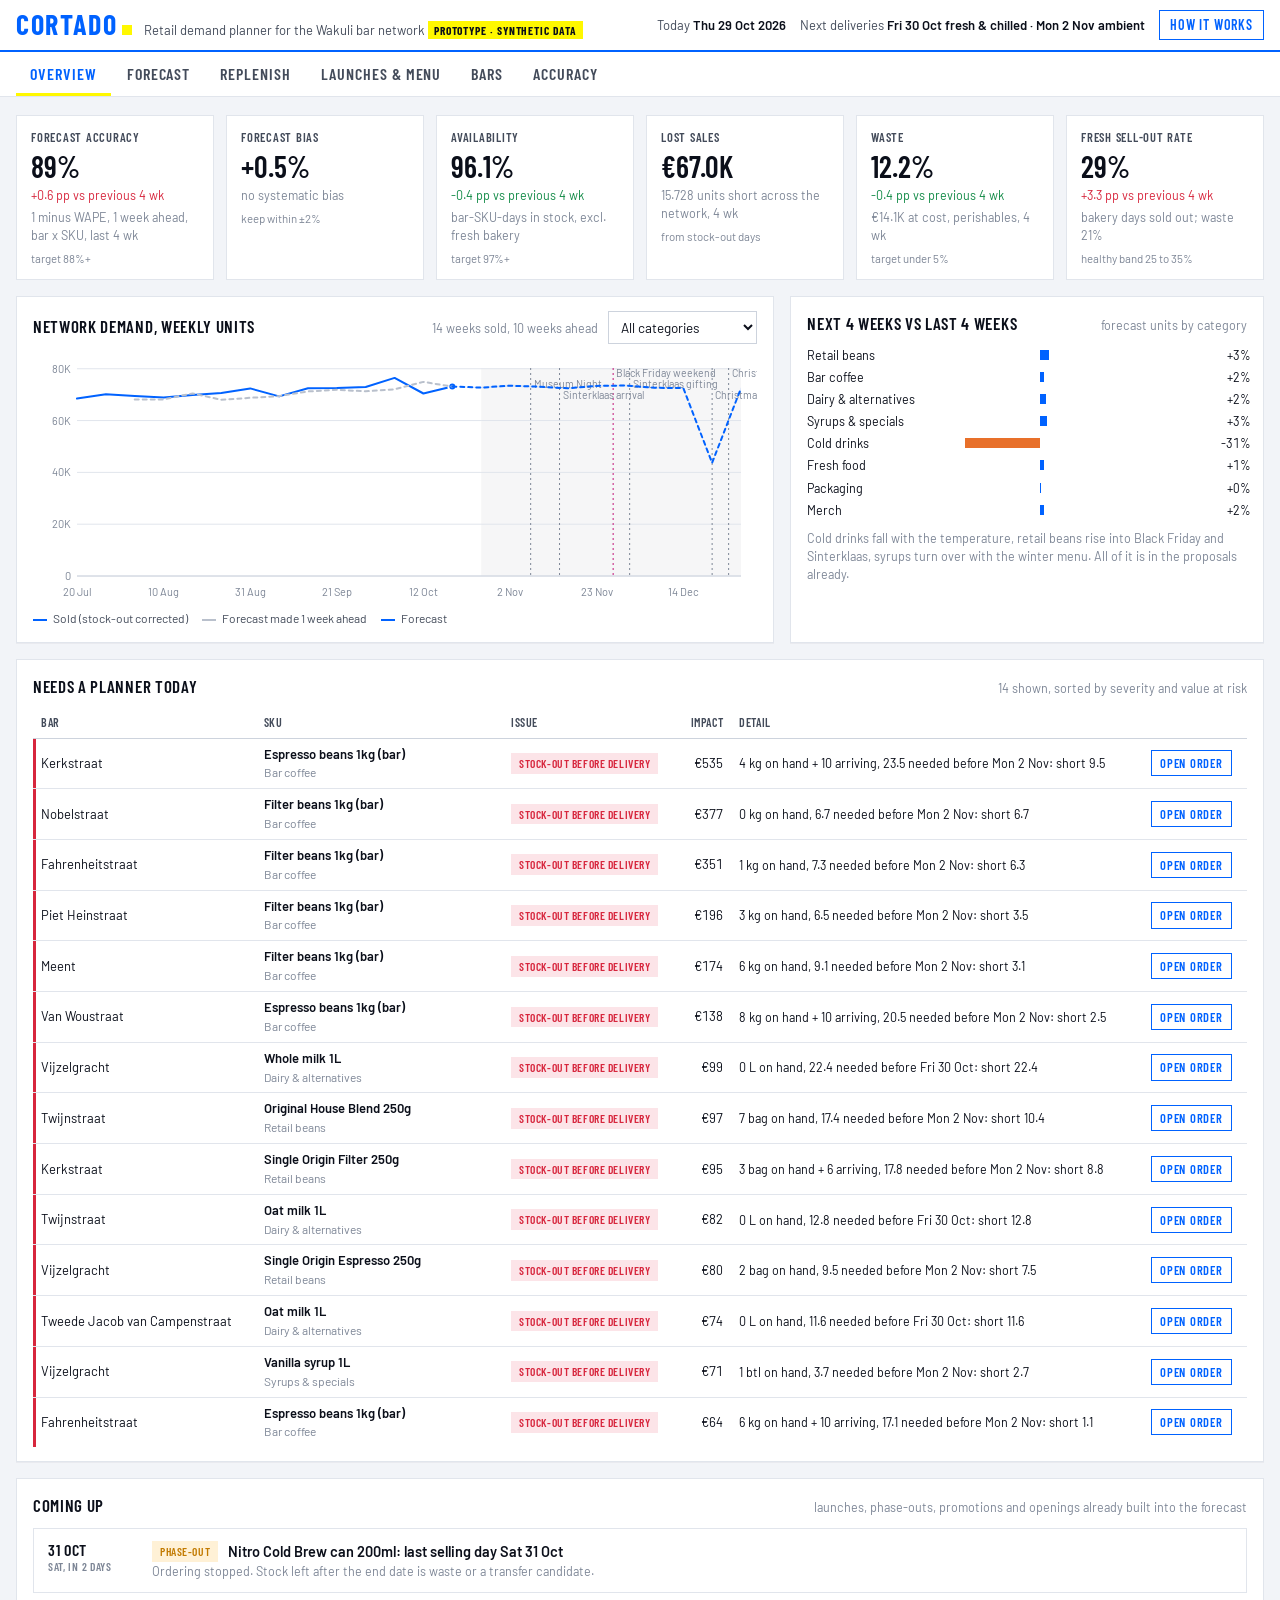
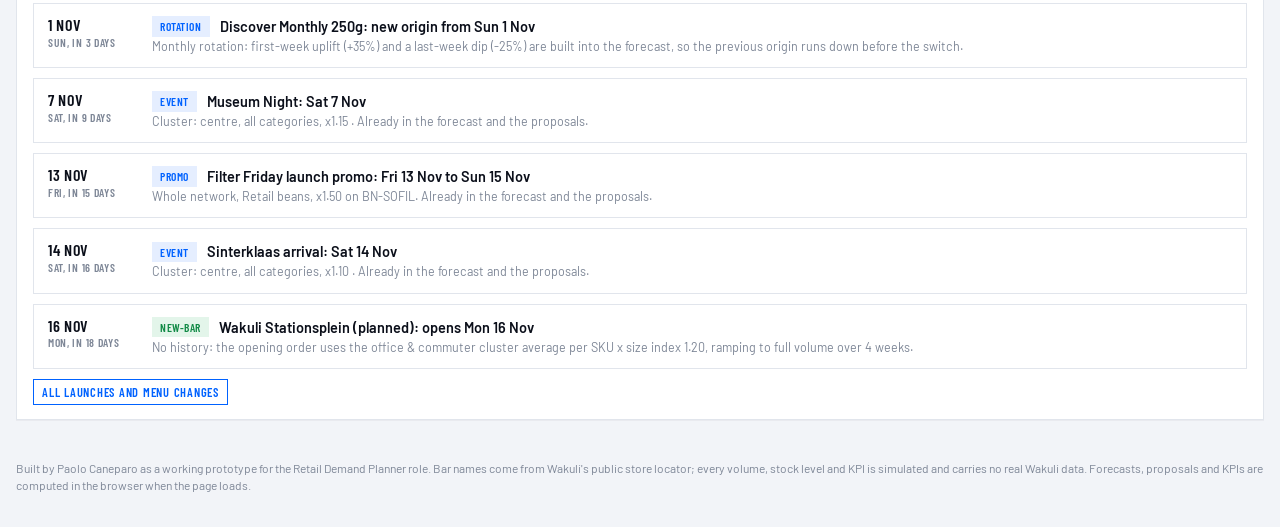
<file: index.html>
<!doctype html>
<html lang="en">
<head>
<meta charset="utf-8">
<meta name="viewport" content="width=device-width, initial-scale=1, viewport-fit=cover">
<meta name="color-scheme" content="light dark">
<style>:root{padding-top:env(safe-area-inset-top,0px);padding-bottom:env(safe-area-inset-bottom,0px)}img{max-width:100%}[hidden]{display:none!important}</style>
<title>Cortado Planner</title>
<meta name="claude:viewport-fit-sides" content="cover">
<link rel="preconnect" href="https://fonts.googleapis.com"><link rel="preconnect" href="https://fonts.gstatic.com" crossorigin>
<link rel="stylesheet" href="https://fonts.googleapis.com/css2?family=Barlow+Condensed:wght@600;700&family=Barlow:wght@400;500;600&display=swap">
<style>
/* Layout: a white working surface on a cool grey plane, square corners, condensed caps for labels (Wakuli's own visual grammar), blue as the single accent, yellow only where the planner acts. */
:root{
  --bg:#F2F4F8; --surface:#FFFFFF; --surface-2:#F7F8FB; --ink:#0B0F1A; --ink-2:#434B5A; --muted:#7D8696; --line:#E1E5EC; --line-2:#CDD3DD;
  --accent:#0062FF; --accent-ink:#FFFFFF; --accent-soft:#E5EEFF; --highlight:#FFF800; --highlight-ink:#0B0F1A; --sky:#83DDF6;
  --good:#118A46; --good-soft:#E3F5EA; --warn:#C27A00; --warn-soft:#FFF1D6; --crit:#D7263D; --crit-soft:#FCE4E8;
  --s1:#0062FF; --s2:#E8702A; --s3:#0E9F6E; --s4:#D98E04; --s5:#C2187A; --grey-series:#B9C0CC;
  --font-display:"Barlow Condensed","Arial Narrow","Helvetica Neue",Arial,sans-serif;
  --font-body:"Barlow","Helvetica Neue",Arial,sans-serif;
  --shadow:0 1px 0 rgba(11,15,26,.04);
}
@media (prefers-color-scheme: dark){:root:not([data-theme="light"]){
  --bg:#0E121B; --surface:#161B26; --surface-2:#1C2230; --ink:#EEF1F6; --ink-2:#C0C7D3; --muted:#8792A3; --line:#273040; --line-2:#36405A;
  --accent:#4D8DFF; --accent-ink:#0B0F1A; --accent-soft:#1A2B4D; --highlight:#FFF800; --highlight-ink:#0B0F1A; --sky:#4FB7D8;
  --good:#2FBF71; --good-soft:#14301F; --warn:#F2A71B; --warn-soft:#3A2B0E; --crit:#FF5A6E; --crit-soft:#3D161C;
  --s1:#4D8DFF; --s2:#D9641F; --s3:#0F9A66; --s4:#C98500; --s5:#C0267A; --grey-series:#4A5468; color-scheme:dark;}}
:root[data-theme="dark"]{
  --bg:#0E121B; --surface:#161B26; --surface-2:#1C2230; --ink:#EEF1F6; --ink-2:#C0C7D3; --muted:#8792A3; --line:#273040; --line-2:#36405A;
  --accent:#4D8DFF; --accent-ink:#0B0F1A; --accent-soft:#1A2B4D; --highlight:#FFF800; --highlight-ink:#0B0F1A; --sky:#4FB7D8;
  --good:#2FBF71; --good-soft:#14301F; --warn:#F2A71B; --warn-soft:#3A2B0E; --crit:#FF5A6E; --crit-soft:#3D161C;
  --s1:#4D8DFF; --s2:#D9641F; --s3:#0F9A66; --s4:#C98500; --s5:#C0267A; --grey-series:#4A5468; color-scheme:dark;}
*{box-sizing:border-box}
html,body{height:100%}
body{margin:0;background:var(--bg);color:var(--ink);font-family:var(--font-body);font-size:14px;line-height:1.45;-webkit-font-smoothing:antialiased}
body::before{content:"";position:fixed;inset:0 0 auto;height:env(safe-area-inset-top,0px);z-index:10;background:var(--surface)}
h1,h2,h3,h4{margin:0;font-family:var(--font-display);font-weight:600;letter-spacing:.01em;text-wrap:balance}
h2{font-size:22px;text-transform:uppercase;letter-spacing:.03em}
h3{font-size:17px;text-transform:uppercase;letter-spacing:.04em}
p{margin:0}
a{color:var(--accent)}
button,input,select{font:inherit;color:inherit}
.wrap{max-width:1320px;margin:0 auto;padding-left:max(16px,env(safe-area-inset-left,0px));padding-right:max(16px,env(safe-area-inset-right,0px))}
/* header */
.top{background:var(--surface);border-bottom:2px solid var(--accent);position:sticky;top:env(safe-area-inset-top,0px);z-index:9}
.top .wrap{display:flex;flex-wrap:wrap;align-items:center;gap:8px 24px;padding-block:10px}
.brand{display:flex;align-items:baseline;gap:12px;flex-wrap:wrap}
.logo{font-family:var(--font-display);font-weight:700;font-size:28px;letter-spacing:.06em;color:var(--accent);text-transform:uppercase;line-height:1}
.logo i{display:inline-block;width:10px;height:10px;background:var(--highlight);margin-left:4px;vertical-align:baseline}
.sub{color:var(--ink-2);font-size:13px}
.ctx{margin-left:auto;color:var(--ink-2);font-size:13px;display:flex;gap:14px;flex-wrap:wrap;align-items:center}
.ctx b{color:var(--ink);font-weight:600}
.ctx .doc{font-family:var(--font-display);text-transform:uppercase;letter-spacing:.06em;font-size:14px;font-weight:600;border:1.5px solid var(--accent);padding:4px 10px;text-decoration:none}
.tabs{background:var(--surface);border-bottom:1px solid var(--line)}
.tabs .wrap{display:flex;gap:2px;overflow-x:auto;scrollbar-width:none}
.tabs button{background:none;border:0;border-bottom:3px solid transparent;padding:10px 14px 8px;font-family:var(--font-display);font-size:16px;font-weight:600;text-transform:uppercase;letter-spacing:.06em;color:var(--ink-2);cursor:pointer;white-space:nowrap}
.tabs button:hover{color:var(--ink)}
.tabs button[aria-current="page"]{color:var(--accent);border-bottom-color:var(--highlight)}
.tabs button:focus-visible,button:focus-visible,select:focus-visible,input:focus-visible{outline:2px solid var(--accent);outline-offset:2px}
main.wrap{padding-block:18px 40px;display:grid;gap:16px}
footer.wrap{padding-block:0 32px;color:var(--muted);font-size:12px}
/* cards & grid */
.card{background:var(--surface);border:1px solid var(--line);box-shadow:var(--shadow);padding:14px 16px;min-width:0}
.card.flat{box-shadow:none}
.card-h{display:flex;align-items:baseline;justify-content:space-between;gap:12px;flex-wrap:wrap;margin-bottom:10px}
.card-h .hint{color:var(--muted);font-size:12.5px}
.grid{display:grid;gap:16px}
.g2{grid-template-columns:minmax(0,1.6fr) minmax(0,1fr)}
.g2e{grid-template-columns:repeat(2,minmax(0,1fr))}
.g3{grid-template-columns:repeat(3,minmax(0,1fr))}
.g2b{grid-template-columns:minmax(0,1fr) minmax(0,1.05fr)}
.g2d{grid-template-columns:repeat(2,minmax(0,1fr))}
.kpis{display:grid;grid-template-columns:repeat(6,minmax(0,1fr));gap:12px}
.kpi{background:var(--surface);border:1px solid var(--line);padding:12px 14px;min-width:0;display:flex;flex-direction:column;gap:4px}
.kpi .l{font-family:var(--font-display);text-transform:uppercase;letter-spacing:.06em;font-size:12.5px;color:var(--ink-2);font-weight:600}
.kpi .v{font-size:30px;font-weight:600;line-height:1.05;font-family:var(--font-display)}
.kpi .d{font-size:12.5px;color:var(--muted)}
.kpi .d.good{color:var(--good)} .kpi .d.bad{color:var(--crit)}
.kpi .tgt{display:inline-block;margin-top:2px;font-size:11.5px;color:var(--muted)}
.eyebrow{font-family:var(--font-display);text-transform:uppercase;letter-spacing:.08em;font-size:12.5px;color:var(--muted);font-weight:600}
/* controls */
.filters{display:flex;flex-wrap:wrap;gap:8px 14px;align-items:center}
.filters label{display:flex;align-items:center;gap:6px;font-size:13px;color:var(--ink-2)}
select,input[type=text],input[type=number],input[type=date],textarea{background:var(--surface);border:1.5px solid var(--line-2);border-radius:0;padding:6px 8px;font-size:13.5px;color:var(--ink);min-width:0}
select{padding-right:6px}
textarea{width:100%;font-family:inherit;resize:vertical}
.btn{background:var(--surface);border:1.5px solid var(--accent);color:var(--accent);padding:6px 12px;cursor:pointer;font-family:var(--font-display);text-transform:uppercase;letter-spacing:.06em;font-size:14px;font-weight:600;border-radius:0}
.btn:hover{background:var(--accent-soft)}
.btn.primary{background:var(--highlight);color:var(--highlight-ink);border-color:var(--highlight-ink)}
.btn.primary:hover{filter:brightness(.96)}
.btn.sm{font-size:12.5px;padding:3px 8px}
.btn.ghost{border-color:var(--line-2);color:var(--ink-2)}
.seg{display:inline-flex;border:1.5px solid var(--line-2)}
.seg button{background:none;border:0;padding:5px 10px;cursor:pointer;font-size:13px;color:var(--ink-2)}
.seg button[aria-pressed="true"]{background:var(--accent);color:var(--accent-ink)}
.toggle{display:inline-flex;align-items:center;gap:6px;font-size:13px;color:var(--ink-2);cursor:pointer}
/* tables */
.scroll{overflow-x:auto;min-width:0}
table.data{border-collapse:collapse;width:100%;font-size:13px}
table.data th{font-family:var(--font-display);text-transform:uppercase;letter-spacing:.05em;font-size:12px;color:var(--ink-2);text-align:left;padding:6px 8px;border-bottom:1.5px solid var(--line-2);white-space:nowrap;font-weight:600}
table.data td{padding:6px 8px;border-bottom:1px solid var(--line);vertical-align:middle}
table.data tr:last-child td{border-bottom:0}
table.data .num,table.data td.num,table.data th.num{text-align:right;font-variant-numeric:tabular-nums}
table.data tr.click{cursor:pointer} table.data tr.click:hover td{background:var(--surface-2)}
table.data tr.sel td{background:var(--accent-soft)}
table.data.compact td,table.data.compact th{padding:4px 6px;font-size:12.5px}
table.data input.qty{width:68px;text-align:right;padding:3px 6px;font-variant-numeric:tabular-nums}
table.data input.qty.changed{border-color:var(--accent);background:var(--accent-soft)}
td.sku{min-width:230px} td.sku b{display:block;font-weight:600} td.sku span{color:var(--muted);font-size:12px}
td.nw{white-space:nowrap} .pills{min-width:150px}
tr.crit td:first-child{box-shadow:inset 3px 0 0 var(--crit)} tr.warn td:first-child{box-shadow:inset 3px 0 0 var(--warn)}
.pill{display:inline-block;padding:1px 7px;font-size:11.5px;font-family:var(--font-display);text-transform:uppercase;letter-spacing:.05em;font-weight:600;border:1px solid transparent;white-space:nowrap}
.pill.crit{background:var(--crit-soft);color:var(--crit)} .pill.warn{background:var(--warn-soft);color:var(--warn)} .pill.good{background:var(--good-soft);color:var(--good)} .pill.info{background:var(--accent-soft);color:var(--accent)} .pill.neutral{background:var(--surface-2);color:var(--ink-2);border-color:var(--line)}
.pills{display:flex;gap:4px;flex-wrap:wrap}
/* heatmap table */
table.heat{border-collapse:separate;border-spacing:2px;font-size:12.5px}
table.heat th{font-family:var(--font-display);text-transform:uppercase;letter-spacing:.04em;font-size:11.5px;color:var(--ink-2);text-align:left;padding:4px 6px;white-space:nowrap;font-weight:600}
table.heat thead th{text-align:center;vertical-align:bottom}
table.heat td{padding:5px 6px;text-align:right;font-variant-numeric:tabular-nums;background:color-mix(in oklab,var(--accent) calc(var(--p)*78%),var(--surface));color:var(--ink);min-width:54px}
table.heat td.deep{color:#fff}
table.heat td.na{background:var(--surface-2);color:var(--muted);text-align:center}
table.heat td.click{cursor:pointer}
/* charts */
.chart{position:relative;min-width:0}
.chart svg{display:block;max-width:100%;font-family:var(--font-body)}
.chart .grid{stroke:var(--line);stroke-width:1} .chart .axis{stroke:var(--line-2);stroke-width:1}
.chart .ax{fill:var(--muted);font-size:11px} .chart .lbl{fill:var(--ink-2);font-size:12px} .chart .val{fill:var(--ink-2);font-size:11px;font-variant-numeric:tabular-nums}
.chart .mk{fill:var(--muted);font-size:10.5px}
.chart .ln{fill:none;stroke-width:2;stroke-linejoin:round;stroke-linecap:round} .chart .ln.dashed{stroke-dasharray:4 4}
.chart .band{fill-opacity:.12;stroke:none}
.chart .dot{stroke:var(--surface);stroke-width:2} .chart .dot.dim{opacity:.45}
.chart .bar{shape-rendering:crispEdges} .chart .bar:hover{filter:brightness(1.12)}
.chart .future{fill:var(--ink);fill-opacity:.035}
.chart .marker{stroke:var(--muted);stroke-width:1;stroke-dasharray:2 3} .chart .marker.promo{stroke:var(--s5)} .chart .marker.launch{stroke:var(--s3)}
.chart .cross{stroke:var(--ink-2);stroke-width:1}
.tip{position:absolute;background:var(--ink);color:var(--surface);padding:7px 9px;font-size:12px;pointer-events:none;z-index:5;min-width:120px;box-shadow:0 4px 14px rgba(0,0,0,.25)}
.tip .tip-h{font-weight:600;margin-bottom:3px;opacity:.85}
.tip .tip-r{display:flex;align-items:center;gap:6px;white-space:nowrap} .tip .tip-r i{display:inline-block;width:12px;height:2px} .tip .tip-r b{font-weight:600;font-variant-numeric:tabular-nums} .tip .tip-r span{opacity:.8}
.tip .tip-s{opacity:.7;font-size:11px}
.legend{display:flex;flex-wrap:wrap;gap:4px 14px;margin-top:6px;font-size:12px;color:var(--ink-2)}
.legend i{display:inline-block;width:14px;height:2px;vertical-align:middle;margin-right:6px} .legend i.sq{height:10px;width:10px} .legend i.dashed{background:repeating-linear-gradient(90deg,currentColor 0 3px,transparent 3px 6px)}
.spark .spark-fill{fill-opacity:.12} .spark .spark-ln{fill:none;stroke-width:1.5}
/* misc */
.stack{display:grid;gap:10px}
.row{display:flex;gap:10px;flex-wrap:wrap;align-items:center}
.muted{color:var(--muted)} .small{font-size:12.5px} .num{font-variant-numeric:tabular-nums}
.kv{display:grid;grid-template-columns:auto 1fr;gap:4px 12px;font-size:13px} .kv dt{color:var(--muted)} .kv dd{margin:0;font-variant-numeric:tabular-nums}
.note{background:var(--surface-2);border-left:3px solid var(--accent);padding:8px 10px;font-size:13px;color:var(--ink-2)}
.timeline{display:grid;gap:10px}
.tl{display:grid;grid-template-columns:92px 1fr;gap:12px;border:1px solid var(--line);background:var(--surface);padding:12px 14px}
.tl .when{font-family:var(--font-display);font-size:16px;font-weight:600;text-transform:uppercase;letter-spacing:.04em;line-height:1.1}
.tl .when small{display:block;font-size:11.5px;color:var(--muted);letter-spacing:.06em;margin-top:2px}
.tl .ttl{font-weight:600;font-size:14.5px}
.tl details{margin-top:8px} .tl summary{cursor:pointer;color:var(--accent);font-size:13px}
.ovr-list{display:grid;gap:6px;font-size:13px} .ovr-list div{border:1px solid var(--line);padding:6px 8px;display:flex;gap:10px;flex-wrap:wrap;align-items:center}
.loading{padding:40px;text-align:center;color:var(--muted)}
.badge-proto{font-family:var(--font-display);text-transform:uppercase;letter-spacing:.08em;font-size:11.5px;background:var(--highlight);color:var(--highlight-ink);padding:2px 6px;font-weight:700}
.dowbar{display:grid;grid-template-columns:repeat(7,1fr);gap:4px;align-items:end;height:56px}
.dowbar div{background:var(--accent);position:relative} .dowbar div span{position:absolute;top:100%;left:0;right:0;text-align:center;font-size:10.5px;color:var(--muted);margin-top:2px}
.dowbar{margin-bottom:18px}
.mini-bars{display:grid;gap:4px;font-size:12.5px} .mini-bars div{display:grid;grid-template-columns:150px 1fr 56px;gap:8px;align-items:center} .mini-bars i{display:block;height:10px;background:var(--grey-series)} .mini-bars .best i{background:var(--accent)} .mini-bars span{text-align:right;font-variant-numeric:tabular-nums}
@media (max-width:980px){.kpis{grid-template-columns:repeat(3,minmax(0,1fr))}.g2,.g2e,.g3,.g2b{grid-template-columns:1fr}}
@media (max-width:640px){.g2d{grid-template-columns:1fr}}
@media (max-width:560px){.kpis{grid-template-columns:repeat(2,minmax(0,1fr))}.kpi .v{font-size:24px}.tl{grid-template-columns:1fr}.mini-bars div{grid-template-columns:110px 1fr 50px}}
@media (prefers-reduced-motion:reduce){*{transition:none!important;animation:none!important}}
</style>
</head>
<body>
<header class="top"><div class="wrap">
  <div class="brand"><span class="logo">Cortado<i></i></span><span class="sub">Retail demand planner for the Wakuli bar network <span class="badge-proto">prototype · synthetic data</span></span></div>
  <div class="ctx"><span>Today <b id="ctx-today">…</b></span><span>Next deliveries <b id="ctx-deliv">…</b></span><a class="doc" href="how-it-works.html">How it works</a></div>
</div></header>
<nav class="tabs" aria-label="Sections"><div class="wrap"></div></nav>
<main class="wrap" id="view"></main>
<footer class="wrap">Built by Paolo Caneparo as a working prototype for the Retail Demand Planner role. Bar names come from Wakuli's public store locator; every volume, stock level and KPI is simulated and carries no real Wakuli data. Forecasts, proposals and KPIs are computed in the browser when the page loads.</footer>
<script>
/* ============================================================
   Cortado - synthetic network data for the prototype
   Deterministic (seeded). Nothing here is real Wakuli data:
   bar names come from the public store locator, everything
   else (volumes, SKUs, stock, waste) is simulated.
   ============================================================ */
const DAY = 86400000;
function mulberry32(a){return function(){a|=0;a=a+0x6D2B79F5|0;let t=Math.imul(a^a>>>15,1|a);t=t+Math.imul(t^t>>>7,61|t)^t;return((t^t>>>14)>>>0)/4294967296;};}
const rnd = mulberry32(20261029);
function gauss(){let u=0,v=0;while(u===0)u=rnd();while(v===0)v=rnd();return Math.sqrt(-2*Math.log(u))*Math.cos(2*Math.PI*v);}
function clamp(x,a,b){return x<a?a:x>b?b:x;}

/* ---- calendar ---- */
const TODAY = Date.UTC(2026,9,29);               // Thu 29 Oct 2026, order day
const WEEKS_HIST = 78;                           // complete weeks of history
const H = WEEKS_HIST*7 + 3;                      // + Mon-Wed of the current week
const START = TODAY - H*DAY;                     // Mon 28 Apr 2025
const HORIZON = 70;                              // forecast days
function dateOf(d){return new Date(START + d*DAY);}
function dow(d){return d % 7;}                   // 0 = Mon ... 6 = Sun (START is a Monday)
function doy(d){const t=dateOf(d);const y=Date.UTC(t.getUTCFullYear(),0,1);return Math.floor((t.getTime()-y)/DAY);}
function ymd(d){return dateOf(d).toISOString().slice(0,10);}
function dayIndex(iso){return Math.round((Date.parse(iso+'T00:00:00Z')-START)/DAY);}
const DOW_NAMES=['Mon','Tue','Wed','Thu','Fri','Sat','Sun'];
const MONTHS=['Jan','Feb','Mar','Apr','May','Jun','Jul','Aug','Sep','Oct','Nov','Dec'];
function fmtDate(d){const t=dateOf(d);return `${DOW_NAMES[dow(d)]} ${t.getUTCDate()} ${MONTHS[t.getUTCMonth()]}`;}
function fmtShort(d){const t=dateOf(d);return `${t.getUTCDate()} ${MONTHS[t.getUTCMonth()]}`;}

/* Menu seasons (four menu changes a year) */
const MENU_SEASONS=[
  {key:'spring',name:'Spring menu',from:[2,2],to:[4,31]},
  {key:'summer',name:'Summer menu',from:[5,1],to:[8,27]},
  {key:'autumn',name:'Autumn menu',from:[8,28],to:[10,29]},
  {key:'winter',name:'Winter menu',from:[11,30],to:[2,1]},
];
function menuSeason(d){
  const t=dateOf(d), m=t.getUTCMonth(), day=t.getUTCDate();
  const v=m*100+day;
  if(v>=302&&v<=431)return 'spring';
  if(v>=501&&v<=827)return 'summer';
  if(v>=828&&v<=1029)return 'autumn';
  return 'winter';
}
function seasonStartDay(d){ // day index where the current menu season started
  let x=d; while(x>0 && menuSeason(x-1)===menuSeason(d)) x--; return x;
}
function seasonEndDay(d){ let x=d; while(menuSeason(x+1)===menuSeason(d)) x++; return x; }

/* ---- stores (bar names from the public locator; attributes simulated) ---- */
const CLUSTERS={
  centre:{name:'City centre',profile:[0.88,0.88,0.94,1.0,1.1,1.36,1.3]},
  neighbourhood:{name:'Neighbourhood',profile:[0.84,0.84,0.9,0.95,1.05,1.42,1.36]},
  office:{name:'Office & commuter',profile:[1.22,1.26,1.26,1.2,1.1,0.54,0.42]},
  student:{name:'Student',profile:[1.1,1.15,1.15,1.1,1.0,0.8,0.7]},
};
const STORE_DEFS=[
  ['Amstelveenseweg','neighbourhood',1.05,-1],
  ['Dijkmeerlaan','neighbourhood',0.7,H-63],
  ['Fahrenheitstraat','neighbourhood',0.9,-1],
  ['Haarlemmerplein','centre',1.35,-1,{satMarket:true}],
  ['Haarlemmerstraat','centre',1.2,-1],
  ['Jan Pieter Heijestraat','neighbourhood',1.1,-1],
  ['Kerkstraat','centre',1.3,-1],
  ['Koningstraat','centre',0.95,-1],
  ['Linnaeusstraat','neighbourhood',1.0,-1,{satMarket:true}],
  ['Lusthofstraat','neighbourhood',0.85,-1],
  ['Meent','centre',1.25,-1],
  ['Nobelstraat','student',1.15,-1],
  ['Piet Heinstraat','neighbourhood',0.9,-1],
  ['Stoeldraaierstraat','student',1.0,-1],
  ['Theresiastraat','office',0.95,-1],
  ['Tweede Jacob van Campenstraat','neighbourhood',1.15,-1],
  ['Twijnstraat','student',1.05,-1],
  ['Van Woustraat','neighbourhood',1.2,-1],
  ['Varkensmarkt','centre',0.9,-1],
  ['Vijzelgracht','office',1.4,-1],
  ['Visstraat','centre',0.8,H-140],
  ['Vos in Tuinstraat','centre',1.0,-1],
  ['Wagenaarstraat','neighbourhood',0.75,H-27],
  ['Ziekerstraat','centre',1.1,H-210],
  ['Stationsplein (planned)','office',1.2,H+18,{planned:true}],
];
const STORES=STORE_DEFS.map((s,i)=>({id:i,name:'Wakuli '+s[0],short:s[0],cluster:s[1],index:s[2],opened:s[3],flags:s[4]||{},
  profile:CLUSTERS[s[1]].profile}));

/* ---- SKUs ---- */
/* [id, name, category, unit, pack, shelfDays, baseDaily@index1, price, cost, opts] */
const SKU_DEFS=[
  ['BN-HOUSE','Original House Blend 250g','Retail beans','bag',6,42,4.5,9.3,3.9,{season:[0.18,355],trend:0.10,cv:0.35}],
  ['BN-POWER','Power House Blend 250g','Retail beans','bag',6,42,2.8,9.9,4.0,{season:[0.18,355],trend:0.05,cv:0.4}],
  ['BN-SOESP','Single Origin Espresso 250g','Retail beans','bag',6,42,2.2,10.7,4.4,{season:[0.15,355],cv:0.45}],
  ['BN-SOFIL','Single Origin Filter 250g','Retail beans','bag',6,42,2.0,10.7,4.4,{season:[0.15,355],trend:0.25,cv:0.45}],
  ['BN-DECAF','Single Origin Decaf 250g','Retail beans','bag',6,42,0.9,10.7,4.6,{cv:0.6}],
  ['BN-DISCO','Discover Monthly 250g','Retail beans','bag',6,42,1.8,10.9,4.6,{season:[0.15,355],cv:0.5,rotate:true}],
  ['BN-MICRO','Seasonal Microlot 250g','Retail beans','bag',6,42,0.5,16.7,7.5,{cv:0.8,season:[0.2,355]}],
  ['BN-DRIP','Microlot Drip Bag 5-pack','Retail beans','pack',10,120,0.6,7.5,3.1,{cv:0.7}],
  ['BC-ESP','Espresso beans 1kg (bar)','Bar coffee','kg',5,42,3.6,0,14,{weather:-0.004,trend:0.08,cv:0.15}],
  ['BC-FIL','Filter beans 1kg (bar)','Bar coffee','kg',5,42,1.4,0,14,{weather:-0.006,trend:0.15,cv:0.2}],
  ['BC-DEC','Decaf beans 1kg (bar)','Bar coffee','kg',5,42,0.5,0,15,{cv:0.3}],
  ['DA-MILK','Whole milk 1L','Dairy & alternatives','L',12,7,14,0,1.1,{weather:-0.004,cv:0.18}],
  ['DA-OAT','Oat milk 1L','Dairy & alternatives','L',6,180,11,0,1.6,{trend:0.22,cv:0.18}],
  ['DA-LFREE','Lactose-free milk 1L','Dairy & alternatives','L',6,7,1.5,0,1.4,{cv:0.4}],
  ['SY-VAN','Vanilla syrup 1L','Syrups & specials','btl',6,365,0.55,0,6.5,{cv:0.4}],
  ['SY-CAR','Caramel syrup 1L','Syrups & specials','btl',6,365,0.45,0,6.5,{cv:0.4}],
  ['SY-PUMP','Pumpkin spice syrup 1L','Syrups & specials','btl',6,365,0.7,0,7.0,{cv:0.4,window:['autumn']}],
  ['SY-MAPLE','Maple syrup 1L','Syrups & specials','btl',6,365,0.4,0,8.0,{cv:0.45,window:['autumn','winter']}],
  ['SY-SPEC','Speculaas syrup 1L','Syrups & specials','btl',6,365,0.6,0,7.0,{cv:0.4,window:['winter'],launch:'2026-11-30',analog:'SY-PUMP',analogRatio:0.85}],
  ['SP-CHAI','Chai concentrate 1L','Syrups & specials','btl',6,120,0.8,0,5.5,{weather:-0.01,cv:0.35}],
  ['SP-MATCHA','Matcha 100g','Syrups & specials','tin',6,365,0.3,0,9.0,{trend:0.4,cv:0.5}],
  ['CD-NITRO','Nitro Cold Brew can 200ml','Cold drinks','can',24,180,5,3.6,1.3,{weather:0.05,season:[0.5,200],cv:0.4,end:'2026-10-31'}],
  ['CD-SPRITZ','Grapefruit Cold Brew Spritz can','Cold drinks','can',24,180,3,3.9,1.4,{weather:0.06,season:[0.6,200],cv:0.45}],
  ['CD-KEG','Cold brew keg 5L','Cold drinks','keg',1,21,0.5,0,22,{weather:0.07,season:[0.7,200],cv:0.5}],
  ['CD-WATER','Sparkling water 330ml','Cold drinks','btl',24,365,6,2.5,0.5,{weather:0.03,season:[0.3,200],cv:0.3}],
  ['CD-OJ','Orange juice 250ml','Cold drinks','btl',12,10,4,3.5,1.2,{weather:0.02,cv:0.35}],
  ['FF-CROIS','Butter croissant','Fresh food','pc',12,1,22,3.2,0.9,{weekend:1.3,cv:0.22}],
  ['FF-PAC','Pain au chocolat','Fresh food','pc',12,1,16,3.5,1.0,{weekend:1.3,cv:0.22}],
  ['FF-CINN','Cinnamon bun','Fresh food','pc',8,1,12,3.9,1.1,{weekend:1.4,cv:0.25}],
  ['FF-BANANA','Banana bread slice','Fresh food','pc',10,3,10,3.5,0.9,{cv:0.24}],
  ['FF-COOKIE','Chocolate chip cookie','Fresh food','pc',12,5,9,2.8,0.7,{cv:0.35}],
  ['FF-GRAN','Granola yoghurt pot','Fresh food','pc',6,3,6,4.5,1.6,{weekend:0.7,cv:0.4}],
  ['PK-CUP8','Takeaway cup 8oz','Packaging','pc',500,9999,60,0,0.09,{cv:0.1}],
  ['PK-CUP12','Takeaway cup 12oz','Packaging','pc',500,9999,45,0,0.11,{weather:0.01,cv:0.1}],
  ['PK-LID','Lid 80mm','Packaging','pc',1000,9999,105,0,0.03,{cv:0.1}],
  ['PK-NAP','Napkins (pack of 250)','Packaging','pack',8,9999,0.9,0,2.1,{cv:0.3}],
  ['PK-FILT','Filter papers (box of 100)','Packaging','box',6,9999,0.35,0,5.5,{cv:0.4}],
  ['PK-BAG','Takeaway paper bag','Packaging','pc',250,9999,30,0,0.06,{cv:0.15}],
  ['MR-TIN','Wakuli coffee tin','Merch','pc',6,9999,0.15,10,3.5,{season:[0.5,355],cv:1.2,intermittent:true}],
  ['MR-CUP','Acme x Wakuli cup','Merch','pc',6,9999,0.2,11,4.0,{season:[0.4,355],cv:1.2,intermittent:true}],
  ['MR-GIFT','Giftcard (physical)','Merch','pc',10,9999,0.25,10,0.5,{season:[0.9,355],cv:1.2,intermittent:true}],
];
const CATEGORIES=['Retail beans','Bar coffee','Dairy & alternatives','Syrups & specials','Cold drinks','Fresh food','Packaging','Merch'];
const CAT_META={
  'Retail beans':{type:'CPG',group:'ambient',service:0.97},
  'Bar coffee':{type:'ingredient',group:'ambient',service:0.98},
  'Dairy & alternatives':{type:'ingredient',group:'chilled',service:0.96},
  'Syrups & specials':{type:'ingredient',group:'ambient',service:0.95},
  'Cold drinks':{type:'CPG',group:'chilled',service:0.93},
  'Fresh food':{type:'fresh',group:'daily',service:0.90},
  'Packaging':{type:'non-CPG',group:'ambient',service:0.99},
  'Merch':{type:'non-CPG',group:'ambient',service:0.90},
};
const SKUS=SKU_DEFS.map((s,i)=>{const o=s[9]||{};return {idx:i,id:s[0],name:s[1],cat:s[2],unit:s[3],pack:s[4],shelf:s[5],base:s[6],price:s[7],cost:s[8],
  rev: s[7]>0 ? s[7] : s[8]*4,   // revenue proxy: ingredients drive drink revenue (4x cost)
  season:o.season||null,trend:o.trend||0,cv:o.cv||0.3,weather:o.weather||0,weekend:o.weekend||1,window:o.window||null,
  launch:o.launch?dayIndex(o.launch):null,end:o.end?dayIndex(o.end):null,analog:o.analog||null,analogRatio:o.analogRatio||1,
  rotate:!!o.rotate,intermittent:!!o.intermittent,
  group: s[5]<=1 ? 'daily' : CAT_META[s[2]].group,
  type: CAT_META[s[2]].type, service: CAT_META[s[2]].service};});
const SKU_BY_ID=Object.fromEntries(SKUS.map(s=>[s.id,s]));

/* Delivery schedule from the Amsterdam hub (day-of-week lists, 0 = Mon). Orders close the day before delivery. */
const DELIVERY={ambient:[0,3],chilled:[0,2,4],daily:[0,1,2,3,4,5,6]};
function isDeliveryDay(group,d){return DELIVERY[group].includes(dow(d));}
function nextDelivery(group,fromDay){let d=fromDay;while(!isDeliveryDay(group,d))d++;return d;}

/* ---- weather: daily mean temperature, NL-like climatology with AR(1) noise ---- */
const TEMP=new Float32Array(H+HORIZON);
{let e=0;for(let d=0;d<H+HORIZON;d++){e=0.72*e+2.4*gauss();TEMP[d]=10.6+8.4*Math.cos(2*Math.PI*(doy(d)-200)/365)+e;}}
function climTemp(d){return 10.6+8.4*Math.cos(2*Math.PI*(doy(d)-200)/365);}
/* Weather forecast feed (mock): the next 10 days are "known", beyond that climatology */
function tempForecast(d){return d<H+10?TEMP[d]:climTemp(d);}

/* ---- events & promotions (known in advance, so the forecast can use them) ---- */
/* scope: 'network' | 'cluster:<key>' | 'store:<id>' ; cats: array or null (all) ; mult */
function yearly(name,m,d1,d2,scope,cats,mult,kind){const out=[];for(const y of [2025,2026]){out.push({name,from:Date.UTC(y,m,d1),to:Date.UTC(y,m,d2),scope,cats,mult,kind:kind||'event'});}return out;}
const EVENT_DEFS=[
  ...yearly("King's Day",3,27,27,'cluster:centre',['Bar coffee','Dairy & alternatives','Cold drinks','Fresh food','Packaging','Syrups & specials'],1.5),
  ...yearly("King's Day",3,27,27,'cluster:office',null,0.3),
  ...yearly("King's Day",3,27,27,'network',['Retail beans','Merch'],0.6),
  ...yearly('Summer holidays',6,18,8,'cluster:office',null,0.8),
  ...yearly('Summer holidays',6,18,8,'cluster:student',null,0.72),
  ...yearly('Summer holidays',6,18,8,'cluster:centre',null,1.08),
  {name:'Pride weekend',from:Date.UTC(2025,7,2),to:Date.UTC(2025,7,3),scope:'cluster:centre',cats:null,mult:1.3},
  {name:'Pride weekend',from:Date.UTC(2026,7,1),to:Date.UTC(2026,7,2),scope:'cluster:centre',cats:null,mult:1.3},
  {name:'Marathon Sunday',from:Date.UTC(2025,9,19),to:Date.UTC(2025,9,19),scope:'cluster:centre',cats:null,mult:1.25},
  {name:'Marathon Sunday',from:Date.UTC(2026,9,18),to:Date.UTC(2026,9,18),scope:'cluster:centre',cats:null,mult:1.25},
  {name:'Black Friday weekend',from:Date.UTC(2025,10,28),to:Date.UTC(2025,11,1),scope:'network',cats:['Retail beans'],mult:1.6,kind:'promo'},
  {name:'Black Friday weekend',from:Date.UTC(2025,10,28),to:Date.UTC(2025,11,1),scope:'network',cats:['Merch'],mult:1.5,kind:'promo'},
  {name:'Black Friday weekend',from:Date.UTC(2026,10,27),to:Date.UTC(2026,10,30),scope:'network',cats:['Retail beans'],mult:1.6,kind:'promo'},
  {name:'Black Friday weekend',from:Date.UTC(2026,10,27),to:Date.UTC(2026,10,30),scope:'network',cats:['Merch'],mult:1.5,kind:'promo'},
  ...yearly('Sinterklaas gifting',11,1,5,'network',['Retail beans','Merch'],1.25),
  ...yearly('Christmas week',11,21,27,'network',['Bar coffee','Dairy & alternatives','Fresh food','Packaging','Syrups & specials','Cold drinks'],0.75),
  ...yearly('Christmas week',11,21,24,'network',['Retail beans','Merch'],1.35),
  ...yearly('Christmas days (reduced hours)',11,25,26,'network',null,0.3),
  ...yearly('New Year',0,1,1,'network',null,0.4),
  ...yearly('Exam weeks',0,12,23,'cluster:student',null,1.15),
  ...yearly('Exam weeks',5,8,19,'cluster:student',null,1.15),
  {name:'Introduction week',from:Date.UTC(2025,7,18),to:Date.UTC(2025,7,22),scope:'cluster:student',cats:null,mult:1.3},
  {name:'Introduction week',from:Date.UTC(2026,7,17),to:Date.UTC(2026,7,21),scope:'cluster:student',cats:null,mult:1.3},
  {name:'Rotterdam Marathon',from:Date.UTC(2026,3,12),to:Date.UTC(2026,3,12),scope:'store:10',cats:null,mult:1.3},
  {name:'Oat milk at no extra charge',from:Date.UTC(2026,2,9),to:Date.UTC(2026,2,15),scope:'network',cats:['Dairy & alternatives'],mult:1.25,kind:'promo',skus:['DA-OAT'],skuMult:1.45},
  {name:'2 bags for 17 promo',from:Date.UTC(2026,8,14),to:Date.UTC(2026,8,27),scope:'network',cats:['Retail beans'],mult:1.35,kind:'promo'},
  {name:'Museum Night',from:Date.UTC(2026,10,7),to:Date.UTC(2026,10,7),scope:'cluster:centre',cats:null,mult:1.15},
  {name:'Sinterklaas arrival',from:Date.UTC(2026,10,14),to:Date.UTC(2026,10,14),scope:'cluster:centre',cats:null,mult:1.1},
  {name:'Filter Friday launch promo',from:Date.UTC(2026,10,13),to:Date.UTC(2026,10,15),scope:'network',cats:['Retail beans'],mult:1.0,kind:'promo',skus:['BN-SOFIL'],skuMult:1.5},
];
const EVENTS=EVENT_DEFS.map((e,i)=>({...e,id:i,fromDay:Math.round((e.from-START)/DAY),toDay:Math.round((e.to-START)/DAY)}));
function eventApplies(e,store,sku){
  if(e.scope!=='network'){const [k,v]=e.scope.split(':');if(k==='cluster'&&store.cluster!==v)return false;if(k==='store'&&String(store.id)!==v)return false;}
  if(e.skus){return e.skus.includes(sku.id)?true:(e.cats?e.cats.includes(sku.cat)&&e.mult!==1:false);}
  if(e.cats&&!e.cats.includes(sku.cat))return false;
  return true;
}
function eventMult(e,sku){return (e.skus&&e.skus.includes(sku.id))?e.skuMult:e.mult;}
/* multiplier of all known events on day d for (store, sku), plus list of names */
function knownFactors(store,sku,d){
  let m=1;const names=[];
  for(const e of EVENTS){if(d>=e.fromDay&&d<=e.toDay&&eventApplies(e,store,sku)){m*=eventMult(e,sku);names.push(e.name);}}
  if(store.flags.satMarket&&dow(d)===5){m*=1.15;names.push('Saturday market');}
  return {m,names};
}

/* ---- lifecycle: is the SKU on the menu on day d, and any launch / phase-out ramp ---- */
function lifecycleMult(sku,d){
  if(sku.launch!=null&&d<sku.launch)return 0;
  if(sku.end!=null&&d>sku.end)return 0;
  let m=1;
  if(sku.window){
    const s=menuSeason(d);
    if(!sku.window.includes(s))return 0;
    const ss=seasonStartDay(d), se=seasonEndDay(d);
    if(d-ss<7)m*=0.55+0.45*((d-ss)/7);           // ramp-up in the first week of the menu
    if(se-d<7&&!sku.window.includes(menuSeason(se+1)))m*=0.8; // tail in the last week before phase-out
  }
  if(sku.launch!=null){const k=d-sku.launch;if(k<21)m*=0.6+0.4*(k/21);}
  if(sku.rotate){const t=dateOf(d).getUTCDate();if(t<=7)m*=1.35;else if(t>=26)m*=0.75;}
  return m;
}
function seasonMult(sku,d){return sku.season?1+sku.season[0]*Math.cos(2*Math.PI*(doy(d)-sku.season[1])/365):1;}
function trendMult(sku,d){return Math.pow(1+sku.trend,(d-H)/365);}
function weatherMult(sku,temp){return sku.weather?clamp(1+sku.weather*(temp-15),0.5,2.2):1;}
function storeRamp(store,d){if(store.opened<0)return 1;const k=d-store.opened;if(k<0)return 0;return k<28?0.65+0.35*(k/28):1;}

/* unexplained week-to-week variation (what makes forecasting hard): a store-level and a SKU-level weekly shock */
const SHOCK_S=[],SHOCK_K=[];const NWK=Math.ceil((H+HORIZON)/7)+1;
for(let s=0;s<STORE_DEFS.length;s++){const a=new Float32Array(NWK);let e=0;for(let w=0;w<NWK;w++){e=0.5*e+0.07*gauss();a[w]=Math.exp(e);}SHOCK_S.push(a);}
for(let k=0;k<SKU_DEFS.length;k++){const a=new Float32Array(NWK);let e=0;for(let w=0;w<NWK;w++){e=0.4*e+0.06*gauss();a[w]=Math.exp(e);}SHOCK_K.push(a);}
/* ordering habits differ per bar: some lead baristas over-order, some under-order */
const STORE_BIAS=STORE_DEFS.map(()=>clamp(1+0.14*gauss(),0.8,1.3));

/* expected demand (no noise) for a day: the generating process. The forecast engine never sees this. */
function trueDemand(store,sku,d,temp){
  const lc=lifecycleMult(sku,d); if(lc===0)return 0;
  let mu=sku.base*store.index*store.profile[dow(d)]*lc*seasonMult(sku,d)*trendMult(sku,d)*weatherMult(sku,temp)*storeRamp(store,d);
  if(sku.weekend!==1&&dow(d)>=5)mu*=sku.weekend;
  mu*=knownFactors(store,sku,d).m;
  return mu;
}

/* ---- simulate the current (manual) ordering process to get sales, stock, waste, OOS ---- */
const NS=STORES.length, NK=SKUS.length;
const SER=[]; // SER[s][k] = {sales, demand, stock, waste, oos, received, lots, onOrder}
function sampleDemand(mu,sku){
  if(mu<=0)return 0;
  if(sku.intermittent){ // lumpy: Bernoulli x size
    const p=Math.min(0.9,mu/1.2); return rnd()<p?Math.max(1,Math.round(1.2*(1+0.8*Math.abs(gauss())))):0;
  }
  const x=mu*Math.max(0,1+sku.cv*gauss());
  return Math.round(x+ (rnd()<(x-Math.floor(x))?0.5:0)); // stochastic rounding-ish
}
function simulate(){
  for(let s=0;s<NS;s++){
    SER[s]=[];const store=STORES[s];
    for(let k=0;k<NK;k++){
      const sku=SKUS[k];
      const sales=new Float32Array(H).fill(NaN), demand=new Float32Array(H).fill(NaN), stock=new Float32Array(H).fill(NaN),
            waste=new Float32Array(H).fill(0), oos=new Uint8Array(H), received=new Float32Array(H).fill(0);
      let lots=[]; let onOrder=[]; // lots: {qty, exp}, onOrder: {qty, arrive}
      const onHand=()=>lots.reduce((a,l)=>a+l.qty,0);
      const open=store.opened<0?0:store.opened;
      for(let d=open;d<H;d++){
        // receive (a lot expires at the close of its last selling day)
        for(let i=onOrder.length-1;i>=0;i--){if(onOrder[i].arrive<=d){lots.push({qty:onOrder[i].qty,exp:d+sku.shelf-1});received[d]+=onOrder[i].qty;onOrder.splice(i,1);}}
        // manual ordering (the as-is process), the day before a delivery day
        if(isDeliveryDay(sku.group,d+1)&&(sku.launch==null||d+1>=sku.launch)&&(sku.end==null||d+1<=sku.end)&&(!sku.window||sku.window.includes(menuSeason(d+1)))){
          let nxt=nextDelivery(sku.group,d+2); const R=nxt-(d+1); // days the delivery must cover
          // the lead barista's estimate: last week's sales, anchored on a gut feel of what the bar normally sells
          const gut=sku.base*store.index*0.9*storeRamp(store,d+1);
          let est;
          let sum=0,n=0,mx=0,anyOos=false,activeDays=0;
          for(let j=1;j<=7;j++){const v=sales[d-j];if(v===v&&lifecycleMult(sku,d-j)>0){activeDays++;sum+=oos[d-j]?Math.max(v,mx)*1.15:v;n++;mx=Math.max(mx,v);if(oos[d-j])anyOos=true;}}
          if(activeDays<4||d-open<7){est=gut;}
          else{est=0.75*(sum/n)+0.25*gut;if(anyOos)est*=1.15;
            if(sku.shelf<=1){const ld=sales[d+1-7];const gutNext=sku.base*store.index*store.profile[dow(d+1)]*(sku.weekend!==1&&dow(d+1)>=5?sku.weekend:1)*0.95*storeRamp(store,d+1);
              est=ld===ld?0.6*ld*(oos[d+1-7]?1.3:1)+0.4*gutNext:gutNext;}}
          const fresh=sku.shelf<=3;
          let target=est*(fresh?R:R+1)*(fresh?1.15:1.2)*(fresh?Math.sqrt(STORE_BIAS[s]):STORE_BIAS[s])*clamp(1+(fresh?0.1:0.2)*gauss(),0.5,1.8);
          if(rnd()<0.04)target=0;                                            // forgot to order
          const validNext=lots.filter(l=>l.exp>=d+1).reduce((a,l)=>a+l.qty,0);   // stock that will still be sellable tomorrow
          let q=Math.max(0,target-validNext-onOrder.reduce((a,o)=>a+o.qty,0));
          q=Math.ceil(q/sku.pack)*sku.pack;
          if(q>0)onOrder.push({qty:q,arrive:d+1});
        }
        // demand & sales
        const w7=Math.floor(d/7);
        const mu=trueDemand(store,sku,d,TEMP[d])*SHOCK_S[s][w7]*SHOCK_K[k][w7]; const dem=sampleDemand(mu,sku);
        let rem=dem; lots.sort((a,b)=>a.exp-b.exp);
        for(const l of lots){const t=Math.min(l.qty,rem);l.qty-=t;rem-=t;if(rem===0)break;}
        lots=lots.filter(l=>l.qty>0);
        const sold=dem-rem;
        // expire at close
        let w=0; lots=lots.filter(l=>{if(l.exp<=d){w+=l.qty;return false;}return true;});
        sales[d]=sold;demand[d]=dem;stock[d]=onHand();waste[d]=w;oos[d]=rem>0?1:0;
      }
      SER[s][k]={sales,demand,stock,waste,oos,received,lots,onOrder};
    }
  }
}
simulate();

/* ---- helpers ---- */
function weekOf(d){return Math.floor(d/7);}
function weekStart(w){return w*7;}
function weeklySum(arr,w){let s=0,n=0;for(let d=w*7;d<Math.min(w*7+7,arr.length);d++){if(!isNaN(arr[d])){s+=arr[d];n++;}}return n?s:NaN;}
function sumRange(arr,a,b){let s=0;for(let d=a;d<b;d++){const v=arr[d];if(v===v)s+=v;}return s;}
function isoWeek(d){const t=dateOf(d);const x=new Date(Date.UTC(t.getUTCFullYear(),t.getUTCMonth(),t.getUTCDate()));const dayNum=x.getUTCDay()||7;x.setUTCDate(x.getUTCDate()+4-dayNum);const y0=new Date(Date.UTC(x.getUTCFullYear(),0,1));return Math.ceil((((x-y0)/DAY)+1)/7);}
/* ============================================================
   Cortado - forecasting engine
   Per store x SKU: clean history (stock-out correction), strip the
   known factors (events, promos, lifecycle), fit candidate models,
   backtest them, pick the best, then re-apply the known factors
   and the weather anomaly for the horizon.
   ============================================================ */

/* ---- normal distribution helpers ---- */
function erf(x){const s=x<0?-1:1;x=Math.abs(x);const t=1/(1+0.3275911*x);const y=1-(((((1.061405429*t-1.453152027)*t)+1.421413741)*t-0.284496736)*t+0.254829592)*t*Math.exp(-x*x);return s*y;}
function Phi(z){return 0.5*(1+erf(z/Math.SQRT2));}
function phi(z){return Math.exp(-0.5*z*z)/Math.sqrt(2*Math.PI);}
function normLoss(z){return phi(z)-z*(1-Phi(z));}          // E[max(0, X - z)] for standard normal
function zOf(p){ // inverse normal CDF (Acklam)
  p=Math.min(0.9999,Math.max(0.0001,p));
  const a=[-3.969683028665376e+01,2.209460984245205e+02,-2.759285104469687e+02,1.383577518672690e+02,-3.066479806614716e+01,2.506628277459239e+00];
  const b=[-5.447609879822406e+01,1.615858368580409e+02,-1.556989798598866e+02,6.680131188771972e+01,-1.328068155288572e+01];
  const c=[-7.784894002430293e-03,-3.223964580411365e-01,-2.400758277161838e+00,-2.549732539343734e+00,4.374664141464968e+00,2.938163982698783e+00];
  const d=[7.784695709041462e-03,3.224671290700398e-01,2.445134137142996e+00,3.754408661907416e+00];
  const pl=0.02425,ph=1-pl;let q,r;
  if(p<pl){q=Math.sqrt(-2*Math.log(p));return (((((c[0]*q+c[1])*q+c[2])*q+c[3])*q+c[4])*q+c[5])/((((d[0]*q+d[1])*q+d[2])*q+d[3])*q+1);}
  if(p<=ph){q=p-0.5;r=q*q;return (((((a[0]*r+a[1])*r+a[2])*r+a[3])*r+a[4])*r+a[5])*q/(((((b[0]*r+b[1])*r+b[2])*r+b[3])*r+b[4])*r+1);}
  q=Math.sqrt(-2*Math.log(1-p));return -(((((c[0]*q+c[1])*q+c[2])*q+c[3])*q+c[4])*q+c[5])/((((d[0]*q+d[1])*q+d[2])*q+d[3])*q+1);
}
function median(a){const b=a.slice().sort((x,y)=>x-y);const n=b.length;return n?(n%2?b[(n-1)/2]:(b[n/2-1]+b[n/2])/2):NaN;}
function mean(a){let s=0,n=0;for(const v of a){if(v===v){s+=v;n++;}}return n?s/n:NaN;}

const METHOD_NAMES={MA4:'Moving average (4 wk)',HW:'Exp. smoothing (Holt-Winters, weekly)',SEAS:'Holt-Winters x annual index',LY:'Last year x growth',CROSTON:'Croston (intermittent)',BLEND:'Blend of top 2',ANALOG:'Analog (cluster / sister SKU)'};
const HW_GRID=[];for(const a of [0.1,0.25,0.4])for(const b of [0,0.02])for(const g of [0.05,0.2])HW_GRID.push([a,b,g]);
const WEEK0=H-3;            // Monday of the current week (first incomplete week)
const FOLDS=[WEEK0-56,WEEK0-28];

/* known factors for every day (events, promos, lifecycle). The model fits the series with these divided out. */
function knownSeries(store,sku){
  const f=new Float32Array(H+HORIZON);
  for(let d=0;d<H+HORIZON;d++){const lc=lifecycleMult(sku,d);f[d]=lc===0?0:lc*knownFactors(store,sku,d).m;}
  return f;
}
/* stock-out corrected history: on days the bar was out of stock, lift the observation to the recent same-weekday level */
function correctedHistory(ser,f,open){
  const y=new Float32Array(H).fill(NaN);
  for(let d=open;d<H;d++){
    if(f[d]===0){continue;}
    let v=ser.sales[d];
    if(ser.oos[d]){ // sold out: the day's true demand was at least what sold; lift it to the upper range of recent same-weekday demand
      const clean=[],all=[];for(let j=1;j<=4;j++){const p=d-7*j;if(p>=open&&y[p]===y[p]&&f[p]>0){const u=y[p]/f[p]*f[d];all.push(u);if(!ser.oos[p])clean.push(u);}}
      if(clean.length>=2)v=Math.max(v,median(clean));
      else if(all.length){all.sort((a,b)=>b-a);v=Math.max(v,all.length>=2?all[1]*1.05:all[0]);}
    }
    y[d]=v;
  }
  return y;
}

/* ---- candidate models on the baseline (factor-free) daily series ---- */
function fitMA4(b,to){ // level from last 28 days, weekday shape from last 8 weeks
  let s=0,n=0;for(let d=to-28;d<to;d++){if(d>=0&&b[d]===b[d])({s,n}={s:s+b[d],n:n+1});}
  const level=n?s/n:0;
  const dowS=[0,0,0,0,0,0,0],dowN=[0,0,0,0,0,0,0];
  for(let d=to-56;d<to;d++){if(d>=0&&b[d]===b[d]){dowS[dow(d)]+=b[d];dowN[dow(d)]++;}}
  const avg=mean(dowS.map((v,i)=>dowN[i]?v/dowN[i]:NaN))||1;
  const prof=dowS.map((v,i)=>dowN[i]&&avg>0?(v/dowN[i])/avg:1);
  return {level,prof,fc:(d)=>level*prof[dow(d)]};
}
function fitHW(b,to,alpha,beta,gamma,phi=0.95){
  // initialise on the first 4 available weeks
  let first=-1;for(let d=0;d<to;d++){if(b[d]===b[d]){first=d;break;}}
  if(first<0)return null;
  const init=[],ds=[0,0,0,0,0,0,0],dn=[0,0,0,0,0,0,0];
  for(let d=first;d<Math.min(to,first+28);d++){if(b[d]===b[d]){init.push(b[d]);ds[dow(d)]+=b[d];dn[dow(d)]++;}}
  if(init.length<7)return null;
  let L=mean(init),T=0;const S=ds.map((v,i)=>dn[i]?v/dn[i]-L:0);
  let sse=0,n=0;const start=Math.min(to,first+28);
  for(let d=start;d<to;d++){
    const v=b[d];if(v!==v)continue;
    const i=dow(d);const fcst=L+phi*T+S[i];const e=v-fcst;
    if(d>=to-56){sse+=e*e;n++;}
    const Ln=alpha*(v-S[i])+(1-alpha)*(L+phi*T);
    T=beta*(Ln-L)+(1-beta)*phi*T;
    S[i]=gamma*(v-Ln)+(1-gamma)*S[i];
    L=Ln;
  }
  const sd=n>3?Math.sqrt(sse/n):NaN;
  return {L,T,S,sd,sse,n,params:[alpha,beta,gamma],fc:(d,k)=>{let tp=0,p=phi;for(let j=1;j<=k;j++){tp+=p;p*=phi;}return Math.max(0,L+tp*T+S[dow(d)]);}};
}
function bestHW(b,to){
  let best=null;for(const [a,be,g] of HW_GRID){const m=fitHW(b,to,a,be,g);if(m&&(best===null||m.sse<best.sse))best=m;}
  return best;
}
function fitCroston(b,to,alpha=0.1){
  let z=NaN,p=NaN,q=0;
  for(let d=Math.max(0,to-364);d<to;d++){const v=b[d];if(v!==v)continue;q++;if(v>0){if(z!==z){z=v;p=q;}else{z=alpha*v+(1-alpha)*z;p=alpha*q+(1-alpha)*p;}q=0;}}
  const rate=(z===z&&p>0)?z/p:0;
  return {rate,fc:()=>rate};
}
function fitLY(b,to){
  let s=0,sl=0,n=0;for(let d=to-28;d<to;d++){if(d-364>=0&&b[d]===b[d]&&b[d-364]===b[d-364]){s+=b[d];sl+=b[d-364];n++;}}
  if(n<14||sl<=0)return null;
  const g=Math.min(2,Math.max(0.5,s/sl));
  const prof=fitMA4(b,to).prof;
  return {growth:g,fc:(d)=>{ // same week last year, as a weekly average spread over the current weekday shape
    const p=d-364,w0=p-dow(p);let sum=0,m=0;for(let x=w0;x<w0+7;x++){if(x>=0&&x<b.length&&b[x]===b[x]){sum+=b[x];m++;}}
    return m>=4?(sum/m)*prof[dow(d)]*g:NaN;}};
}

/* ---- annual index per category (network level, evergreen SKUs, weekly, smoothed) ---- */
const CAT_WEEKLY={};
function buildCategoryIndex(bases){
  for(const cat of CATEGORIES){
    const W=new Float32Array(WEEKS_HIST).fill(0);
    for(let s=0;s<NS;s++){const st=STORES[s];if(st.opened>=0)continue;
      for(let k=0;k<NK;k++){const sku=SKUS[k];if(sku.cat!==cat||sku.window||sku.launch!=null||sku.end!=null)continue;
        const b=bases[s][k];for(let w=0;w<WEEKS_HIST;w++){for(let d=w*7;d<w*7+7;d++){if(b[d]===b[d])W[w]+=b[d];}}}}
    const Sm=new Float32Array(WEEKS_HIST);for(let w=0;w<WEEKS_HIST;w++){let s=0,n=0;for(let j=-1;j<=1;j++){const x=w+j;if(x>=0&&x<WEEKS_HIST){s+=W[x];n++;}}Sm[w]=n?s/n:0;}
    CAT_WEEKLY[cat]=Sm;
  }
}
/* ratio of the same week last year to last year's equivalent of the origin week */
function annualRatio(cat,originDay,d){
  const Sm=CAT_WEEKLY[cat];if(!Sm)return 1;
  const wo=weekOf(originDay)-52,wd=weekOf(d)-52;
  if(wo<0||wd<0||wd>=WEEKS_HIST||!Sm[wo])return 1;
  return Math.min(2.5,Math.max(0.4,Sm[wd]/Sm[wo]));
}

/* ---- evaluation ---- */
function wapeWeekly(fcArr,yArr,from,len){ // weekly sums over len days starting at from (len multiple of 7)
  let num=0,den=0;for(let w=0;w<len/7;w++){let f=0,y=0,ok=false;for(let d=from+w*7;d<from+w*7+7;d++){if(yArr[d]===yArr[d]){y+=yArr[d];f+=fcArr[d-from];ok=true;}}if(ok){num+=Math.abs(f-y);den+=y;}}
  return den>0?num/den:NaN;
}

/* ---- main ---- */
const FC={series:[],analog:{},catIndexReady:false};
function methodForecast(name,models,b,sku,origin,d,k){
  switch(name){
    case 'MA4':return models.ma.fc(d);
    case 'HW':return models.hw?models.hw.fc(d,k):models.ma.fc(d);
    case 'SEAS':return (models.hw?models.hw.fc(d,k):models.ma.fc(d))*annualRatio(sku.cat,origin,d);
    case 'LY':{const v=models.ly?models.ly.fc(d):NaN;return v===v?v:models.ma.fc(d);}
    case 'CROSTON':return models.cr.fc();
  }
  return models.ma.fc(d);
}
function fitAll(b,to){return {ma:fitMA4(b,to),hw:bestHW(b,to),ly:fitLY(b,to),cr:fitCroston(b,to)};}

function runForecasts(){
  const bases=[],ys=[],fs=[];
  for(let s=0;s<NS;s++){bases[s]=[];ys[s]=[];fs[s]=[];const store=STORES[s];
    for(let k=0;k<NK;k++){const sku=SKUS[k];const f=knownSeries(store,sku);fs[s][k]=f;
      if(store.opened>=H){bases[s][k]=new Float32Array(H).fill(NaN);ys[s][k]=bases[s][k];continue;}
      const open=store.opened<0?0:store.opened;const y=correctedHistory(SER[s][k],f,open);ys[s][k]=y;
      const b=new Float32Array(H);for(let d=0;d<H;d++)b[d]=(y[d]===y[d]&&f[d]>0)?y[d]/f[d]:NaN;bases[s][k]=b;}}
  buildCategoryIndex(bases);
  /* analog levels: per cluster and SKU, baseline daily units per index point, mature stores only */
  for(const c of Object.keys(CLUSTERS)){FC.analog[c]=new Float32Array(NK);}
  FC.analog.network=new Float32Array(NK);
  for(let k=0;k<NK;k++){const per={};let allS=0,allN=0;
    for(let s=0;s<NS;s++){const st=STORES[s];if(st.opened>=0&&H-st.opened<182)continue;let sum=0,n=0;for(let d=H-28;d<H;d++){const v=bases[s][k][d];if(v===v){sum+=v;n++;}}
      if(n>=10){const lvl=sum/n/st.index;(per[st.cluster]=per[st.cluster]||[]).push(lvl);allS+=lvl;allN++;}}
    FC.analog.network[k]=allN?allS/allN:0;
    for(const c of Object.keys(CLUSTERS)){FC.analog[c][k]=per[c]&&per[c].length?mean(per[c]):FC.analog.network[k];}}
  /* per series */
  for(let s=0;s<NS;s++){FC.series[s]=[];const store=STORES[s];
    for(let k=0;k<NK;k++){FC.series[s][k]=forecastSeries(s,k,bases[s][k],ys[s][k],fs[s][k]);}}
  FC.bases=bases;FC.ys=ys;FC.fs=fs;
}

function analogDaily(store,sku,k,d){ // baseline daily units for a new bar (or sister SKU for a launch)
  let lvl;
  if(sku.launch!=null&&sku.analog){const a=SKU_BY_ID[sku.analog];lvl=FC.analog[store.cluster][a.idx]*sku.analogRatio;}
  else lvl=FC.analog[store.cluster][k];
  return lvl*store.index*store.profile[dow(d)]*(sku.weekend!==1&&dow(d)>=5?sku.weekend:1)*storeRamp(store,d);
}

function forecastSeries(s,k,b,y,f){
  const store=STORES[s],sku=SKUS[k];
  const nObs=(()=>{let n=0;for(let d=0;d<H;d++)if(b[d]===b[d])n++;return n;})();
  const weeksHist=store.opened<0?WEEKS_HIST:(H-store.opened)/7;
  const res={s,k,method:'ANALOG',wape:{},daily:new Float32Array(HORIZON),lo:new Float32Array(HORIZON),hi:new Float32Array(HORIZON),base:new Float32Array(HORIZON),
             sdDaily:0,level:0,trendWk:0,prof:[1,1,1,1,1,1,1],weatherSlope:0,weeksHist,nObs,lag1:[],analogShare:0,params:null,isNew:store.opened>=H,isLaunch:sku.launch!=null&&sku.launch>=H};
  const analogOnly=nObs<21||res.isNew||res.isLaunch;
  let models=null,chosen='ANALOG',top2=['MA4','MA4'];
  if(!analogOnly){
    /* backtest */
    const cand=['MA4','HW','SEAS','LY','CROSTON'];const score={};
    const intermittent=sku.intermittent||(()=>{let z=0,n=0;for(let d=H-91;d<H;d++){if(b[d]===b[d]){n++;if(b[d]===0)z++;}}return n>30&&z/n>0.55;})();
    for(const o of FOLDS){if(o<=0)continue;let nb=0;for(let d=0;d<o;d++)if(b[d]===b[d])nb++;if(nb<28)continue;
      const m=fitAll(b,o);
      for(const c of cand){if(c==='CROSTON'&&!intermittent)continue;if(c==='LY'&&!m.ly)continue;
        const fcArr=new Float32Array(28);for(let j=0;j<28;j++){const d=o+j;fcArr[j]=Math.max(0,methodForecast(c,m,b,sku,o,d,j+1))*f[d];}
        const w=wapeWeekly(fcArr,y,o,28);if(w===w){(score[c]=score[c]||[]).push(w);}}}
    const avg={};for(const c of Object.keys(score))avg[c]=mean(score[c]);
    res.wape=avg;
    const ranked=Object.keys(avg).filter(c=>avg[c]===avg[c]).sort((a,c)=>avg[a]-avg[c]);
    if(ranked.length){chosen=ranked[0];top2=[ranked[0],ranked[1]||ranked[0]];
      if(ranked.length>1){ // evaluate the blend of the top two as well
        let bl=[];for(const o of FOLDS){if(o<=0)continue;const m=fitAll(b,o);const fcArr=new Float32Array(28);let ok=true;
          for(let j=0;j<28;j++){const d=o+j;fcArr[j]=0.5*(Math.max(0,methodForecast(top2[0],m,b,sku,o,d,j+1))+Math.max(0,methodForecast(top2[1],m,b,sku,o,d,j+1)))*f[d];}
          const w=wapeWeekly(fcArr,y,o,28);if(w===w)bl.push(w);}
        if(bl.length){avg.BLEND=mean(bl);if(avg.BLEND<avg[chosen]-0.005)chosen='BLEND';}}
    }else chosen='MA4';
    models=fitAll(b,H);
    res.params=models.hw?models.hw.params:null;
    res.level=models.ma.level;res.prof=models.ma.prof;
    res.trendWk=models.hw&&models.ma.level>0?models.hw.T*7/models.ma.level:0;
    /* weather sensitivity: regress relative residual on the temperature anomaly (last 26 weeks) */
    {let sxy=0,sxx=0,n=0;for(let d=H-182;d<H;d++){if(d<28||b[d]!==b[d])continue;let s28=0,n28=0;for(let j=1;j<=28;j++){if(b[d-j]===b[d-j]){s28+=b[d-j];n28++;}}
        if(n28<14||s28<=0)continue;const r=b[d]/(s28/n28)-1;const a=TEMP[d]-climTemp(d);sxy+=a*r;sxx+=a*a;n++;}
      let slope=n>=60&&sxx>0?sxy/sxx:0;if(Math.abs(slope)*Math.sqrt(sxx/Math.max(1,n))<0.012)slope=0;res.weatherSlope=Math.min(0.1,Math.max(-0.05,slope));}
    /* one-week-ahead rolling accuracy, last 12 weeks, chosen method with final-fit structure */
    for(let w=12;w>=1;w--){const o=WEEK0-7*w;if(o<28)continue;let nb=0;for(let d=0;d<o;d++)if(b[d]===b[d])nb++;if(nb<14)continue;const m=fitAll(b,o);
      const ownW=store.opened<0?1:Math.min(1,Math.max(0,((o-store.opened)/7-3)/8));
      let fcw=0,yw=0,ok=false;for(let j=0;j<7;j++){const d=o+j;if(y[d]===y[d]){ok=true;yw+=y[d];let base=Math.max(0,blendForecast(chosen,top2,m,b,sku,o,d,j+1));if(ownW<1)base=ownW*base+(1-ownW)*analogDaily(store,sku,k,d);fcw+=base*f[d];}}
      if(ok)res.lag1.push({week:weekOf(o),fc:fcw,act:yw});}
    res.sdDaily=models.hw&&models.hw.sd===models.hw.sd?models.hw.sd:Math.max(0.3,0.5*models.ma.level);
    res.method=chosen;
    const own=Math.min(1,Math.max(0,(weeksHist-3)/8));res.analogShare=1-own;
    for(let j=0;j<HORIZON;j++){const d=H+j;
      let base=Math.max(0,blendForecast(chosen,top2,models,b,sku,H,d,j+1));
      if(own<1)base=own*base+(1-own)*analogDaily(store,sku,k,d);
      const wx=1+res.weatherSlope*(tempForecast(d)-climTemp(d));
      res.base[j]=base;res.daily[j]=base*f[d]*Math.max(0.5,wx);}
  }else{
    res.method='ANALOG';res.analogShare=1;
    for(let j=0;j<HORIZON;j++){const d=H+j;const base=analogDaily(store,sku,k,d);res.base[j]=base;res.daily[j]=base*f[d];}
    const a=FC.analog[store.cluster][k];res.level=a*store.index;res.prof=store.profile.slice();res.sdDaily=Math.max(0.5,0.6*res.level);
  }
  for(let j=0;j<HORIZON;j++){const v=res.daily[j];const sd=res.sdDaily*(res.daily[j]>0?Math.max(0.6,Math.sqrt(v/Math.max(res.level,0.1))):0);res.lo[j]=Math.max(0,v-1.28*sd);res.hi[j]=v+1.28*sd;}
  return res;
}
function blendForecast(chosen,top2,m,b,sku,o,d,k){
  if(chosen==='BLEND')return 0.5*(methodForecast(top2[0],m,b,sku,o,d,k)+methodForecast(top2[1],m,b,sku,o,d,k));
  return methodForecast(chosen,m,b,sku,o,d,k);
}

/* ---- overrides (planner adjustments), kept in this browser only ---- */
const OVR={key:'cortado.overrides.v1',data:{}};
try{OVR.data=JSON.parse(localStorage.getItem(OVR.key)||'{}')||{};}catch(e){OVR.data={};}
function saveOverrides(){try{localStorage.setItem(OVR.key,JSON.stringify(OVR.data));}catch(e){}}
function getOverride(s,k){return OVR.data[s+'|'+k]||null;}
function setOverride(s,k,o){if(o)OVR.data[s+'|'+k]=o;else delete OVR.data[s+'|'+k];saveOverrides();}
/* final daily forecast for day index d (>= H) with override applied */
function fcDay(s,k,d){const r=FC.series[s][k];const j=d-H;if(j<0||j>=HORIZON)return 0;let v=r.daily[j];const o=getOverride(s,k);if(o){if(o.untilDay==null||d<=o.untilDay)v*=o.mult;}return v;}
function fcSum(s,k,a,b){let t=0;for(let d=a;d<b;d++)t+=fcDay(s,k,d);return t;}
function fcWeek(s,k,w){return fcSum(s,k,Math.max(H,w*7),w*7+7);}
/* expected sales for a complete or partial week: actuals to date plus forecast for the rest */
function weekActualPlusFc(s,k,w){let t=0;const y=FC.ys[s][k];for(let d=w*7;d<w*7+7;d++){if(d<H){if(y[d]===y[d])t+=y[d];}else t+=fcDay(s,k,d);}return t;}
/* ============================================================
   Cortado - replenishment proposals, KPIs, exceptions, launches
   ============================================================ */
const SERVICE_Z=(p)=>zOf(p);
const LEAD=1; // hub lead time (order today, delivered on the next delivery day from tomorrow)

/* stock position now = close of yesterday (day H-1) */
function onHandNow(s,k){const v=SER[s][k].stock[H-1];return v===v?v:0;}
function onOrderNow(s,k){return SER[s][k].onOrder.reduce((a,o)=>a+o.qty,0);}

/* newsvendor critical ratio for short shelf life: margin / (margin + cost of an unsold unit) */
function criticalRatio(sku){const price=sku.rev,cost=sku.cost;const under=Math.max(0.2,price-cost),over=cost;return under/(under+over);}

function proposal(s,k,opts={}){
  const store=STORES[s],sku=SKUS[k];const r=FC.series[s][k];
  const T=H;const D1=nextDelivery(sku.group,T+1);const D2=nextDelivery(sku.group,D1+1);
  const onHand=onHandNow(s,k),onOrder=onOrderNow(s,k);
  const active=(sku.launch==null||D1>=sku.launch)&&(sku.end==null||D1<=sku.end)&&(!sku.window||sku.window.includes(menuSeason(D1)));
  const bridge=fcSum(s,k,T,D1);                     // demand before the delivery lands
  const cycle=fcSum(s,k,D1,D2);                      // demand the delivery must cover
  // position when the delivery arrives: units still within shelf life at D1, after demand until then eats the expiring units first (FEFO)
  let usable=0,expiring=0;
  for(const l of SER[s][k].lots){if(l.exp>=D1)usable+=l.qty;else expiring+=l.qty;}
  for(const o of SER[s][k].onOrder){if(o.arrive<D1){if(o.arrive+sku.shelf-1>=D1)usable+=o.qty;else expiring+=o.qty;}}
  const stockAtD1=Math.max(0,usable-Math.max(0,bridge-expiring));
  const fresh=sku.shelf<=3;
  const service=fresh?criticalRatio(sku):sku.service;
  const z=SERVICE_Z(service);
  const protect=D2-T;
  const sdCycle=r.sdDaily*Math.sqrt(Math.max(1,D2-D1));
  const ss=fresh?z*sdCycle:z*r.sdDaily*Math.sqrt(protect);
  const need=cycle+ss;
  const flags=[];
  if(!active){
    if(sku.end!=null&&D1>sku.end)flags.push('phased out');else if(sku.launch!=null&&D1<sku.launch)flags.push('not launched yet');else flags.push('off menu');
    const left=Math.max(0,onHand+onOrder-fcSum(s,k,T,T+HORIZON));
    if(left>0&&sku.shelf<9999)flags.push('run-down stock');
    return {s,k,sku,store,D1,D2,onHand,onOrder,bridge:0,cycle:0,stockAtD1:onHand+onOrder,ss:0,service,z,q:0,raw:0,flags,capped:false,runOut:null,oosProb:0,expLost:0,expWaste:left,minLevel:0,value:0,status:left>0?'warning':'ok',active,sellable:0};
  }
  let raw=Math.max(0,need-Math.max(0,stockAtD1));
  // perishables round to the nearest pack (a pack too many is waste); ambient rounds up
  let q;
  if(sku.shelf<=10&&raw>0){ // short shelf life: pack-aware newsvendor, the pack multiple with the lowest expected cost of lost sales plus waste
    const lo=Math.floor(raw/sku.pack)*sku.pack,hi=lo+sku.pack;const under=Math.max(0.2,sku.rev-sku.cost),over=sku.cost;
    const cost=(Q)=>{const zq=sdCycle>0?(Math.max(0,stockAtD1)+Q-cycle)/sdCycle:(Q>=cycle?4:-4);return under*sdCycle*normLoss(zq)+over*sdCycle*normLoss(-zq);};
    q=cost(hi)<cost(lo)?hi:lo;
  }else q=Math.ceil(raw/sku.pack)*sku.pack;
  // shelf-life cap: never deliver more than sells before it expires (demand within the shelf life, plus the same safety margin)
  const sellable=fcSum(s,k,D1,Math.min(D1+sku.shelf,D1+HORIZON))-Math.max(0,stockAtD1)+ss;
  let capped=false;
  if(sku.shelf<9999&&q>0&&opts.respectShelf!==false&&q>sellable+0.5*sku.pack){
    q=Math.max(0,Math.floor((sellable+0.5*sku.pack)/sku.pack)*sku.pack);capped=true;flags.push('shelf-life cap');
  }
  // projected stock-out before the delivery lands
  let runOut=null,shortBefore=0;let pos=onHand;for(let d=T;d<D1;d++){for(const o of SER[s][k].onOrder){if(o.arrive===d)pos+=o.qty;}pos-=fcDay(s,k,d);if(pos<-0.5&&runOut==null)runOut=d;}
  shortBefore=Math.max(0,-pos);
  if(runOut!=null&&sku.group!=='daily')flags.push('stock-out before delivery');  // daily bakery items are expected to sell out some days
  const expiringUnsold=Math.max(0,expiring-bridge);
  if(expiringUnsold>=Math.max(1,0.25*sku.pack)&&sku.shelf<9999)flags.push('expiring stock');
  // position after the delivery vs the cycle: risk measures
  const posAfter=Math.max(0,stockAtD1)+q;
  const zz=sdCycle>0?(posAfter-cycle)/sdCycle:(posAfter>=cycle?4:-4);
  const oosProb=1-Phi(zz);
  const expLost=sdCycle*normLoss(zz);
  // expected waste: perishable units still on hand when they expire
  let expWaste=0;
  if(sku.shelf<9999){
    if(sku.shelf<=D2-D1)expWaste=sdCycle*normLoss(-zz);                             // sells within one cycle or not at all
    else expWaste=Math.max(0,posAfter-fcSum(s,k,D1,Math.min(D1+sku.shelf,D1+HORIZON)));  // what will not sell within the shelf life
  }
  const target=need; // the service-level (or newsvendor) target position
  if(sku.shelf<9999&&posAfter>target+0.5*sku.pack&&expWaste>0.1*Math.max(1,cycle))flags.push('waste risk');
  if(q===0&&stockAtD1>cycle*3&&sku.shelf<9999&&sku.shelf<60)flags.push('overstock');
  const minLevel=cycle+ss;   // level the bar should hold at each delivery (the "minimum level" per bar)
  const value=q*sku.cost;
  const status=flags.includes('stock-out before delivery')?'critical':(flags.includes('waste risk')||flags.includes('overstock')||capped)?'warning':'ok';
  return {s,k,sku,store,D1,D2,onHand,onOrder,bridge,cycle,stockAtD1,ss,service,z,q,raw,flags,capped,runOut,shortBefore,expiringUnsold,oosProb,expLost,expWaste,minLevel,value,status,active,sellable};
}
function storeProposals(s,opts){const out=[];for(let k=0;k<NK;k++)out.push(proposal(s,k,opts));return out;}

/* ---- KPIs over the last 4 complete weeks ---- */
function kpis(filter={},a=WEEK0-28,b=WEEK0){
  let wasteU=0,wasteV=0,soldPerish=0,oosDays=0,days=0,lost=0,lostV=0,rev=0,freshDays=0,freshOut=0,freshWasteU=0,freshSold=0;
  let lag1Num=0,lag1Den=0,lag1Bias=0;
  for(let s=0;s<NS;s++){const st=STORES[s];if(st.opened>=H)continue;if(filter.store!=null&&filter.store!==s)continue;
    for(let k=0;k<NK;k++){const sku=SKUS[k];if(filter.cat&&sku.cat!==filter.cat)continue;const ser=SER[s][k];const r=FC.series[s][k];const fresh=sku.group==='daily';
      for(let d=a;d<b;d++){const v=ser.sales[d];if(v!==v)continue;rev+=v*sku.rev;
        if(sku.shelf<9999){wasteU+=ser.waste[d];wasteV+=ser.waste[d]*sku.cost;soldPerish+=v;}
        if(fresh){freshDays++;freshWasteU+=ser.waste[d];freshSold+=v;if(ser.oos[d])freshOut++;}else{days++;if(ser.oos[d])oosDays++;}
        if(ser.oos[d]){const l=Math.max(0,ser.demand[d]-v);lost+=l;lostV+=l*sku.rev;}}
      for(const p of r.lag1){if(p.week*7>=a&&p.week*7<b){lag1Num+=Math.abs(p.fc-p.act);lag1Den+=p.act;lag1Bias+=p.fc-p.act;}}}}
  return {wape:lag1Den?lag1Num/lag1Den:NaN,bias:lag1Den?lag1Bias/lag1Den:NaN,wastePct:soldPerish+wasteU?wasteU/(soldPerish+wasteU):NaN,wasteV,
    oosPct:days?oosDays/days:NaN,lostV,lost,rev,availability:days?1-oosDays/days:NaN,
    freshSellout:freshDays?freshOut/freshDays:NaN,freshWaste:freshSold+freshWasteU?freshWasteU/(freshSold+freshWasteU):NaN};
}
function kpiTrend(weeks=12){ // weekly network series for the trend charts
  const out=[];for(let w=weekOf(WEEK0)-weeks;w<weekOf(WEEK0);w++){const a=w*7,b=a+7;let num=0,den=0,bias=0,wasteU=0,sold=0,oos=0,days=0;
    for(let s=0;s<NS;s++){if(STORES[s].opened>=H)continue;for(let k=0;k<NK;k++){const sku=SKUS[k];const ser=SER[s][k];const r=FC.series[s][k];
      for(let d=a;d<b;d++){const v=ser.sales[d];if(v!==v)continue;days++;if(sku.shelf<9999){wasteU+=ser.waste[d];sold+=v;}if(ser.oos[d])oos++;}
      const p=r.lag1.find(x=>x.week===w);if(p){num+=Math.abs(p.fc-p.act);den+=p.act;bias+=p.fc-p.act;}}}
    out.push({week:w,wape:den?num/den:NaN,bias:den?bias/den:NaN,wastePct:sold+wasteU?wasteU/(sold+wasteU):NaN,oosPct:days?oos/days:NaN});}
  return out;
}
function storeKpis(s){return kpis({store:s});}
function catKpis(cat){return kpis({cat});}
function storeCatWape(s,cat){const a=WEEK0-28,b=WEEK0;let num=0,den=0;for(let k=0;k<NK;k++){if(SKUS[k].cat!==cat)continue;for(const p of FC.series[s][k].lag1){if(p.week*7>=a&&p.week*7<b){num+=Math.abs(p.fc-p.act);den+=p.act;}}}return den?num/den:NaN;}

/* ---- exceptions: what needs a planner's eye this week ---- */
function exceptions(limit=40){
  const out=[];
  for(let s=0;s<NS;s++){const st=STORES[s];if(st.opened>=H)continue;
    for(let k=0;k<NK;k++){const sku=SKUS[k];const p=proposal(s,k);const r=FC.series[s][k];
      if(p.flags.includes('stock-out before delivery')){out.push({s,k,type:'Stock-out before delivery',sev:3,impact:p.shortBefore*sku.rev,detail:`${fmtNum(p.onHand)} ${sku.unit} on hand${p.onOrder?' + '+fmtNum(p.onOrder)+' arriving':''}, ${fmtNum(p.bridge)} needed before ${fmtDate(p.D1)}: short ${fmtNum(p.shortBefore)}`,action:'replenish'});}
      else if(p.flags.includes('expiring stock')){out.push({s,k,type:'Expiring stock',sev:2,impact:p.expiringUnsold*sku.cost,detail:`${fmtNum(p.expiringUnsold)} ${sku.unit} expire before ${fmtDate(p.D1)} with no demand to absorb them`,action:'replenish'});}
      else if(p.flags.includes('waste risk')&&p.active){out.push({s,k,type:'Waste risk',sev:2,impact:p.expWaste*sku.cost,detail:`${fmtNum(p.expWaste)} ${sku.unit} expected to expire before they sell`,action:'replenish'});}
      else if(p.flags.includes('overstock')){out.push({s,k,type:'Overstock',sev:1,impact:(p.stockAtD1-p.cycle)*sku.cost,detail:`${fmtNum(p.onHand)} ${sku.unit} on hand, ${(p.onHand/Math.max(0.1,p.cycle/(p.D2-p.D1))).toFixed(0)} days of cover`,action:'replenish'});}
      // forecast deviation last week
      const lw=r.lag1[r.lag1.length-1];if(lw&&lw.act>=10&&Math.abs(lw.fc-lw.act)/lw.act>0.45){out.push({s,k,type:lw.fc>lw.act?'Sales below forecast':'Sales above forecast',sev:1,impact:Math.abs(lw.fc-lw.act)*sku.rev,detail:`last week ${fmtNum(lw.act)} sold vs ${fmtNum(lw.fc)} forecast`,action:'forecast'});}
    }}
  out.sort((a,b)=>b.sev-a.sev||b.impact-a.impact);
  return out.slice(0,limit);
}

/* ---- launches, phase-outs, menu changes, new bars ---- */
function lifecycleItems(){
  const items=[];
  const addAlloc=(k,fromDay,toDay,label)=>{const rows=[];for(let s=0;s<NS;s++){const st=STORES[s];if(st.opened>=toDay)continue;const q=fcSum(s,k,fromDay,toDay);rows.push({s,q,pack:Math.ceil(q/SKUS[k].pack)*SKUS[k].pack});}return rows;};
  // phase-outs: SKUs with an end date in the horizon, or a window closing with the next menu change
  const seasonEnd=seasonEndDay(H);const nextSeason=menuSeason(seasonEnd+1);
  for(const sku of SKUS){
    if(sku.end!=null&&sku.end>=H-7&&sku.end<H+HORIZON){
      const rows=[];let leftover=0,leftV=0;for(let s=0;s<NS;s++){const st=STORES[s];if(st.opened>=H)continue;const oh=onHandNow(s,sku.idx)+onOrderNow(s,sku.idx);const dem=fcSum(s,sku.idx,H,sku.end+1);const left=Math.max(0,oh-dem);leftover+=left;leftV+=left*sku.cost;rows.push({s,onHand:oh,dem,left});}
      items.push({kind:'phase-out',sku,day:sku.end,title:`${sku.name}: last selling day ${fmtDate(sku.end)}`,rows,leftover,leftV,note:'Ordering stopped. Stock left after the end date is waste or a transfer candidate.'});}
    if(sku.window&&sku.window.includes(menuSeason(H))&&!sku.window.includes(nextSeason)){
      const rows=[];let leftover=0,leftV=0;for(let s=0;s<NS;s++){const st=STORES[s];if(st.opened>=H)continue;const oh=onHandNow(s,sku.idx)+onOrderNow(s,sku.idx);const dem=fcSum(s,sku.idx,H,seasonEnd+1);const rate=dem/Math.max(1,seasonEnd+1-H);const stopDay=rate>0?Math.max(H,Math.round(seasonEnd+1-oh/rate)):H;rows.push({s,onHand:oh,dem,left:Math.max(0,oh-dem),stopDay});leftover+=Math.max(0,oh-dem);leftV+=Math.max(0,oh-dem)*sku.cost;}
      items.push({kind:'phase-out',sku,day:seasonEnd,title:`${sku.name}: leaves the menu after ${fmtDate(seasonEnd)} (${MENU_SEASONS.find(x=>x.key===nextSeason).name})`,rows,leftover,leftV,note:'Run-down plan: the proposal only orders what sells before the menu change; per bar, the last order date is shown.'});}
    if(sku.launch!=null&&sku.launch>=H&&sku.launch<H+HORIZON){
      const rows=addAlloc(sku.idx,sku.launch,nextDelivery(sku.group,sku.launch+1)+ (sku.group==='ambient'?3:2));let total=0;rows.forEach(r=>total+=r.pack);
      items.push({kind:'launch',sku,day:sku.launch,title:`${sku.name}: launches ${fmtDate(sku.launch)} (${MENU_SEASONS.find(x=>x.key===nextSeason).name})`,rows,total,
        note:`No history: forecast from sister SKU ${SKU_BY_ID[sku.analog].name} x ${Math.round(sku.analogRatio*100)}%, ramping over 3 weeks. Initial allocation covers the first delivery cycle per bar.`});}
    if(sku.window&&!sku.window.includes(menuSeason(H))&&sku.window.includes(nextSeason)&&sku.launch==null){
      const start=seasonEnd+1;const rows=addAlloc(sku.idx,start,nextDelivery(sku.group,start+1)+3);let total=0;rows.forEach(r=>total+=r.pack);
      items.push({kind:'launch',sku,day:start,title:`${sku.name}: back on the menu from ${fmtDate(start)}`,rows,total,note:'Returning seasonal item: forecast from last year\'s run, scaled by this year\'s growth.'});}
    if(sku.rotate){const t=dateOf(H);const nextFirst=Date.UTC(t.getUTCFullYear(),t.getUTCMonth()+1,1);const d=Math.round((nextFirst-START)/DAY);
      const rows=addAlloc(sku.idx,d,d+7);let total=0;rows.forEach(r=>total+=r.pack);
      items.push({kind:'rotation',sku,day:d,title:`${sku.name}: new origin from ${fmtDate(d)}`,rows,total,note:'Monthly rotation: first-week uplift (+35%) and a last-week dip (-25%) are built into the forecast, so the previous origin runs down before the switch.'});}
  }
  // menu change
  items.push({kind:'menu',day:seasonEnd+1,title:`${MENU_SEASONS.find(x=>x.key===nextSeason).name} starts ${fmtDate(seasonEnd+1)}`,note:'Four menu changes a year. Items leaving and entering are listed as phase-outs and launches here; the forecast and the proposals already use the dates.'});
  // new bars
  for(const st of STORES){if(st.opened>=H&&st.opened<H+HORIZON){const rows=[];let total=0;for(let k=0;k<NK;k++){const sku=SKUS[k];const q=fcSum(st.id,k,st.opened,nextDelivery(sku.group,st.opened+1)+3);if(q>0){const pk=Math.ceil(q/sku.pack)*sku.pack;rows.push({k,q,pack:pk,value:pk*sku.cost});total+=pk*sku.cost;}}
    items.push({kind:'new-bar',store:st,day:st.opened,title:`${st.name}: opens ${fmtDate(st.opened)}`,rows,total,note:`No history: the opening order uses the ${CLUSTERS[st.cluster].name.toLowerCase()} cluster average per SKU x size index ${st.index.toFixed(2)}, ramping to full volume over 4 weeks.`});}}
  // promotions ahead
  const seen=new Set();
  for(const e of EVENTS){if(e.fromDay>=H&&e.fromDay<H+HORIZON&&!seen.has(e.name+e.fromDay)){seen.add(e.name+e.fromDay);
    items.push({kind:e.kind==='promo'?'promo':'event',day:e.fromDay,title:`${e.name}: ${fmtDate(e.fromDay)}${e.toDay!==e.fromDay?' to '+fmtDate(e.toDay):''}`,event:e,note:`${e.scope==='network'?'Whole network':e.scope.replace('cluster:','Cluster: ').replace('store:','Bar ')}, ${e.cats?e.cats.join(', '):'all categories'}, x${(e.skus?e.skuMult:e.mult).toFixed(2)} ${e.skus?'on '+e.skus.join(', '):''}. Already in the forecast and the proposals.`});}}
  items.sort((a,b)=>a.day-b.day);
  return items;
}

/* formatting */
function fmtNum(v,dp){if(v==null||v!==v)return '–';if(dp!=null)return v.toFixed(dp);const a=Math.abs(v);if(a>=1000)return Math.round(v).toLocaleString('en-NL');if(a>=100)return v.toFixed(0);if(a>=10)return v.toFixed(1).replace(/\.0$/,'');return v.toFixed(1).replace(/\.0$/,'');}
function fmtEur(v){if(v==null||v!==v)return '–';const a=Math.abs(v);if(a>=1e6)return '€'+(v/1e6).toFixed(2)+'M';if(a>=1e4)return '€'+(v/1e3).toFixed(1)+'K';return '€'+Math.round(v).toLocaleString('en-NL');}
function fmtPct(v,dp=1){if(v==null||v!==v)return '–';return (v*100).toFixed(dp)+'%';}
function fmtSigned(v,dp=1){if(v==null||v!==v)return '–';return (v>0?'+':'')+(v*100).toFixed(dp)+'%';}
/* ============================================================
   Cortado - small SVG chart kit (no dependencies)
   Line with band + crosshair tooltip, bars, heatmap table,
   sparkline, scatter. Colors come from CSS tokens.
   ============================================================ */
const SVG_NS='http://www.w3.org/2000/svg';
function svgEl(tag,attrs){const e=document.createElementNS(SVG_NS,tag);for(const k in attrs){if(attrs[k]!=null)e.setAttribute(k,attrs[k]);}return e;}
function niceTicks(min,max,n=5){if(max<=min)max=min+1;const span=max-min;const raw=span/n;const mag=Math.pow(10,Math.floor(Math.log10(raw)));const norm=raw/mag;const step=(norm<1.5?1:norm<3?2:norm<7?5:10)*mag;const t=[];const start=Math.ceil(min/step)*step;for(let v=start;v<=max+1e-9;v+=step)t.push(+v.toFixed(10));return {ticks:t,step};}
function compact(v){const a=Math.abs(v);if(a>=1e6)return (v/1e6).toFixed(1)+'M';if(a>=1e4)return Math.round(v/1e3)+'K';if(a>=1e3)return (v/1e3).toFixed(1)+'K';if(a>=100)return Math.round(v).toString();if(a>=10)return (Math.round(v*10)/10).toString();return (Math.round(v*100)/100).toString();}
function tipEl(container){let t=container.querySelector('.tip');if(!t){t=document.createElement('div');t.className='tip';t.hidden=true;container.appendChild(t);}return t;}
function clearEl(el){while(el.firstChild)el.removeChild(el.firstChild);}

/* line chart. series: [{name,color,pts:[{x,y}],band:[{x,lo,hi}]?,dashed?}] ; x numeric */
function lineChart(container,o){
  clearEl(container);container.classList.add('chart');
  const W=Math.max(280,container.clientWidth||600),Hh=o.height||240,m={t:14,r:16,b:28,l:44};
  const svg=svgEl('svg',{width:W,height:Hh,viewBox:`0 0 ${W} ${Hh}`,role:'img','aria-label':o.label||'chart'});
  let xs=[],ys=[];
  for(const s of o.series){for(const p of s.pts){if(p.y!=null&&p.y===p.y){xs.push(p.x);ys.push(p.y);}}if(s.band)for(const b of s.band){xs.push(b.x);ys.push(b.hi);ys.push(b.lo);}}
  if(!xs.length){container.appendChild(svg);return;}
  const xmin=o.xmin!=null?o.xmin:Math.min(...xs),xmax=o.xmax!=null?o.xmax:Math.max(...xs);
  const ymax0=Math.max(...ys,0);const {ticks,step}=niceTicks(0,ymax0*1.08,4);const ymax=Math.max(ticks[ticks.length-1],ymax0*1.05)||1;
  const X=x=>m.l+(x-xmin)/((xmax-xmin)||1)*(W-m.l-m.r),Y=y=>m.t+(1-y/ymax)*(Hh-m.t-m.b);
  // future shading
  if(o.shadeFrom!=null&&o.shadeFrom<=xmax){svg.appendChild(svgEl('rect',{x:X(Math.max(xmin,o.shadeFrom)),y:m.t,width:Math.max(0,X(xmax)-X(Math.max(xmin,o.shadeFrom))),height:Hh-m.t-m.b,class:'future'}));}
  // grid + y labels
  for(const t of ticks){const y=Y(t);svg.appendChild(svgEl('line',{x1:m.l,x2:W-m.r,y1:y,y2:y,class:'grid'}));const tx=svgEl('text',{x:m.l-6,y:y+4,class:'ax','text-anchor':'end'});tx.textContent=(o.yFmt||compact)(t);svg.appendChild(tx);}
  svg.appendChild(svgEl('line',{x1:m.l,x2:W-m.r,y1:Y(0),y2:Y(0),class:'axis'}));
  // x ticks
  const xt=o.xTicks||[];for(const t of xt){if(t.x<xmin||t.x>xmax)continue;const tx=svgEl('text',{x:X(t.x),y:Hh-8,class:'ax','text-anchor':'middle'});tx.textContent=t.label;svg.appendChild(tx);}
  // markers (events)
  let mi=0;for(const mk of (o.markers||[])){if(mk.x<xmin||mk.x>xmax)continue;svg.appendChild(svgEl('line',{x1:X(mk.x),x2:X(mk.x),y1:m.t,y2:Hh-m.b,class:'marker '+(mk.kind||'')}));if(mk.label&&W>=560){const tx=svgEl('text',{x:X(mk.x)+3,y:m.t+9+(mi%3)*11,class:'mk'});tx.textContent=mk.label.length>22?mk.label.slice(0,21)+'…':mk.label;svg.appendChild(tx);mi++;}}
  // series
  for(const s of o.series){
    if(s.band&&s.band.length){let d='';const b=s.band.filter(p=>p.lo===p.lo);for(let i=0;i<b.length;i++)d+=(i?'L':'M')+X(b[i].x).toFixed(1)+' '+Y(b[i].hi).toFixed(1);for(let i=b.length-1;i>=0;i--)d+='L'+X(b[i].x).toFixed(1)+' '+Y(b[i].lo).toFixed(1);svg.appendChild(svgEl('path',{d:d+'Z',class:'band',style:`fill:${s.color}`}));}
    let d='',pen=false;for(const p of s.pts){if(p.y==null||p.y!==p.y){pen=false;continue;}d+=(pen?'L':'M')+X(p.x).toFixed(1)+' '+Y(p.y).toFixed(1);pen=true;}
    svg.appendChild(svgEl('path',{d,class:'ln'+(s.dashed?' dashed':''),style:`stroke:${s.color}`}));
    if(s.endDot){const last=[...s.pts].reverse().find(p=>p.y!=null&&p.y===p.y);if(last)svg.appendChild(svgEl('circle',{cx:X(last.x),cy:Y(last.y),r:4,class:'dot',style:`fill:${s.color}`}));}
    if(s.dots){for(const p of s.pts){if(p.y==null||p.y!==p.y)continue;svg.appendChild(svgEl('circle',{cx:X(p.x),cy:Y(p.y),r:3.5,class:'dot',style:`fill:${s.color}`}));}}
  }
  // hover
  const cross=svgEl('line',{x1:0,x2:0,y1:m.t,y2:Hh-m.b,class:'cross'});cross.style.display='none';svg.appendChild(cross);
  const hit=svgEl('rect',{x:m.l,y:m.t,width:W-m.l-m.r,height:Hh-m.t-m.b,fill:'transparent'});svg.appendChild(hit);
  const tip=tipEl(container);
  const allX=[...new Set(xs)].sort((a,b)=>a-b);
  const show=(ev)=>{const r=svg.getBoundingClientRect();const px=ev.clientX-r.left;const xv=xmin+(px-m.l)/(W-m.l-m.r)*(xmax-xmin);let best=allX[0];for(const x of allX){if(Math.abs(x-xv)<Math.abs(best-xv))best=x;}
    cross.setAttribute('x1',X(best));cross.setAttribute('x2',X(best));cross.style.display='';
    clearEl(tip);const h=document.createElement('div');h.className='tip-h';h.textContent=(o.xFmt||String)(best);tip.appendChild(h);
    for(const s of o.series){const p=s.pts.find(q=>q.x===best);if(!p||p.y==null||p.y!==p.y)continue;const row=document.createElement('div');row.className='tip-r';const key=document.createElement('i');key.style.background=s.color;row.appendChild(key);const v=document.createElement('b');v.textContent=(o.yFmt||compact)(p.y);row.appendChild(v);const n=document.createElement('span');n.textContent=s.name;row.appendChild(n);tip.appendChild(row);
      if(s.band){const b=s.band.find(q=>q.x===best);if(b){const r2=document.createElement('div');r2.className='tip-s';r2.textContent=`range ${(o.yFmt||compact)(b.lo)} to ${(o.yFmt||compact)(b.hi)}`;tip.appendChild(r2);}}}
    tip.hidden=false;const tw=tip.offsetWidth;let left=X(best)+12;if(left+tw>W-4)left=X(best)-tw-12;tip.style.left=left+'px';tip.style.top=(m.t+4)+'px';};
  hit.addEventListener('pointermove',show);hit.addEventListener('pointerleave',()=>{tip.hidden=true;cross.style.display='none';});
  container.appendChild(svg);
  if(o.legend!==false&&o.series.length>1){const lg=document.createElement('div');lg.className='legend';for(const s of o.series){const it=document.createElement('span');const k=document.createElement('i');k.style.background=s.color;if(s.dashed)k.classList.add('dashed');it.appendChild(k);it.appendChild(document.createTextNode(s.name));lg.appendChild(it);}container.appendChild(lg);}
}

/* bar chart: labels[], series:[{name,color,values[]}], stacked, horizontal */
function barChart(container,o){
  clearEl(container);container.classList.add('chart');
  const horiz=!!o.horizontal;const n=o.labels.length;
  const W=Math.max(280,container.clientWidth||600);const rowH=o.rowH||26;const Hh=horiz?Math.max(80,n*rowH+30):(o.height||220);
  const m=horiz?{t:8,r:40,b:22,l:o.labelW||150}:{t:12,r:12,b:28,l:44};
  const svg=svgEl('svg',{width:W,height:Hh,viewBox:`0 0 ${W} ${Hh}`,role:'img','aria-label':o.label||'bar chart'});
  const totals=o.labels.map((_,i)=>o.stacked?o.series.reduce((a,s)=>a+(s.values[i]||0),0):Math.max(...o.series.map(s=>s.values[i]||0)));
  const vmax0=Math.max(...totals,0);const {ticks}=niceTicks(0,vmax0*1.08,4);const vmax=Math.max(ticks[ticks.length-1],vmax0*1.05)||1;
  const tip=tipEl(container);
  const fmt=o.fmt||compact;
  if(horiz){
    const L=x=>m.l+x/vmax*(W-m.l-m.r);
    for(const t of ticks){svg.appendChild(svgEl('line',{x1:L(t),x2:L(t),y1:m.t,y2:Hh-m.b,class:'grid'}));const tx=svgEl('text',{x:L(t),y:Hh-8,class:'ax','text-anchor':'middle'});tx.textContent=fmt(t);svg.appendChild(tx);}
    o.labels.forEach((lab,i)=>{const y=m.t+i*rowH;const tx=svgEl('text',{x:m.l-8,y:y+rowH/2+4,class:'lbl','text-anchor':'end'});tx.textContent=lab.length>24?lab.slice(0,23)+'…':lab;svg.appendChild(tx);
      let acc=0;const bh=Math.min(18,rowH-8);
      o.series.forEach((s,si)=>{const v=s.values[i]||0;if(v<=0)return;const x0=o.stacked?L(acc):m.l,x1=L(o.stacked?acc+v:v);const yy=o.stacked?y+(rowH-bh)/2:y+4+si*(bh/o.series.length);const hh=o.stacked?bh:bh/o.series.length-1;
        const r=svgEl('rect',{x:x0+(o.stacked&&acc>0?2:0),y:yy,width:Math.max(0,x1-x0-(o.stacked&&acc>0?2:0)),height:hh,class:'bar',style:`fill:${s.color}`});
        r.addEventListener('pointerenter',(ev)=>{clearEl(tip);const h=document.createElement('div');h.className='tip-h';h.textContent=lab;tip.appendChild(h);const row=document.createElement('div');row.className='tip-r';const b=document.createElement('b');b.textContent=fmt(v);row.appendChild(b);const sp=document.createElement('span');sp.textContent=s.name;row.appendChild(sp);tip.appendChild(row);tip.hidden=false;tip.style.left=Math.min(x1+8,W-140)+'px';tip.style.top=(y-4)+'px';});
        r.addEventListener('pointerleave',()=>{tip.hidden=true;});svg.appendChild(r);acc+=v;});
      if(o.valueLabels){const tv=svgEl('text',{x:L(totals[i])+5,y:y+rowH/2+4,class:'val'});tv.textContent=fmt(totals[i]);svg.appendChild(tv);}});
  }else{
    const slot=(W-m.l-m.r)/n;const bw=Math.min(24,slot*0.6);const Y=v=>m.t+(1-v/vmax)*(Hh-m.t-m.b);
    for(const t of ticks){svg.appendChild(svgEl('line',{x1:m.l,x2:W-m.r,y1:Y(t),y2:Y(t),class:'grid'}));const tx=svgEl('text',{x:m.l-6,y:Y(t)+4,class:'ax','text-anchor':'end'});tx.textContent=fmt(t);svg.appendChild(tx);}
    svg.appendChild(svgEl('line',{x1:m.l,x2:W-m.r,y1:Y(0),y2:Y(0),class:'axis'}));
    o.labels.forEach((lab,i)=>{const cx=m.l+slot*(i+0.5);const tx=svgEl('text',{x:cx,y:Hh-8,class:'ax','text-anchor':'middle'});tx.textContent=lab;svg.appendChild(tx);
      let acc=0;const k=o.series.length;const gw=o.stacked?bw:bw/k;
      o.series.forEach((s,si)=>{const v=s.values[i]||0;if(v<=0)return;const x=o.stacked?cx-bw/2:cx-bw/2+si*gw;const y0=o.stacked?Y(acc):Y(0),y1=Y(o.stacked?acc+v:v);
        const r=svgEl('rect',{x,y:y1,width:o.stacked?bw:gw-1,height:Math.max(0,y0-y1-(o.stacked&&acc>0?2:0)),class:'bar',style:`fill:${s.color}`});
        r.addEventListener('pointerenter',()=>{clearEl(tip);const h=document.createElement('div');h.className='tip-h';h.textContent=lab;tip.appendChild(h);const row=document.createElement('div');row.className='tip-r';const b=document.createElement('b');b.textContent=fmt(v);row.appendChild(b);const sp=document.createElement('span');sp.textContent=s.name;row.appendChild(sp);tip.appendChild(row);tip.hidden=false;tip.style.left=Math.min(cx+10,W-150)+'px';tip.style.top=(y1-6)+'px';});
        r.addEventListener('pointerleave',()=>{tip.hidden=true;});svg.appendChild(r);acc+=v;});
      if(o.valueLabels){const tv=svgEl('text',{x:cx,y:Y(totals[i])-5,class:'val','text-anchor':'middle'});tv.textContent=fmt(totals[i]);svg.appendChild(tv);}});
  }
  container.appendChild(svg);
  if(o.series.length>1&&o.legend!==false){const lg=document.createElement('div');lg.className='legend';for(const s of o.series){const it=document.createElement('span');const k=document.createElement('i');k.style.background=s.color;k.classList.add('sq');it.appendChild(k);it.appendChild(document.createTextNode(s.name));lg.appendChild(it);}container.appendChild(lg);}
}

/* heatmap as an HTML table: rows[], cols[], values[r][c] (NaN allowed), fmt, lo/hi for the ramp, invert (higher is worse) */
function heatmap(container,o){
  clearEl(container);
  const wrap=document.createElement('div');wrap.className='scroll';const t=document.createElement('table');t.className='heat';
  const thead=document.createElement('thead');const hr=document.createElement('tr');hr.appendChild(document.createElement('th'));for(const c of o.cols){const th=document.createElement('th');th.textContent=c;hr.appendChild(th);}thead.appendChild(hr);t.appendChild(thead);
  const tb=document.createElement('tbody');
  const vals=o.values.flat().filter(v=>v===v);const lo=o.lo!=null?o.lo:Math.min(...vals),hi=o.hi!=null?o.hi:Math.max(...vals);
  o.rows.forEach((r,i)=>{const tr=document.createElement('tr');const th=document.createElement('th');th.textContent=r;tr.appendChild(th);
    o.cols.forEach((c,j)=>{const v=o.values[i][j];const td=document.createElement('td');if(v!==v){td.textContent='–';td.className='na';}else{const p=Math.max(0,Math.min(1,(v-lo)/((hi-lo)||1)));td.style.setProperty('--p',p.toFixed(3));td.textContent=(o.fmt||compact)(v);td.className='cell'+(p>0.6?' deep':'');}
      if(o.onClick){td.classList.add('click');td.addEventListener('click',()=>o.onClick(i,j));}tr.appendChild(td);});tb.appendChild(tr);});
  t.appendChild(tb);wrap.appendChild(t);container.appendChild(wrap);
}

/* sparkline */
function sparkline(values,w=96,h=26,color='var(--accent)'){
  const v=values.filter(x=>x===x);if(!v.length)return document.createElement('span');
  const svg=svgEl('svg',{width:w,height:h,viewBox:`0 0 ${w} ${h}`,class:'spark'});const mx=Math.max(...v),mn=Math.min(...v);
  const X=i=>2+i/(v.length-1||1)*(w-4),Y=x=>h-3-(x-mn)/((mx-mn)||1)*(h-6);
  let d='';v.forEach((x,i)=>{d+=(i?'L':'M')+X(i).toFixed(1)+' '+Y(x).toFixed(1);});
  svg.appendChild(svgEl('path',{d:d+`L${X(v.length-1).toFixed(1)} ${h}L${X(0)} ${h}Z`,class:'spark-fill',style:`fill:${color}`}));
  svg.appendChild(svgEl('path',{d,class:'spark-ln',style:`stroke:${color}`}));
  svg.appendChild(svgEl('circle',{cx:X(v.length-1),cy:Y(v[v.length-1]),r:2.5,style:`fill:${color}`}));
  return svg;
}

/* scatter: points [{x,y,label,color?}], xFmt,yFmt, refX, refY, xLabel, yLabel */
function scatter(container,o){
  clearEl(container);container.classList.add('chart');
  const W=Math.max(280,container.clientWidth||600),Hh=o.height||260,m={t:14,r:16,b:36,l:48};
  const svg=svgEl('svg',{width:W,height:Hh,viewBox:`0 0 ${W} ${Hh}`,role:'img','aria-label':o.label||'scatter'});
  const pts=o.points.filter(p=>p.x===p.x&&p.y===p.y);if(!pts.length){container.appendChild(svg);return;}
  const xmax=Math.max(...pts.map(p=>p.x),o.refX||0)*1.15||1,ymax=Math.max(...pts.map(p=>p.y),o.refY||0)*1.15||1;
  const X=x=>m.l+x/xmax*(W-m.l-m.r),Y=y=>m.t+(1-y/ymax)*(Hh-m.t-m.b);
  const xt=niceTicks(0,xmax,4).ticks,yt=niceTicks(0,ymax,4).ticks;
  for(const t of yt){svg.appendChild(svgEl('line',{x1:m.l,x2:W-m.r,y1:Y(t),y2:Y(t),class:'grid'}));const tx=svgEl('text',{x:m.l-6,y:Y(t)+4,class:'ax','text-anchor':'end'});tx.textContent=(o.yFmt||compact)(t);svg.appendChild(tx);}
  for(const t of xt){const tx=svgEl('text',{x:X(t),y:Hh-m.b+14,class:'ax','text-anchor':'middle'});tx.textContent=(o.xFmt||compact)(t);svg.appendChild(tx);}
  if(o.refX!=null)svg.appendChild(svgEl('line',{x1:X(o.refX),x2:X(o.refX),y1:m.t,y2:Hh-m.b,class:'marker'}));
  if(o.refY!=null)svg.appendChild(svgEl('line',{x1:m.l,x2:W-m.r,y1:Y(o.refY),y2:Y(o.refY),class:'marker'}));
  const xl=svgEl('text',{x:(m.l+W-m.r)/2,y:Hh-4,class:'ax','text-anchor':'middle'});xl.textContent=o.xLabel||'';svg.appendChild(xl);
  const yl=svgEl('text',{x:12,y:(m.t+Hh-m.b)/2,class:'ax','text-anchor':'middle',transform:`rotate(-90 12 ${(m.t+Hh-m.b)/2})`});yl.textContent=o.yLabel||'';svg.appendChild(yl);
  const tip=tipEl(container);
  for(const p of pts){const c=svgEl('circle',{cx:X(p.x),cy:Y(p.y),r:p.r||5,class:'dot'+(p.dim?' dim':''),style:`fill:${p.color||'var(--accent)'}`});
    const hitc=svgEl('circle',{cx:X(p.x),cy:Y(p.y),r:12,fill:'transparent'});
    hitc.addEventListener('pointerenter',()=>{clearEl(tip);const h=document.createElement('div');h.className='tip-h';h.textContent=p.label;tip.appendChild(h);const r=document.createElement('div');r.className='tip-s';r.textContent=`${o.xLabel||'x'} ${(o.xFmt||compact)(p.x)} · ${o.yLabel||'y'} ${(o.yFmt||compact)(p.y)}`;tip.appendChild(r);tip.hidden=false;tip.style.left=Math.min(X(p.x)+12,W-170)+'px';tip.style.top=(Y(p.y)-10)+'px';});
    hitc.addEventListener('pointerleave',()=>{tip.hidden=true;});if(o.onClick)hitc.addEventListener('click',()=>o.onClick(p));
    svg.appendChild(c);svg.appendChild(hitc);
    if(p.labelAlways){const t=svgEl('text',{x:X(p.x)+8,y:Y(p.y)+4,class:'lbl'});t.textContent=p.label;svg.appendChild(t);}}
  container.appendChild(svg);
}

/* data table twin for a chart: headers[], rows[][] */
function dataTable(container,headers,rows,opts={}){
  clearEl(container);const wrap=document.createElement('div');wrap.className='scroll';const t=document.createElement('table');t.className='data'+(opts.compact?' compact':'');
  const thead=document.createElement('thead');const tr=document.createElement('tr');headers.forEach((h,i)=>{const th=document.createElement('th');th.textContent=h;if(i>0)th.className='num';tr.appendChild(th);});thead.appendChild(tr);t.appendChild(thead);
  const tb=document.createElement('tbody');rows.forEach(r=>{const tr=document.createElement('tr');r.forEach((c,i)=>{const td=document.createElement('td');td.textContent=c;if(i>0)td.className='num';tr.appendChild(td);});tb.appendChild(tr);});t.appendChild(tb);wrap.appendChild(t);container.appendChild(wrap);
}
/* ============================================================
   Cortado - views
   ============================================================ */
function h(tag,attrs,...kids){const e=document.createElement(tag);if(attrs)for(const k in attrs){const v=attrs[k];if(v==null)continue;if(k==='class')e.className=v;else if(k.startsWith('on'))e.addEventListener(k.slice(2),v);else if(k==='value')e.value=v;else if(k==='checked')e.checked=!!v;else e.setAttribute(k,v);}for(const c of kids.flat(2)){if(c==null||c===false)continue;e.appendChild(typeof c==='string'||typeof c==='number'?document.createTextNode(c):c);}return e;}
const VIEWS=[['overview','Overview'],['forecast','Forecast'],['replenish','Replenish'],['launches','Launches & menu'],['bars','Bars'],['accuracy','Accuracy']];
const state={view:'overview',store:3,cat:'',sku:0,daily:false,group:'all',respectShelf:true,edits:{},barSel:null,ovCat:''};
const NOTES={key:'cortado.notes.v1',data:{}};try{NOTES.data=JSON.parse(localStorage.getItem(NOTES.key)||'{}')||{};}catch(e){}
function saveNotes(){try{localStorage.setItem(NOTES.key,JSON.stringify(NOTES.data));}catch(e){}}
const openStores=()=>STORES.filter(s=>s.opened<H);
const catColor=(i)=>['var(--s1)','var(--s2)','var(--s3)','var(--s4)','var(--s5)','var(--sky)','var(--grey-series)','var(--ink-2)'][i%8];
function weekLabel(w){return fmtShort(w*7);}
function pill(text,kind){return h('span',{class:'pill '+(kind||'neutral')},text);}
function kpiTile(label,value,delta,sub,target){const d=delta?h('div',{class:'d '+(delta.good?'good':delta.bad?'bad':'')},delta.text):null;return h('div',{class:'kpi'},h('div',{class:'l'},label),h('div',{class:'v'},value),d,sub?h('div',{class:'d'},sub):null,target?h('span',{class:'tgt'},target):null);}
function deltaPP(cur,prev,lowerIsBetter){if(cur!==cur||prev!==prev)return null;const d=(cur-prev)*100;const txt=(d>0?'+':'')+d.toFixed(1)+' pp vs previous 4 wk';return {text:txt,good:lowerIsBetter?d<-0.2:d>0.2,bad:lowerIsBetter?d>0.2:d<-0.2};}
function select(opts,value,onchange,attrs){const s=h('select',Object.assign({onchange:(e)=>onchange(e.target.value)},attrs||{}));for(const [v,l] of opts){const o=h('option',{value:v},l);if(String(v)===String(value))o.selected=true;s.appendChild(o);}return s;}
function sectionCard(title,hint,...body){return h('div',{class:'card'},h('div',{class:'card-h'},h('h3',null,title),hint?h('span',{class:'hint'},hint):null),...body);}

/* aggregate helpers */
function sumStores(fn){let t=0;for(const st of openStores())t+=fn(st.id);return t;}
function networkWeekly(cat,storeId){ // returns {weeks:[{w,act,lag1,fc,lo,hi}]}
  const stores=storeId!=null&&storeId!=='all'?[STORES[+storeId]]:openStores();const ks=SKUS.filter(k=>!cat||k.cat===cat).map(k=>k.idx);
  const out=[];
  for(let w=weekOf(WEEK0)-14;w<=weekOf(WEEK0)+9;w++){let act=NaN,lag=NaN,fc=NaN,v=0;
    if(w<weekOf(WEEK0)){act=0;let anyLag=false;lag=0;for(const st of stores)for(const k of ks){const y=FC.ys[st.id][k];for(let d=w*7;d<w*7+7;d++){if(y[d]===y[d])act+=y[d];}const p=FC.series[st.id][k].lag1.find(x=>x.week===w);if(p){lag+=p.fc;anyLag=true;}}if(!anyLag)lag=NaN;}
    else{fc=0;for(const st of stores)for(const k of ks){fc+=weekActualPlusFc(st.id,k,w);const r=FC.series[st.id][k];for(let d=Math.max(H,w*7);d<w*7+7;d++){const j=d-H;if(j<HORIZON){const sd=(r.hi[j]-r.daily[j])/1.28;v+=sd*sd;}}}}
    out.push({w,act,lag,fc,lo:fc===fc?Math.max(0,fc-1.28*Math.sqrt(v)):NaN,hi:fc===fc?fc+1.28*Math.sqrt(v):NaN});}
  return out;
}
function eventMarkers(fromDay,toDay){const seen=new Set();const m=[];for(const e of EVENTS){if(e.fromDay>=fromDay&&e.fromDay<=toDay&&!seen.has(e.name)){seen.add(e.name);m.push({x:e.fromDay/7,label:e.name,kind:e.kind==='promo'?'promo':''});}}
  for(const sku of SKUS){if(sku.launch!=null&&sku.launch>=fromDay&&sku.launch<=toDay)m.push({x:sku.launch/7,label:'Launch: '+sku.name.split(' ')[0],kind:'launch'});if(sku.end!=null&&sku.end>=fromDay&&sku.end<=toDay)m.push({x:sku.end/7,label:'Phase-out: '+sku.name.split(' ')[0],kind:'launch'});}
  const se=seasonEndDay(H)+1;if(se>=fromDay&&se<=toDay)m.push({x:se/7,label:MENU_SEASONS.find(x=>x.key===menuSeason(se)).name,kind:'launch'});
  for(const st of STORES){if(st.opened>=fromDay&&st.opened<=toDay)m.push({x:st.opened/7,label:'Opens: '+st.short,kind:'launch'});}
  return m;}

/* ---------------- Overview ---------------- */
function viewOverview(root){
  const k=kpis(),p=kpis({},WEEK0-56,WEEK0-28);
  root.appendChild(h('div',{class:'kpis'},
    kpiTile('Forecast accuracy',fmtPct(1-k.wape,0),deltaPP(k.wape,p.wape,true),'1 minus WAPE, 1 week ahead, bar x SKU, last 4 wk','target 88%+'),
    kpiTile('Forecast bias',fmtSigned(k.bias),null,k.bias>0.01?'forecasting above sales':k.bias<-0.01?'forecasting below sales':'no systematic bias','keep within ±2%'),
    kpiTile('Availability',fmtPct(k.availability,1),deltaPP(k.oosPct,p.oosPct,true),'bar-SKU-days in stock, excl. fresh bakery','target 97%+'),
    kpiTile('Lost sales',fmtEur(k.lostV),null,`${fmtNum(k.lost)} units short across the network, 4 wk`,'from stock-out days'),
    kpiTile('Waste',fmtPct(k.wastePct),deltaPP(k.wastePct,p.wastePct,true),`${fmtEur(k.wasteV)} at cost, perishables, 4 wk`,'target under 5%'),
    kpiTile('Fresh sell-out rate',fmtPct(k.freshSellout,0),deltaPP(k.freshSellout,p.freshSellout,true),`bakery days sold out; waste ${fmtPct(k.freshWaste,0)}`,'healthy band 25 to 35%'),
  ));
  // weekly chart
  const chartCard=h('div',{class:'card'});const ctrl=select([['','All categories'],...CATEGORIES.map(c=>[c,c])],state.ovCat,(v)=>{state.ovCat=v;render();});
  chartCard.appendChild(h('div',{class:'card-h'},h('h3',null,'Network demand, weekly units'),h('div',{class:'row'},h('span',{class:'hint'},'14 weeks sold, 10 weeks ahead'),ctrl)));
  const chartEl=h('div');chartCard.appendChild(chartEl);
  const wk=networkWeekly(state.ovCat,'all');
  const act=wk.filter(x=>x.act===x.act).map(x=>({x:x.w,y:x.act})),lag=wk.filter(x=>x.lag===x.lag).map(x=>({x:x.w,y:x.lag}));
  const fc=wk.filter(x=>x.fc===x.fc).map(x=>({x:x.w,y:x.fc}));const last=act[act.length-1];if(last)fc.unshift({x:last.x,y:last.y});
  const band=wk.filter(x=>x.fc===x.fc).map(x=>({x:x.w,lo:x.lo,hi:x.hi}));if(last)band.unshift({x:last.x,lo:last.y,hi:last.y});
  const markers=eventMarkers(H,H+HORIZON).slice(0,6);
  const draw=()=>lineChart(chartEl,{height:250,shadeFrom:weekOf(WEEK0),xFmt:(x)=>'Week of '+weekLabel(x),xTicks:wk.filter((x,i)=>i%3===0).map(x=>({x:x.w,label:weekLabel(x.w)})),markers,
    series:[{name:'Sold (stock-out corrected)',color:'var(--s1)',pts:act,endDot:true},{name:'Forecast made 1 week ahead',color:'var(--grey-series)',pts:lag,dashed:true},{name:'Forecast',color:'var(--s1)',pts:fc,dashed:true,band}]});
  requestAnimationFrame(draw);
  // category movement
  const mv=h('div',{class:'card'});mv.appendChild(h('div',{class:'card-h'},h('h3',null,'Next 4 weeks vs last 4 weeks'),h('span',{class:'hint'},'forecast units by category')));
  const list=h('div',{class:'mini-bars'});
  const rowsMv=CATEGORIES.map(c=>{let past=0,next=0;for(const st of openStores())for(const sku of SKUS){if(sku.cat!==c)continue;past+=sumRange(FC.ys[st.id][sku.idx],WEEK0-28,WEEK0);next+=fcSum(st.id,sku.idx,H,H+28);}return {c,chg:past>0?next/past-1:NaN,past,next};});
  const mx=Math.max(...rowsMv.map(r=>Math.abs(r.chg)).filter(v=>v===v),0.1);
  for(const r of rowsMv){const bar=h('div',{class:'bar-dv'});const w=Math.min(100,Math.abs(r.chg)/mx*100);const i=h('i',{style:`width:${(w/2).toFixed(1)}%;margin-left:${r.chg<0?(50-w/2).toFixed(1):50}%;background:${r.chg<0?'var(--s2)':'var(--s1)'}`});bar.appendChild(i);list.appendChild(h('div',{class:r.chg>0?'best':''},h('span',{style:'text-align:left'},r.c),bar,h('span',null,fmtSigned(r.chg,0))));}
  mv.appendChild(list);mv.appendChild(h('p',{class:'small muted',style:'margin-top:10px'},'Cold drinks fall with the temperature, retail beans rise into Black Friday and Sinterklaas, syrups turn over with the winter menu. All of it is in the proposals already.'));
  root.appendChild(h('div',{class:'grid g2'},chartCard,mv));
  // exceptions
  const ex=exceptions(14);
  const tbl=h('table',{class:'data'},h('thead',null,h('tr',null,h('th',null,'Bar'),h('th',null,'SKU'),h('th',null,'Issue'),h('th',{class:'num'},'Impact'),h('th',null,'Detail'),h('th',null,''))),
    h('tbody',null,ex.map(e=>h('tr',{class:e.sev===3?'crit':e.sev===2?'warn':''},h('td',null,STORES[e.s].short),h('td',{class:'sku'},h('b',null,SKUS[e.k].name),h('span',null,SKUS[e.k].cat)),h('td',null,pill(e.type,e.sev===3?'crit':e.sev===2?'warn':'info')),h('td',{class:'num'},fmtEur(e.impact)),h('td',{class:'small'},e.detail),
      h('td',null,h('button',{class:'btn sm',onclick:()=>e.action==='replenish'?nav('replenish',{store:e.s}):nav('forecast',{store:e.s,sku:e.k,cat:SKUS[e.k].cat})},e.action==='replenish'?'Open order':'Open forecast'))))));
  root.appendChild(sectionCard('Needs a planner today',`${ex.length} shown, sorted by severity and value at risk`,h('div',{class:'scroll'},tbl)));
  // upcoming
  const items=lifecycleItems().filter(i=>i.day>=H).slice(0,6);
  root.appendChild(sectionCard('Coming up','launches, phase-outs, promotions and openings already built into the forecast',h('div',{class:'timeline'},items.map(i=>h('div',{class:'tl'},h('div',{class:'when'},fmtShort(i.day),h('small',null,DOW_NAMES[dow(i.day)]+', in '+(i.day-H)+' days')),h('div',null,h('div',{class:'row'},pill(i.kind,i.kind==='launch'||i.kind==='new-bar'?'good':i.kind==='phase-out'?'warn':'info'),h('span',{class:'ttl'},i.title)),h('p',{class:'small muted'},i.note))))),h('div',{style:'margin-top:10px'},h('button',{class:'btn sm',onclick:()=>nav('launches')},'All launches and menu changes'))));
}

/* ---------------- Forecast ---------------- */
function viewForecast(root){
  const skuOpts=SKUS.filter(k=>!state.cat||k.cat===state.cat);if(!skuOpts.find(k=>k.idx===state.sku))state.sku=skuOpts[0].idx;
  const sku=SKUS[state.sku];const all=state.store==='all';const stores=all?openStores():[STORES[+state.store]];
  const filters=h('div',{class:'card flat filters'},
    h('label',null,'Bar',select([['all','All bars'],...STORES.map(s=>[s.id,s.short+(s.opened>=H?' (planned)':'')])],state.store,(v)=>{state.store=v==='all'?'all':+v;render();})),
    h('label',null,'Category',select([['','All'],...CATEGORIES.map(c=>[c,c])],state.cat,(v)=>{state.cat=v;render();})),
    h('label',null,'SKU',select(skuOpts.map(k=>[k.idx,k.name]),state.sku,(v)=>{state.sku=+v;render();})),
    h('div',{class:'seg'},h('button',{'aria-pressed':String(!state.daily),onclick:()=>{state.daily=false;render();}},'Weekly'),h('button',{'aria-pressed':String(state.daily),onclick:()=>{state.daily=true;render();}},'Daily')));
  root.appendChild(filters);
  const chartCard=h('div',{class:'card'});const chartEl=h('div');const tableEl=h('div',{style:'margin-top:10px'});tableEl.hidden=true;
  const store0=stores[0];const r0=FC.series[store0.id][sku.idx];
  chartCard.appendChild(h('div',{class:'card-h'},h('h3',null,`${sku.name} · ${all?'all bars':store0.name}`),h('div',{class:'row'},h('span',{class:'hint'},state.daily?'last 28 days and 21 days ahead':'16 weeks sold and 10 weeks ahead'),h('button',{class:'btn sm ghost',onclick:(e)=>{tableEl.hidden=!tableEl.hidden;e.target.textContent=tableEl.hidden?'Show table':'Hide table';}},'Show table'))));
  chartCard.appendChild(chartEl);chartCard.appendChild(tableEl);
  if(!state.daily){
    const rows=[];for(let w=weekOf(WEEK0)-16;w<=weekOf(WEEK0)+9;w++){let act=NaN,lag=NaN,fc=NaN,v=0,raw=NaN;
      if(w<weekOf(WEEK0)){act=0;raw=0;let any=false;lag=0;for(const st of stores){const y=FC.ys[st.id][sku.idx],sl=SER[st.id][sku.idx].sales;for(let d=w*7;d<w*7+7;d++){if(y[d]===y[d]){act+=y[d];raw+=sl[d];}}const p=FC.series[st.id][sku.idx].lag1.find(x=>x.week===w);if(p){lag+=p.fc;any=true;}}if(!any)lag=NaN;}
      else{fc=0;for(const st of stores){fc+=weekActualPlusFc(st.id,sku.idx,w);const r=FC.series[st.id][sku.idx];for(let d=Math.max(H,w*7);d<w*7+7;d++){const j=d-H;if(j<HORIZON){const sd=(r.hi[j]-r.daily[j])/1.28;v+=sd*sd;}}}}
      rows.push({w,act,raw,lag,fc,lo:fc===fc?Math.max(0,fc-1.28*Math.sqrt(v)):NaN,hi:fc===fc?fc+1.28*Math.sqrt(v):NaN});}
    const act=rows.filter(x=>x.act===x.act).map(x=>({x:x.w,y:x.act})),rawp=rows.filter(x=>x.raw===x.raw).map(x=>({x:x.w,y:x.raw})),lag=rows.filter(x=>x.lag===x.lag).map(x=>({x:x.w,y:x.lag}));
    const fc=rows.filter(x=>x.fc===x.fc).map(x=>({x:x.w,y:x.fc}));const last=act[act.length-1];if(last)fc.unshift({x:last.x,y:last.y});
    const band=rows.filter(x=>x.fc===x.fc).map(x=>({x:x.w,lo:x.lo,hi:x.hi}));if(last)band.unshift({x:last.x,lo:last.y,hi:last.y});
    const markers=eventMarkers(WEEK0-16*7,H+HORIZON).filter(m=>{const d=Math.round(m.x*7);const st=stores[0];return all?true:(knownFactors(st,sku,d).m!==1||/Launch|Phase|menu|Opens/.test(m.label));}).slice(0,10);
    requestAnimationFrame(()=>lineChart(chartEl,{height:270,shadeFrom:weekOf(WEEK0),xFmt:(x)=>'Week of '+weekLabel(x),xTicks:rows.filter((x,i)=>i%3===0).map(x=>({x:x.w,label:weekLabel(x.w)})),markers,yFmt:(v)=>compact(v),
      series:[{name:'Sold (stock-out corrected)',color:'var(--s1)',pts:act,endDot:true},{name:'Sold (as recorded)',color:'var(--sky)',pts:rawp},{name:'Forecast made 1 week ahead',color:'var(--grey-series)',pts:lag,dashed:true},{name:'Forecast with 80% range',color:'var(--s1)',pts:fc,dashed:true,band}]}));
    dataTable(tableEl,['Week of','Sold (corrected)','Sold (recorded)','1-wk-ahead forecast','Forecast','Low','High'],rows.map(x=>[weekLabel(x.w),fmtNum(x.act),fmtNum(x.raw),fmtNum(x.lag),fmtNum(x.fc),fmtNum(x.lo),fmtNum(x.hi)]),{compact:true});
  }else{
    const pts=[],rawp=[],fc=[],band=[],oosM=[];for(let d=H-28;d<H+21;d++){let a=NaN,raw=NaN,f=NaN,v=0,anyOos=false;
      if(d<H){a=0;raw=0;for(const st of stores){const y=FC.ys[st.id][sku.idx];if(y[d]===y[d]){a+=y[d];raw+=SER[st.id][sku.idx].sales[d];if(SER[st.id][sku.idx].oos[d])anyOos=true;}}}
      else{f=0;for(const st of stores){f+=fcDay(st.id,sku.idx,d);const r=FC.series[st.id][sku.idx];const sd=(r.hi[d-H]-r.daily[d-H])/1.28;v+=sd*sd;}}
      if(a===a){pts.push({x:d,y:a});rawp.push({x:d,y:raw});if(anyOos&&!all)oosM.push({x:d,label:'',kind:''});}if(f===f){fc.push({x:d,y:f});band.push({x:d,lo:Math.max(0,f-1.28*Math.sqrt(v)),hi:f+1.28*Math.sqrt(v)});}}
    const last=pts[pts.length-1];if(last){fc.unshift({x:last.x,y:last.y});band.unshift({x:last.x,lo:last.y,hi:last.y});}
    requestAnimationFrame(()=>lineChart(chartEl,{height:270,shadeFrom:H,xFmt:(x)=>fmtDate(x),xTicks:pts.concat(fc).filter(p=>dow(p.x)===0).map(p=>({x:p.x,label:fmtShort(p.x)})),markers:oosM.slice(0,20),yFmt:(v)=>compact(v),
      series:[{name:'Sold (stock-out corrected)',color:'var(--s1)',pts,endDot:true},{name:'Sold (as recorded)',color:'var(--sky)',pts:rawp},{name:'Forecast with 80% range',color:'var(--s1)',pts:fc,dashed:true,band}]}));
    chartCard.appendChild(h('p',{class:'small muted',style:'margin-top:6px'},'Dotted vertical lines mark days the bar sold out: recorded sales understate demand there, so the model trains on the corrected line.'));
    dataTable(tableEl,['Day','Sold (corrected)','Sold (recorded)','Forecast','Low','High'],pts.map(p=>[fmtDate(p.x),fmtNum(p.y),fmtNum(rawp.find(q=>q.x===p.x).y),'','','']).concat(fc.slice(1).map(p=>{const b=band.find(q=>q.x===p.x);return [fmtDate(p.x),'','',fmtNum(p.y),fmtNum(b.lo),fmtNum(b.hi)];})),{compact:true});
  }
  // model panel
  const panel=h('div',{class:'stack'});
  if(all){const counts={};for(const st of stores){const m=FC.series[st.id][sku.idx].method;counts[m]=(counts[m]||0)+1;}
    const mb=h('div',{class:'mini-bars'});const mxc=Math.max(...Object.values(counts));for(const [m,c] of Object.entries(counts).sort((a,b)=>b[1]-a[1])){mb.appendChild(h('div',{class:c===mxc?'best':''},h('span',{style:'text-align:left'},METHOD_NAMES[m]),h('i',{style:`width:${(c/mxc*100).toFixed(0)}%`}),h('span',null,c+' bars')));}
    panel.appendChild(sectionCard('Model per bar','each bar x SKU picks the method that backtests best',mb,h('p',{class:'small muted',style:'margin-top:8px'},'Select one bar to see its backtest, drivers and to set an override.')));
  }else{
    const r=r0;const w=r.wape;const names=Object.keys(w).filter(m=>w[m]===w[m]).sort((a,b)=>w[a]-w[b]);
    const mb=h('div',{class:'mini-bars'});const mxw=Math.max(...names.map(m=>w[m]),0.01);
    for(const m of names){mb.appendChild(h('div',{class:m===r.method?'best':''},h('span',{style:'text-align:left'},METHOD_NAMES[m]),h('i',{style:`width:${(w[m]/mxw*100).toFixed(0)}%`}),h('span',null,fmtPct(w[m],0))));}
    const body=[h('p',{class:'small'},h('b',null,'In use: '+METHOD_NAMES[r.method]+'. '),r.method==='ANALOG'?(r.isNew?'The bar has not opened yet, so the forecast is the cluster average scaled by the bar\'s size index, ramping up over 4 weeks.':r.isLaunch?`No history yet: sister SKU ${SKU_BY_ID[sku.analog]?SKU_BY_ID[sku.analog].name:''} x ${Math.round(sku.analogRatio*100)}%, ramping over 3 weeks.`:'Not enough history for a statistical fit; cluster analog in use.'):`Backtest WAPE on two 4-week folds (origins ${fmtShort(FOLDS[0])} and ${fmtShort(FOLDS[1])}); lower is better.`)];
    if(names.length)body.push(mb);
    if(r.analogShare>0&&r.analogShare<1)body.push(h('p',{class:'small muted'},`${Math.round(r.analogShare*100)}% of the forecast still comes from the cluster analog (${r.weeksHist.toFixed(0)} weeks of history); the weight shifts to the bar's own data as it accumulates.`));
    panel.appendChild(sectionCard('Model','',...body));
    // drivers
    const prof=r.prof;const pmax=Math.max(...prof);const dowb=h('div',{class:'dowbar'},prof.map((v,i)=>h('div',{style:`height:${(v/pmax*100).toFixed(0)}%`},h('span',null,DOW_NAMES[i]))));
    const ahead=[];const seen=new Set();for(let d=H;d<H+HORIZON;d++){const kf=knownFactors(store0,sku,d);for(const n of kf.names){if(!seen.has(n)){seen.add(n);const e=EVENTS.find(x=>x.name===n&&d>=x.fromDay&&d<=x.toDay);ahead.push({name:n,day:d,mult:e?eventMult(e,sku):1.15});}}}
    const lc=[];if(sku.window)lc.push(`On the menu in ${sku.window.join(' and ')} only (menu changes ${fmtShort(seasonEndDay(H)+1)}).`);if(sku.launch!=null)lc.push(`Launches ${fmtDate(sku.launch)}.`);if(sku.end!=null)lc.push(`Last selling day ${fmtDate(sku.end)}; ordering stopped.`);if(sku.rotate)lc.push('Rotates monthly: +35% in the first week of each origin, -25% in the last.');
    const wxNext=r.weatherSlope?(()=>{let s=0;for(let d=H;d<H+10;d++)s+=tempForecast(d)-climTemp(d);return s/10;})():0;
    panel.appendChild(sectionCard('Drivers','what the model found in this series',
      h('dl',{class:'kv'},h('dt',null,'Level'),h('dd',null,`${fmtNum(r.level)} ${sku.unit}/day`),h('dt',null,'Trend'),h('dd',null,r.method==='ANALOG'?'–':`${fmtSigned(r.trendWk)} per week`),h('dt',null,'History'),h('dd',null,`${r.weeksHist.toFixed(0)} weeks`),h('dt',null,'Noise'),h('dd',null,`sd ${fmtNum(r.sdDaily)} ${sku.unit}/day`),
        h('dt',null,'Weather'),h('dd',null,r.weatherSlope?`${fmtSigned(r.weatherSlope)} per °C vs normal; next 10 days ${wxNext>=0?'+':''}${wxNext.toFixed(1)} °C`:'no measurable effect')),
      h('div',{class:'eyebrow',style:'margin-top:10px'},'Weekday shape'),dowb,
      h('div',{class:'eyebrow'},'Events ahead'),ahead.length?h('ul',{class:'small',style:'margin:4px 0 0;padding-left:18px'},ahead.map(a=>h('li',null,`${a.name} from ${fmtShort(a.day)}: x${a.mult.toFixed(2)}`))):h('p',{class:'small muted'},'none in the next 10 weeks'),
      lc.length?h('div',{class:'note',style:'margin-top:8px'},lc.join(' ')):null));
  }
  // override
  const ovTargets=all?stores.map(s=>s.id):[store0.id];const cur=getOverride(ovTargets[0],sku.idx);
  const mult=h('input',{type:'number',step:'5',min:'10',max:'300',value:cur?Math.round(cur.mult*100):100,style:'width:80px',id:'ov-mult'});
  const until=select([['',  'whole horizon'],...[2,4,6,8].map(n=>[H+n*7-1,'next '+n+' weeks'])],cur&&cur.untilDay!=null?cur.untilDay:'',()=>{},{id:'ov-until'});
  const note=h('textarea',{rows:2,placeholder:'Why? e.g. "store manager expects road works from 9 Nov" or "Marketing confirmed the Filter Friday push"',id:'ov-note'});if(cur)note.value=cur.note||'';
  const apply=()=>{const m=Math.max(0.1,(+mult.value||100)/100);const u=until.value===''?null:+until.value;for(const sid of ovTargets)setOverride(sid,sku.idx,{mult:m,untilDay:u,note:note.value.trim(),at:ymd(H),author:'Planner'});render();};
  const clear=()=>{for(const sid of ovTargets)setOverride(sid,sku.idx,null);render();};
  const allOv=Object.entries(OVR.data).map(([key,o])=>{const [s,k]=key.split('|').map(Number);return {s,k,o};});
  panel.appendChild(sectionCard('Planner override',all?'applies to every bar for this SKU':'this bar and SKU only',
    cur?h('div',{class:'note'},`Active: x${cur.mult.toFixed(2)} ${cur.untilDay!=null?'until '+fmtDate(cur.untilDay):'for the whole horizon'}${cur.note?' · '+cur.note:''}`):h('p',{class:'small muted'},'The statistical forecast is in use. Use an override when you know something the data does not: store feedback, a local event, a marketing push, a supply issue.'),
    h('div',{class:'row',style:'margin-top:8px'},h('label',{class:'small'},'Forecast at ',mult,' %'),h('label',{class:'small'},'for ',until)),note,
    h('div',{class:'row',style:'margin-top:8px'},h('button',{class:'btn primary',onclick:apply},cur?'Update override':'Apply override'),cur?h('button',{class:'btn ghost',onclick:clear},'Remove'):null),
    allOv.length?h('div',{style:'margin-top:12px'},h('div',{class:'eyebrow'},'All active overrides'),h('div',{class:'ovr-list',style:'margin-top:6px'},allOv.slice(0,12).map(x=>h('div',null,h('b',null,STORES[x.s].short),h('span',null,SKUS[x.k].name),pill('x'+x.o.mult.toFixed(2),'info'),h('span',{class:'muted small'},x.o.note||''),h('button',{class:'btn sm ghost',onclick:()=>{setOverride(x.s,x.k,null);render();}},'remove'))))):null));
  root.appendChild(h('div',{class:'grid g2'},chartCard,panel));
}

/* ---------------- Replenish ---------------- */
function viewReplenish(root){
  if(state.store==='all')state.store=3;const st=STORES[+state.store];
  if(st.opened>=H){root.appendChild(h('div',{class:'card'},h('p',null,`${st.name} opens ${fmtDate(st.opened)}. Its opening order is on the Launches page.`),h('button',{class:'btn sm',style:'margin-top:8px',onclick:()=>nav('launches')},'Go to launches')));}
  const props=storeProposals(st.id,{respectShelf:state.respectShelf});
  const groups={all:'All deliveries',daily:'Fresh bakery, '+fmtDate(nextDelivery('daily',H+1)),chilled:'Chilled, '+fmtDate(nextDelivery('chilled',H+1)),ambient:'Ambient, '+fmtDate(nextDelivery('ambient',H+1))};
  const edits=state.edits[st.id]||(state.edits[st.id]={});
  const rows=props.filter(p=>state.group==='all'||p.sku.group===state.group);
  const qtyOf=(p)=>edits[p.k]!=null?edits[p.k]:p.q;
  let lines=0,units=0,value=0,crit=0,warn=0;for(const p of rows){const q=qtyOf(p);if(q>0){lines++;units+=q;value+=q*p.sku.cost;}if(p.status==='critical')crit++;if(p.status==='warning')warn++;}
  const filters=h('div',{class:'card flat filters'},
    h('label',null,'Bar',select(STORES.map(s=>[s.id,s.short+(s.opened>=H?' (planned)':'')]),st.id,(v)=>{state.store=+v;render();})),
    h('label',null,'Delivery',select(Object.entries(groups),state.group,(v)=>{state.group=v;render();})),
    h('label',{class:'toggle'},h('input',{type:'checkbox',checked:state.respectShelf,onchange:(e)=>{state.respectShelf=e.target.checked;render();}}),'Cap orders at shelf life'),
    h('span',{class:'muted small'},`Order cut-off today 12:00 · ${lines} lines · ${fmtNum(units)} units · ${fmtEur(value)} at cost`),
    h('div',{class:'row',style:'margin-left:auto'},crit?pill(crit+' critical','crit'):null,warn?pill(warn+' to check','warn'):null,
      h('button',{class:'btn sm ghost',onclick:()=>{state.edits[st.id]={};render();}},'Reset edits'),
      h('button',{class:'btn sm primary',onclick:(e)=>{const csv=['bar,sku,name,delivery_group,delivery_date,qty,unit,pack,on_hand,arriving,cycle_demand,min_level,flags'];for(const p of rows){const q=qtyOf(p);if(q>0)csv.push([st.name,p.sku.id,'"'+p.sku.name+'"',p.sku.group,ymd(p.D1),q,p.sku.unit,p.sku.pack,p.onHand,p.onOrder,p.cycle.toFixed(1),p.minLevel.toFixed(1),'"'+p.flags.join('; ')+'"'].join(','));}
        const txt=csv.join('\n');const done=()=>{e.target.textContent='Copied';setTimeout(()=>e.target.textContent='Copy order as CSV',1500);};
        if(navigator.clipboard&&navigator.clipboard.writeText){navigator.clipboard.writeText(txt).then(done).catch(()=>{const ta=h('textarea',{value:txt});document.body.appendChild(ta);ta.select();try{document.execCommand('copy');}catch(x){}ta.remove();done();});}}},'Copy order as CSV')));
  root.appendChild(filters);
  const thead=h('thead',null,h('tr',null,h('th',null,'SKU'),h('th',null,'Delivery'),h('th',{class:'num'},'On hand'),h('th',{class:'num'},'Arriving'),h('th',{class:'num'},'Until delivery'),h('th',{class:'num'},'Cycle demand'),h('th',{class:'num'},'Safety'),h('th',{class:'num'},'Min level'),h('th',{class:'num'},'Proposed'),h('th',{class:'num'},'Order'),h('th',{class:'num'},'Sell-out risk'),h('th',{class:'num'},'Exp. waste'),h('th',null,'Flags')));
  const tbody=h('tbody');
  for(const p of rows){
    const inp=h('input',{class:'qty'+(edits[p.k]!=null?' changed':''),type:'number',min:'0',step:String(p.sku.pack),value:qtyOf(p),id:'q-'+st.id+'-'+p.k,onchange:(e)=>{edits[p.k]=Math.max(0,+e.target.value||0);render();}});
    const tr=h('tr',{class:(p.status==='critical'?'crit':p.status==='warning'?'warn':'')+' click'},
      h('td',{class:'sku'},h('b',null,p.sku.name),h('span',null,`${p.sku.cat} · pack ${p.sku.pack} ${p.sku.unit}${p.sku.shelf<9999?' · '+p.sku.shelf+'d shelf life':''}`)),
      h('td',{class:'small nw'},fmtShort(p.D1)+' to '+fmtShort(p.D2-1)),h('td',{class:'num'},fmtNum(p.onHand)),h('td',{class:'num'},p.onOrder?fmtNum(p.onOrder):'–'),h('td',{class:'num'},p.active?fmtNum(p.bridge):'–'),h('td',{class:'num'},p.active?fmtNum(p.cycle):'–'),h('td',{class:'num'},p.active?fmtNum(p.ss):'–'),h('td',{class:'num'},p.active?fmtNum(p.minLevel):'–'),h('td',{class:'num'},h('b',null,p.q)),h('td',{class:'num'},inp),
      h('td',{class:'num'},p.active?fmtPct(p.oosProb,0):'–'),h('td',{class:'num'},p.sku.shelf<9999?fmtNum(p.expWaste):'–'),h('td',null,h('div',{class:'pills'},p.flags.map(f=>pill(f,f==='stock-out before delivery'?'crit':f==='waste risk'||f==='overstock'||f==='run-down stock'||f==='expiring stock'?'warn':f==='shelf-life cap'?'info':'neutral')))));
    tr.addEventListener('click',(ev)=>{if(ev.target.tagName==='INPUT')return;const next=tr.nextSibling;if(next&&next.classList.contains('detail')){next.remove();return;}
      const det=h('tr',{class:'detail'});const td=h('td',{colspan:'13'});
      const proj=[];let pos=p.onHand;for(let d=H;d<H+14;d++){for(const o of SER[st.id][p.k].onOrder){if(o.arrive===d)pos+=o.qty;}if(d===p.D1)pos+=qtyOf(p);pos-=fcDay(st.id,p.k,d);proj.push(Math.max(0,pos));}
      const expl=p.active?`${p.shortBefore>0?'Short about '+fmtNum(p.shortBefore)+' '+p.sku.unit+' before the delivery: ask the hub for a top-up or transfer from a nearby bar. ':''}${p.expiringUnsold>0?fmtNum(p.expiringUnsold)+' '+p.sku.unit+' on hand expire before the delivery and are not counted. ':''}Demand from today until the delivery lands on ${fmtDate(p.D1)}: ${fmtNum(p.bridge)} ${p.sku.unit}. The delivery must cover ${fmtDate(p.D1)} to ${fmtDate(p.D2-1)}: ${fmtNum(p.cycle)} ${p.sku.unit}, plus safety stock ${fmtNum(p.ss)} for a ${Math.round(p.service*100)}% ${p.sku.shelf<=3?'critical ratio (margin vs cost of a wasted unit)':'service level'}. Position at delivery ${fmtNum(p.stockAtD1)}, so order ${fmtNum(p.raw)} rounded to packs of ${p.sku.pack} = ${p.q}.${p.capped?' Capped at what sells within the shelf life.':''}`:'Not ordered: '+p.flags.join(', ')+'.';
      td.appendChild(h('div',{class:'row'},h('div',{style:'flex:1;min-width:240px'},h('p',{class:'small'},expl)),h('div',null,h('div',{class:'eyebrow'},'Projected stock, 14 days'),sparkline(proj,160,36))));
      det.appendChild(td);tr.after(det);});
    tbody.appendChild(tr);
  }
  root.appendChild(h('div',{class:'card'},h('div',{class:'card-h'},h('h3',null,`${st.name} · order proposal`),h('span',{class:'hint'},'click a line for the calculation and a stock projection')),h('div',{class:'scroll'},h('table',{class:'data'},thead,tbody))));
  root.appendChild(h('div',{class:'note'},'Min level is the stock a bar should hold when a delivery lands (cycle demand plus safety stock). It changes every week with the forecast, which is what makes a fixed minimum per SKU go stale.'));
}

/* ---------------- Launches & menu ---------------- */
function viewLaunches(root){
  const cur=menuSeason(H);
  root.appendChild(h('div',{class:'card'},h('div',{class:'card-h'},h('h3',null,'Menu calendar'),h('span',{class:'hint'},'four menu changes a year; seasonal SKUs are forecast inside their window only')),
    h('div',{class:'row'},MENU_SEASONS.map(s=>{const from=`${s.from[1]} ${MONTHS[s.from[0]]}`,to=`${s.to[1]} ${MONTHS[s.to[0]]}`;return h('div',{class:'kpi',style:'flex:1;min-width:150px'+(s.key===cur?';border-color:var(--accent)':'')},h('div',{class:'l'},s.name),h('div',{class:'d'},`${from} to ${to}`),s.key===cur?pill('now','info'):null);}))));
  const items=lifecycleItems();
  const tl=h('div',{class:'timeline'});
  for(const i of items){
    let details=null;
    if(i.kind==='phase-out'&&i.rows){details=h('details',null,h('summary',null,`Per bar: ${fmtNum(i.leftover)} ${i.sku.unit} expected left over (${fmtEur(i.leftV)} at cost)`),h('div',{class:'scroll',style:'margin-top:6px'},h('table',{class:'data compact'},h('thead',null,h('tr',null,h('th',null,'Bar'),h('th',{class:'num'},'On hand + arriving'),h('th',{class:'num'},'Demand to end'),h('th',{class:'num'},'Left over'),i.rows[0].stopDay!=null?h('th',null,'Last order'):null)),h('tbody',null,i.rows.filter(r=>r.onHand>0||r.dem>0).sort((a,b)=>b.left-a.left).map(r=>h('tr',{class:r.left>0.5?'warn':''},h('td',null,STORES[r.s].short),h('td',{class:'num'},fmtNum(r.onHand)),h('td',{class:'num'},fmtNum(r.dem)),h('td',{class:'num'},fmtNum(r.left)),r.stopDay!=null?h('td',null,fmtShort(r.stopDay)):null))))));}
    if((i.kind==='launch'||i.kind==='rotation')&&i.rows){details=h('details',null,h('summary',null,`Initial allocation per bar: ${fmtNum(i.total)} ${i.sku.unit} in total`),h('div',{class:'scroll',style:'margin-top:6px'},h('table',{class:'data compact'},h('thead',null,h('tr',null,h('th',null,'Bar'),h('th',{class:'num'},'Forecast, first cycle'),h('th',{class:'num'},'Allocation (packs)'))),h('tbody',null,i.rows.sort((a,b)=>b.q-a.q).map(r=>h('tr',null,h('td',null,STORES[r.s].short),h('td',{class:'num'},fmtNum(r.q)),h('td',{class:'num'},r.pack)))))));}
    if(i.kind==='new-bar'&&i.rows){details=h('details',null,h('summary',null,`Opening order: ${i.rows.length} SKUs, ${fmtEur(i.total)} at cost`),h('div',{class:'scroll',style:'margin-top:6px'},h('table',{class:'data compact'},h('thead',null,h('tr',null,h('th',null,'SKU'),h('th',{class:'num'},'Forecast, first cycle'),h('th',{class:'num'},'Opening order'),h('th',{class:'num'},'Value'))),h('tbody',null,i.rows.sort((a,b)=>b.value-a.value).map(r=>h('tr',null,h('td',null,SKUS[r.k].name),h('td',{class:'num'},fmtNum(r.q)),h('td',{class:'num'},r.pack+' '+SKUS[r.k].unit),h('td',{class:'num'},fmtEur(r.value))))))));}
    tl.appendChild(h('div',{class:'tl'},h('div',{class:'when'},fmtShort(i.day),h('small',null,DOW_NAMES[dow(i.day)]+(i.day>=H?', in '+(i.day-H)+' days':', '+(H-i.day)+' days ago'))),h('div',null,h('div',{class:'row'},pill(i.kind,i.kind==='launch'||i.kind==='new-bar'?'good':i.kind==='phase-out'?'warn':i.kind==='promo'?'info':'neutral'),h('span',{class:'ttl'},i.title)),h('p',{class:'small muted',style:'margin-top:4px'},i.note),details)));
  }
  root.appendChild(sectionCard('Launches, phase-outs, promotions, openings','everything the forecast already knows about the next 10 weeks',tl));
}

/* ---------------- Bars ---------------- */
function viewBars(root){
  const sel=state.barSel!=null?state.barSel:3;
  const rowsData=STORES.map(st=>{const k=st.opened<H?storeKpis(st.id):null;let units=0;const spark=[];for(let w=weekOf(WEEK0)-12;w<weekOf(WEEK0);w++){let u=0;for(let kk=0;kk<NK;kk++){const y=FC.ys[st.id][kk];for(let d=w*7;d<w*7+7;d++){if(y[d]===y[d])u+=y[d];}}spark.push(u);}for(let w=weekOf(WEEK0)-4;w<weekOf(WEEK0);w++)units+=spark[spark.length-(weekOf(WEEK0)-w)];
    return {st,k,units:units/4,spark};});
  const tbl=h('table',{class:'data'},h('thead',null,h('tr',null,h('th',null,'Bar'),h('th',null,'Cluster'),h('th',{class:'num'},'History'),h('th',{class:'num'},'Units / wk'),h('th',{class:'num'},'Accuracy'),h('th',{class:'num'},'Availability'),h('th',{class:'num'},'Waste'),h('th',null,'12 weeks'),h('th',null,''))),
    h('tbody',null,rowsData.map(r=>h('tr',{class:'click'+(r.st.id===sel?' sel':''),onclick:()=>{state.barSel=r.st.id;render();}},h('td',null,h('b',null,r.st.short)),h('td',null,CLUSTERS[r.st.cluster].name),h('td',{class:'num'},r.st.opened>=H?'opens '+fmtShort(r.st.opened):r.st.opened<0?'78+ wk':Math.floor((H-r.st.opened)/7)+' wk'),h('td',{class:'num'},r.k?fmtNum(r.units):'–'),h('td',{class:'num'},r.k?fmtPct(1-r.k.wape,0):'–'),h('td',{class:'num'},r.k?fmtPct(r.k.availability,1):'–'),h('td',{class:'num'},r.k?fmtPct(r.k.wastePct):'–'),h('td',null,r.k?sparkline(r.spark,110,24):''),
      h('td',null,r.k&&r.k.wape>0.14?pill('check forecast','warn'):r.st.opened>=H?pill('planned','info'):(H-r.st.opened)<56&&r.st.opened>=0?pill('new bar','info'):null)))));
  const st=STORES[sel];const detail=h('div',{class:'stack'});
  if(st.opened>=H){
    const kcat={};for(const sku of SKUS){const q=fcSum(st.id,sku.idx,st.opened,st.opened+28);kcat[sku.cat]=(kcat[sku.cat]||0)+q;}
    detail.appendChild(sectionCard(st.name,'planned bar: forecast from the cluster analog',
      h('p',{class:'small'},`Opens ${fmtDate(st.opened)}. Until the bar has 8 weeks of its own sales, its forecast is the ${CLUSTERS[st.cluster].name.toLowerCase()} cluster average per SKU, scaled by a size index of ${st.index.toFixed(2)} (1.00 = an average bar), ramping from 65% to 100% over the first 4 weeks.`),
      h('dl',{class:'kv',style:'margin-top:8px'},h('dt',null,'Cluster'),h('dd',null,CLUSTERS[st.cluster].name),h('dt',null,'Size index'),h('dd',null,st.index.toFixed(2)),h('dt',null,'Weekday shape'),h('dd',null,st.profile.map(v=>v.toFixed(2)).join(' · '))),
      h('div',{class:'eyebrow',style:'margin-top:10px'},'First 4 weeks, forecast units by category'),h('div',{class:'mini-bars'},Object.entries(kcat).sort((a,b)=>b[1]-a[1]).map(([c,v],i,arr)=>h('div',null,h('span',{style:'text-align:left'},c),h('i',{style:`width:${(v/arr[0][1]*100).toFixed(0)}%;background:var(--accent)`}),h('span',null,fmtNum(v))))),
      h('div',{style:'margin-top:10px'},h('button',{class:'btn sm',onclick:()=>nav('launches')},'See the opening order'))));
  }else{
    const k=storeKpis(st.id);
    detail.appendChild(h('div',{class:'kpis',style:'grid-template-columns:repeat(3,minmax(0,1fr))'},kpiTile('Accuracy',fmtPct(1-k.wape,0),null,'1 week ahead, 4 wk'),kpiTile('Availability',fmtPct(k.availability,1),null,'excl. fresh bakery'),kpiTile('Waste',fmtPct(k.wastePct),null,fmtEur(k.wasteV)+' at cost, 4 wk')));
    // weekday shape (actual, last 8 weeks, all SKUs by revenue proxy)
    const ds=[0,0,0,0,0,0,0];for(let d=WEEK0-56;d<WEEK0;d++){let t=0;for(let kk=0;kk<NK;kk++){const y=FC.ys[st.id][kk][d];if(y===y)t+=y*SKUS[kk].rev;}ds[dow(d)]+=t;}const dmax=Math.max(...ds);
    const catW=CATEGORIES.map(c=>storeCatWape(st.id,c));
    const mix=CATEGORIES.map(c=>{let t=0;for(const sku of SKUS){if(sku.cat!==c)continue;t+=sumRange(FC.ys[st.id][sku.idx],WEEK0-28,WEEK0)*sku.rev;}return t;});const mixMax=Math.max(...mix);
    const notesTa=h('textarea',{rows:3,placeholder:'Store feedback, e.g. "lead barista: new office opened next door, mornings up since October"'});notesTa.value=NOTES.data[st.id]||'';
    detail.appendChild(h('div',{class:'grid g2d'},
      sectionCard('Weekday shape','sales value, last 8 weeks',h('div',{class:'dowbar'},ds.map((v,i)=>h('div',{style:`height:${(v/dmax*100).toFixed(0)}%`},h('span',null,DOW_NAMES[i])))),h('p',{class:'small muted'},`${CLUSTERS[st.cluster].name} cluster. ${st.flags.satMarket?'Saturday market next door: +15% built into Saturdays.':''}`)),
      sectionCard('Accuracy by category','1 week ahead, last 4 weeks',h('div',{class:'mini-bars'},CATEGORIES.map((c,i)=>h('div',{class:catW[i]===catW[i]&&catW[i]<0.15?'best':''},h('span',{style:'text-align:left'},c),h('i',{style:`width:${catW[i]===catW[i]?Math.min(100,catW[i]/0.6*100).toFixed(0):0}%`}),h('span',null,catW[i]===catW[i]?fmtPct(1-catW[i],0):'–')))))));
    detail.appendChild(h('div',{class:'grid g2d'},
      sectionCard('Sales mix','value by category, last 4 weeks',h('div',{class:'mini-bars'},CATEGORIES.map((c,i)=>h('div',null,h('span',{style:'text-align:left'},c),h('i',{style:`width:${(mix[i]/mixMax*100).toFixed(0)}%;background:var(--accent)`}),h('span',null,fmtEur(mix[i])))))),
      sectionCard('Store feedback','what the numbers cannot see; saved in this browser',notesTa,h('div',{class:'row',style:'margin-top:8px'},h('button',{class:'btn sm primary',onclick:(e)=>{NOTES.data[st.id]=notesTa.value;saveNotes();e.target.textContent='Saved';setTimeout(()=>e.target.textContent='Save note',1200);}},'Save note'),h('button',{class:'btn sm',onclick:()=>nav('replenish',{store:st.id})},'Open order proposal'),h('button',{class:'btn sm',onclick:()=>nav('forecast',{store:st.id})},'Open forecasts')))));
  }
  root.appendChild(h('div',{class:'grid g2b'},sectionCard('Bars','click a bar for its profile',h('div',{class:'scroll'},tbl)),detail));
}

/* ---------------- Accuracy ---------------- */
function viewAccuracy(root){
  const tr=kpiTrend(12);const xt=tr.filter((x,i)=>i%2===0).map(x=>({x:x.week,label:weekLabel(x.week)}));
  const c1=h('div'),c2=h('div');
  const biasTxt=tr.slice(-4).map(x=>fmtSigned(x.bias)).join(' · ');
  const card1=sectionCard('Forecast accuracy, weekly','1 week ahead, bar x SKU, whole network',c1,h('p',{class:'small muted',style:'margin-top:6px'},'Bias, last 4 weeks: '+biasTxt+' (forecast minus sold, over sold).'));
  const card2=sectionCard('Waste and stock-outs, weekly','perishable waste share and out-of-stock days (excl. fresh bakery)',c2);
  requestAnimationFrame(()=>{lineChart(c1,{height:220,xFmt:(x)=>'Week of '+weekLabel(x),xTicks:xt,yFmt:(v)=>Math.round(v*100)+'%',series:[{name:'Accuracy (1 minus WAPE)',color:'var(--s1)',pts:tr.map(x=>({x:x.week,y:1-x.wape})),endDot:true}]});
    lineChart(c2,{height:220,xFmt:(x)=>'Week of '+weekLabel(x),xTicks:xt,yFmt:(v)=>(v*100).toFixed(1)+'%',series:[{name:'Waste share',color:'var(--s2)',pts:tr.map(x=>({x:x.week,y:x.wastePct})),endDot:true},{name:'Out-of-stock days',color:'var(--s5)',pts:tr.map(x=>({x:x.week,y:x.oosPct})),endDot:true}]});});
  root.appendChild(h('div',{class:'grid g2e'},card1,card2));
  // heatmap
  const stores=openStores();const hm=h('div');
  heatmap(hm,{rows:stores.map(s=>s.short),cols:CATEGORIES.map(c=>c.replace(' & alternatives','').replace(' & specials','')),values:stores.map(s=>CATEGORIES.map(c=>storeCatWape(s.id,c))),fmt:(v)=>Math.round(v*100)+'%',lo:0.05,hi:0.45,onClick:(i,j)=>nav('forecast',{store:stores[i].id,cat:CATEGORIES[j]})});
  const sc=h('div');
  const pts=stores.map(s=>{const k=storeKpis(s.id);return {x:k.wastePct,y:k.oosPct,label:s.short,color:'var(--s1)'};});const net=kpis();
  requestAnimationFrame(()=>scatter(sc,{height:300,points:pts,xFmt:(v)=>(v*100).toFixed(0)+'%',yFmt:(v)=>(v*100).toFixed(0)+'%',xLabel:'waste share (perishables)',yLabel:'out-of-stock days',refX:net.wastePct,refY:net.oosPct,onClick:(p)=>{const s=stores.find(x=>x.short===p.label);if(s)nav('bars',{barSel:s.id});}}));
  root.appendChild(h('div',{class:'grid g2'},sectionCard('Error by bar and category','WAPE, 1 week ahead, last 4 weeks; darker is worse; click a cell to open the forecasts',hm),sectionCard('Waste against stock-outs, per bar','last 4 weeks; the lines are the network averages',sc,h('p',{class:'small muted',style:'margin-top:6px'},'Bottom-left is where a bar wants to be. Top-left bars under-order (lead baristas playing safe on waste), bottom-right bars over-order.'))));
  // methods
  const counts={};let total=0;for(const s of stores)for(let k=0;k<NK;k++){const m=FC.series[s.id][k].method;counts[m]=(counts[m]||0)+1;total++;}
  const mb=h('div',{class:'mini-bars'});const mxc=Math.max(...Object.values(counts));for(const [m,c] of Object.entries(counts).sort((a,b)=>b[1]-a[1]))mb.appendChild(h('div',{class:c===mxc?'best':''},h('span',{style:'text-align:left'},METHOD_NAMES[m]),h('i',{style:`width:${(c/mxc*100).toFixed(0)}%`}),h('span',null,Math.round(c/total*100)+'%')));
  root.appendChild(h('div',{class:'grid g2e'},sectionCard('Which model wins where',`${total} bar x SKU series, chosen by backtest`,mb,h('p',{class:'small muted',style:'margin-top:8px'},'Simple methods win on stable items; the annual index wins on seasonal cold drinks and gifting beans; the last-year method wins on items with a strong calendar shape. The blend protects against a single model drifting.')),
    sectionCard('How the numbers are defined','',h('dl',{class:'kv'},h('dt',null,'Accuracy'),h('dd',null,'1 minus WAPE: sum of absolute errors over sum of sales, weekly, per bar and SKU, forecast made one week ahead with the chosen model.'),h('dt',null,'Bias'),h('dd',null,'Sum of (forecast minus sold) over sum of sold. Positive means the forecast runs high.'),h('dt',null,'Availability'),h('dd',null,'Share of bar-SKU-days without lost sales, fresh bakery excluded because those items are meant to sell out some days.'),h('dt',null,'Waste'),h('dd',null,'Expired units over expired plus sold, perishables only.'),h('dt',null,'Fresh sell-out'),h('dd',null,'Share of bakery days that sold out. Around 30% is the cost-optimal rate at a 70% critical ratio.')))));
}

/* ---------------- shell ---------------- */
function render(){
  const main=document.getElementById('view');while(main.firstChild)main.removeChild(main.firstChild);
  for(const b of document.querySelectorAll('.tabs button')){if(b.dataset.view===state.view)b.setAttribute('aria-current','page');else b.removeAttribute('aria-current');}
  ({overview:viewOverview,forecast:viewForecast,replenish:viewReplenish,launches:viewLaunches,bars:viewBars,accuracy:viewAccuracy})[state.view](main);
  window.scrollTo({top:0});
}
function nav(view,extra){Object.assign(state,extra||{});state.view=view;try{history.replaceState(null,'','#'+view);}catch(e){}render();}
function boot(){
  const tabs=document.querySelector('.tabs .wrap');for(const [v,l] of VIEWS){tabs.appendChild(h('button',{'data-view':v,onclick:()=>nav(v)},l));}
  const hash=(location.hash||'').replace('#','');if(VIEWS.find(v=>v[0]===hash))state.view=hash;
  document.getElementById('ctx-today').textContent=fmtDate(H)+' 2026';
  document.getElementById('ctx-deliv').textContent=`${fmtDate(nextDelivery('daily',H+1))} fresh & chilled · ${fmtDate(nextDelivery('ambient',H+1))} ambient`;
  const main=document.getElementById('view');main.appendChild(h('div',{class:'loading'},'Simulating 18 months of sales for 24 bars and fitting 1,000 forecasts…'));
  setTimeout(()=>{runForecasts();render();},30);
  let rt=null;window.addEventListener('resize',()=>{clearTimeout(rt);rt=setTimeout(render,200);});
}
document.addEventListener('DOMContentLoaded',boot);
</script>
</body>
</html>
</file>
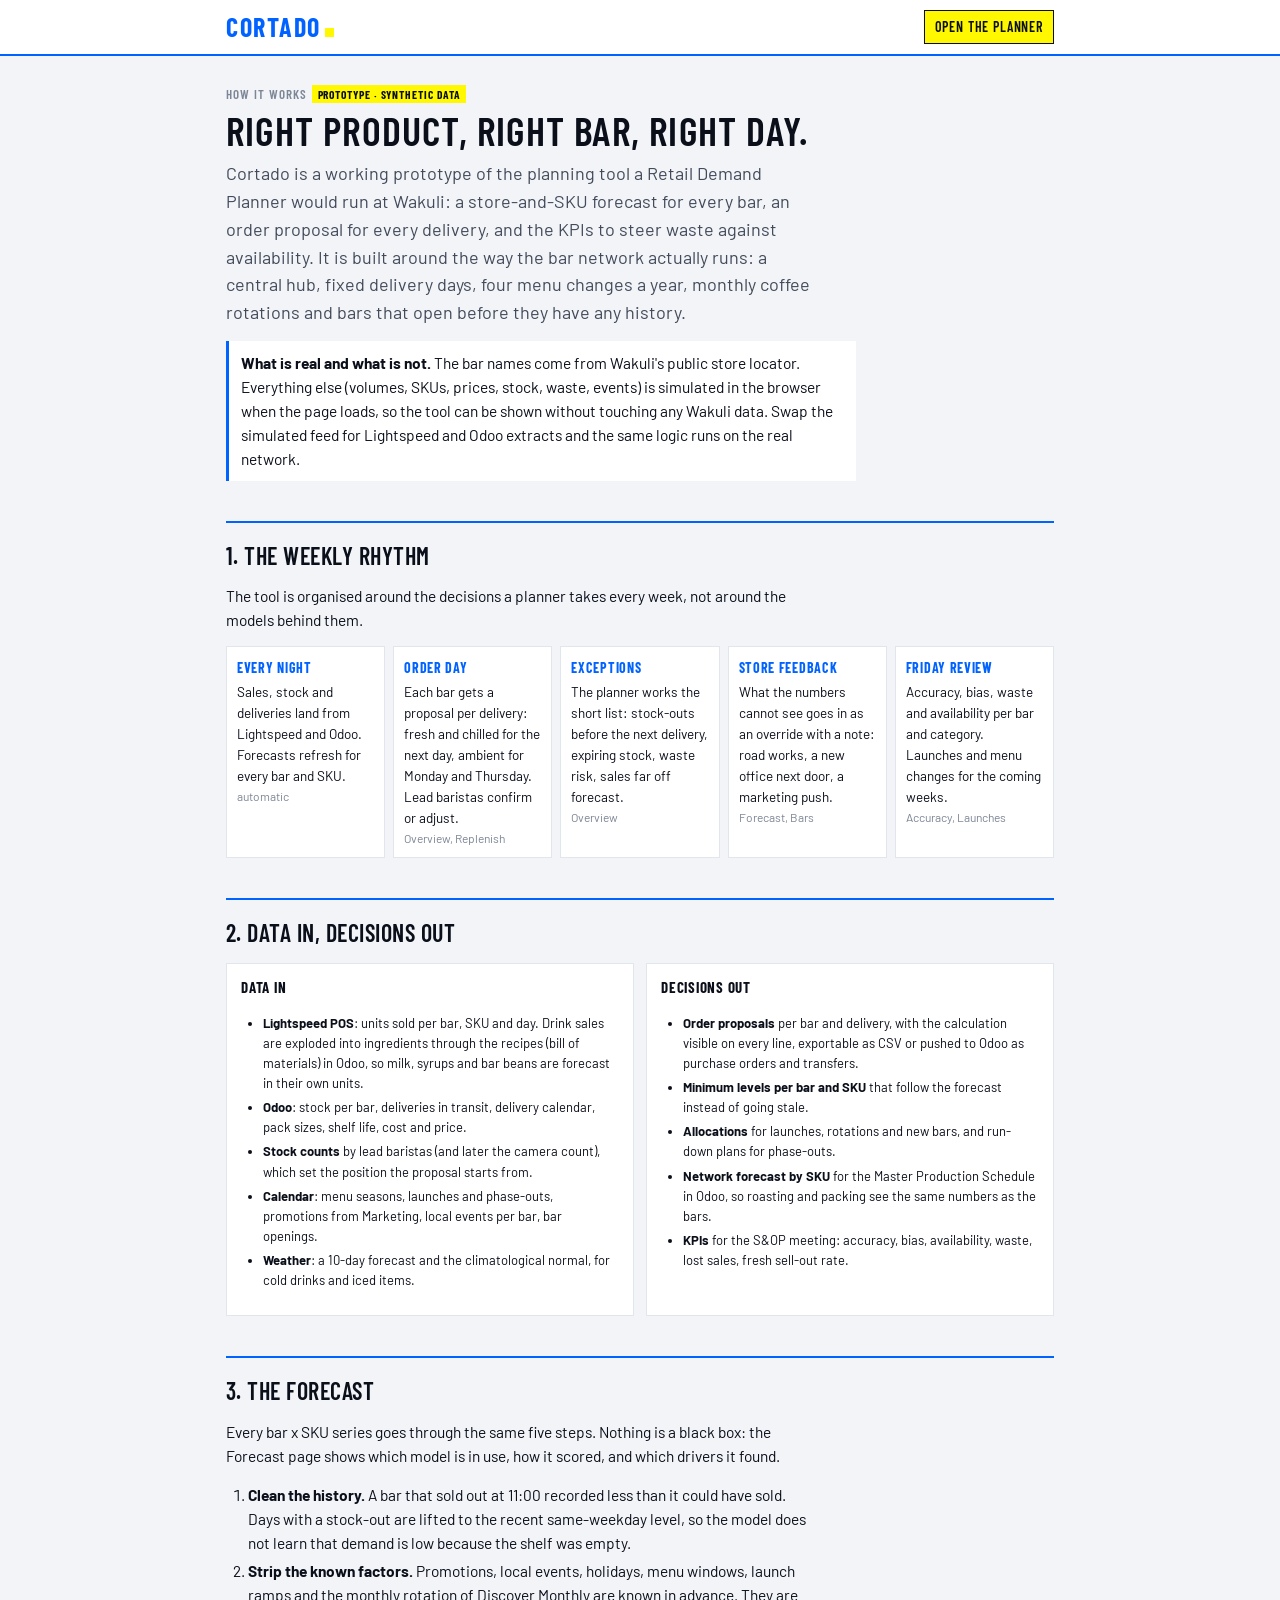
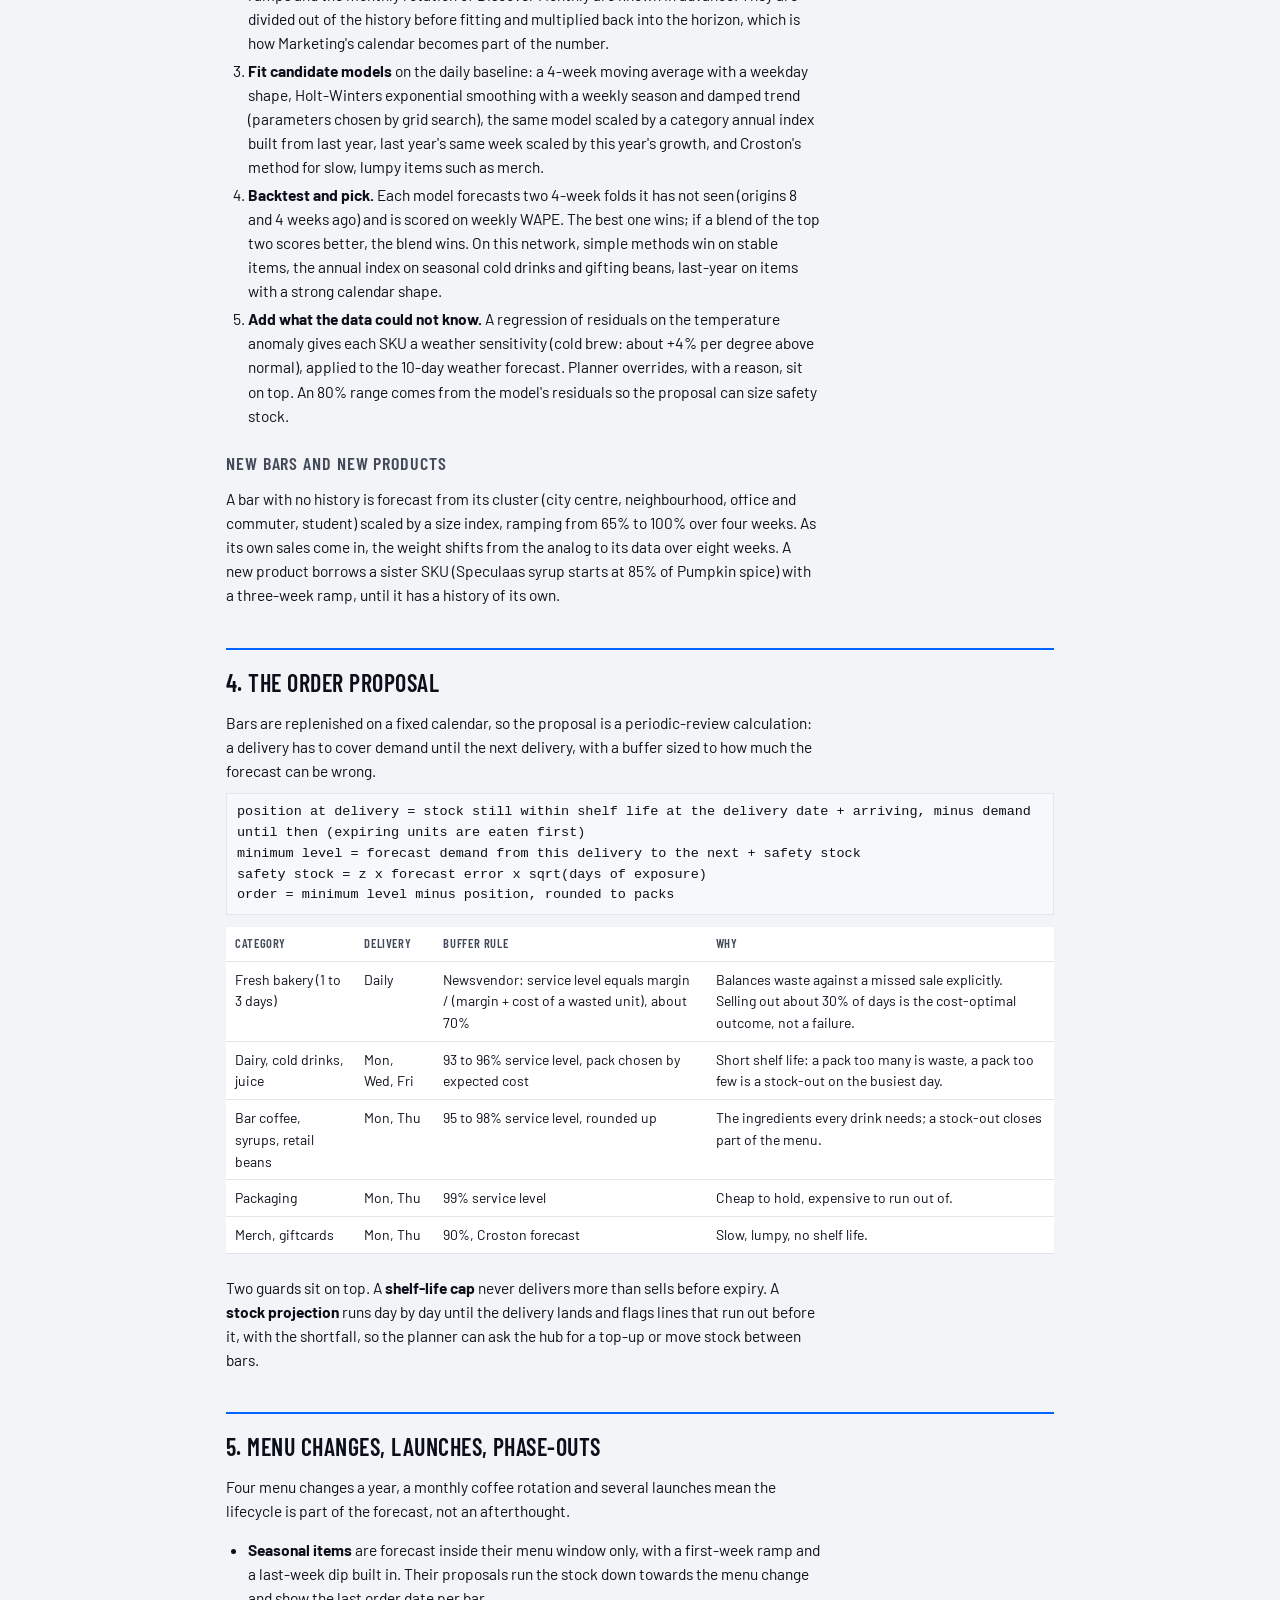
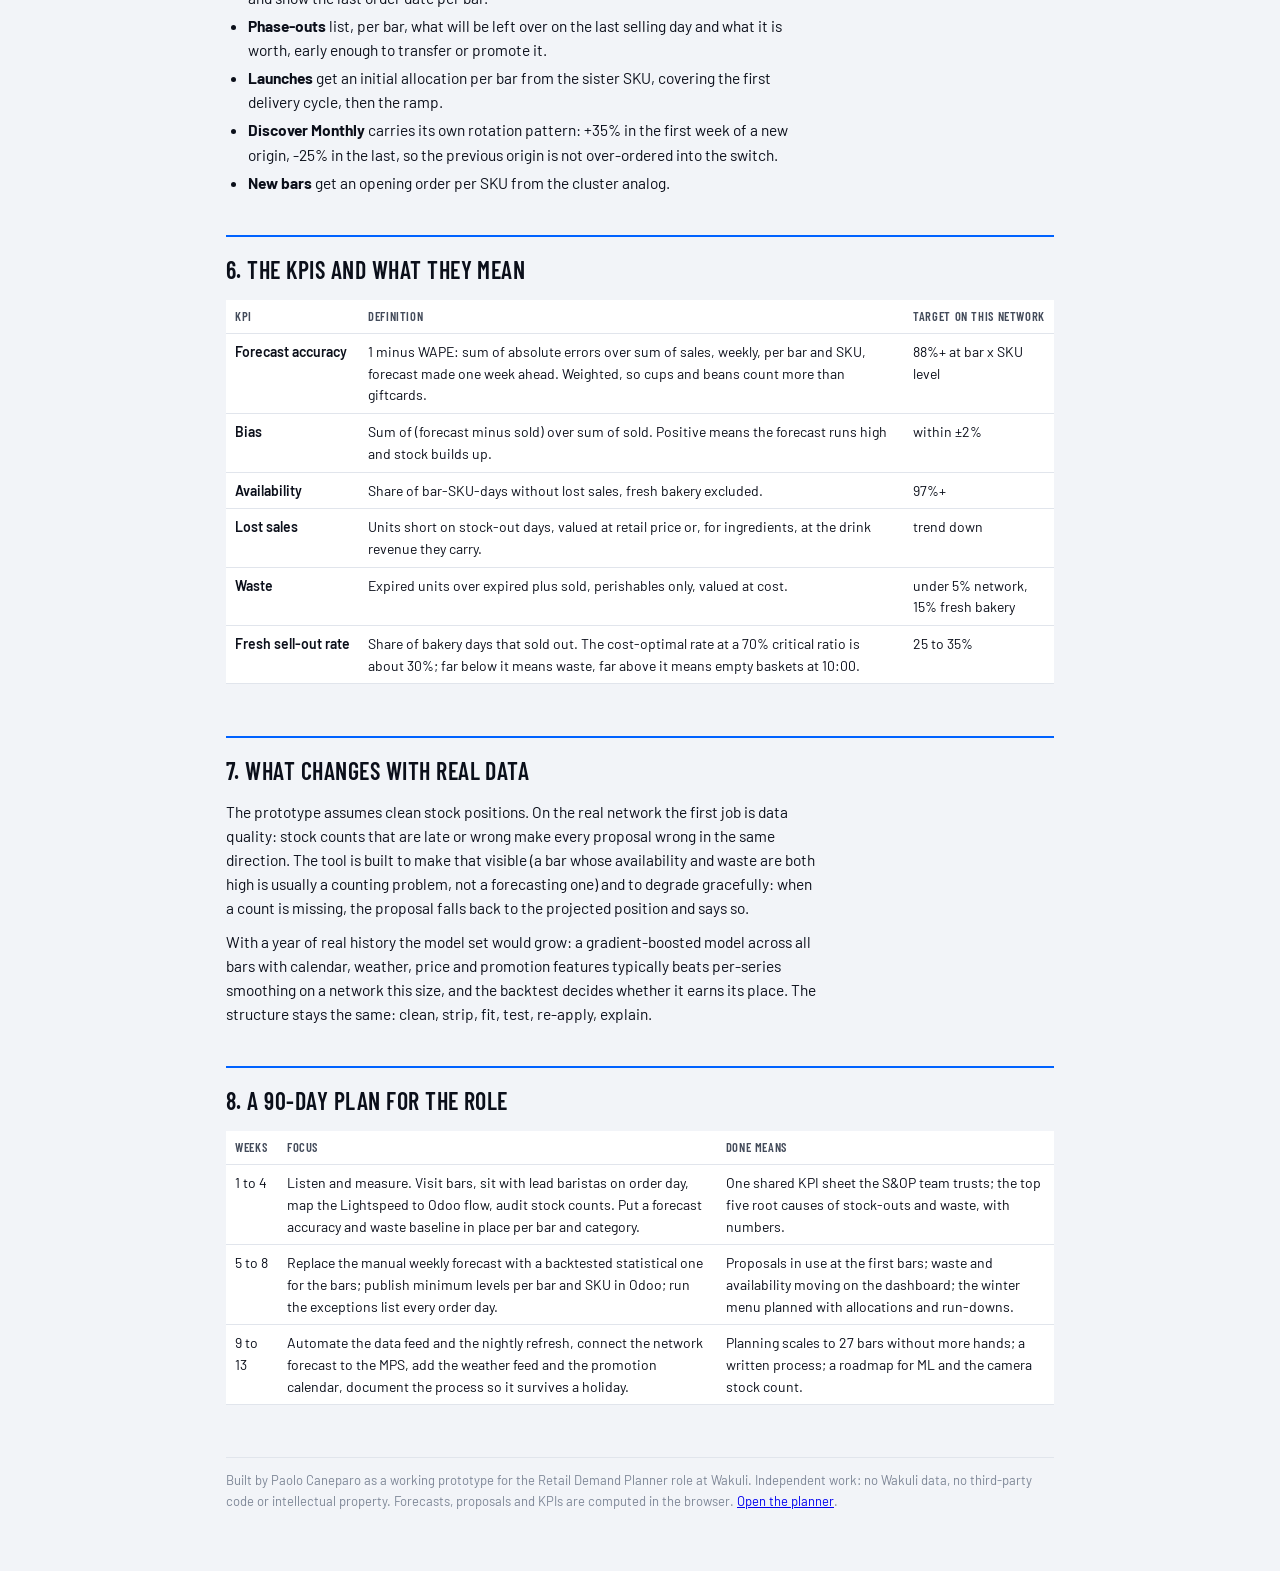
<file: how-it-works.html>
<!doctype html>
<html lang="en">
<head>
<meta charset="utf-8">
<meta name="viewport" content="width=device-width, initial-scale=1, viewport-fit=cover">
<meta name="color-scheme" content="light dark">
<title>How Cortado Works</title>
<link rel="preconnect" href="https://fonts.googleapis.com"><link rel="preconnect" href="https://fonts.gstatic.com" crossorigin>
<link rel="stylesheet" href="https://fonts.googleapis.com/css2?family=Barlow+Condensed:wght@600;700&family=Barlow:wght@400;500;600&display=swap">
<style>
/* Layout: a readable single column with the app's tokens; condensed caps for headings, blue accent, yellow only on the one call to action. */
:root{--bg:#F2F4F8;--surface:#FFFFFF;--surface-2:#F7F8FB;--ink:#0B0F1A;--ink-2:#434B5A;--muted:#7D8696;--line:#E1E5EC;--accent:#0062FF;--accent-soft:#E5EEFF;--highlight:#FFF800;--highlight-ink:#0B0F1A;--good:#118A46;--warn:#C27A00;--crit:#D7263D;
--font-display:"Barlow Condensed","Arial Narrow","Helvetica Neue",Arial,sans-serif;--font-body:"Barlow","Helvetica Neue",Arial,sans-serif}
@media (prefers-color-scheme:dark){:root:not([data-theme="light"]){--bg:#0E121B;--surface:#161B26;--surface-2:#1C2230;--ink:#EEF1F6;--ink-2:#C0C7D3;--muted:#8792A3;--line:#273040;--accent:#4D8DFF;--accent-soft:#1A2B4D;--good:#2FBF71;--warn:#F2A71B;--crit:#FF5A6E;color-scheme:dark}}
:root[data-theme="dark"]{--bg:#0E121B;--surface:#161B26;--surface-2:#1C2230;--ink:#EEF1F6;--ink-2:#C0C7D3;--muted:#8792A3;--line:#273040;--accent:#4D8DFF;--accent-soft:#1A2B4D;--good:#2FBF71;--warn:#F2A71B;--crit:#FF5A6E;color-scheme:dark}
*{box-sizing:border-box}
body{margin:0;background:var(--bg);color:var(--ink);font-family:var(--font-body);font-size:15.5px;line-height:1.55;-webkit-font-smoothing:antialiased}
body::before{content:"";position:fixed;inset:0 0 auto;height:env(safe-area-inset-top,0px);z-index:10;background:var(--surface)}
.top{background:var(--surface);border-bottom:2px solid var(--accent);position:sticky;top:env(safe-area-inset-top,0px);z-index:9}
.wrap{max-width:860px;margin:0 auto;padding-left:max(16px,env(safe-area-inset-left,0px));padding-right:max(16px,env(safe-area-inset-right,0px))}
.top .wrap{display:flex;align-items:center;justify-content:space-between;gap:12px;padding-block:10px;flex-wrap:wrap}
.logo{font-family:var(--font-display);font-weight:700;font-size:26px;letter-spacing:.06em;color:var(--accent);text-transform:uppercase;line-height:1;text-decoration:none}
.logo i{display:inline-block;width:9px;height:9px;background:var(--highlight);margin-left:4px}
.back{font-family:var(--font-display);text-transform:uppercase;letter-spacing:.06em;font-size:14px;font-weight:600;border:1.5px solid var(--accent);padding:5px 10px;text-decoration:none;color:var(--accent)}
.back.primary{background:var(--highlight);color:var(--highlight-ink);border-color:var(--highlight-ink)}
main.wrap{padding-block:28px 60px}
h1,h2,h3{font-family:var(--font-display);font-weight:600;margin:0;text-wrap:balance;letter-spacing:.02em}
h1{font-size:40px;text-transform:uppercase;line-height:1;letter-spacing:.03em}
h2{font-size:24px;text-transform:uppercase;margin-top:40px;padding-top:14px;border-top:2px solid var(--accent)}
h3{font-size:18px;margin-top:22px;text-transform:uppercase;letter-spacing:.05em;color:var(--ink-2)}
p{margin:10px 0;max-width:66ch}
.lead{font-size:18px;color:var(--ink-2);max-width:60ch}
ul,ol{max-width:66ch;padding-left:22px} li{margin:4px 0}
.eyebrow{font-family:var(--font-display);text-transform:uppercase;letter-spacing:.08em;font-size:13px;color:var(--muted);font-weight:600;margin-bottom:6px}
table{border-collapse:collapse;width:100%;font-size:14px;margin:12px 0;background:var(--surface)}
th{font-family:var(--font-display);text-transform:uppercase;letter-spacing:.05em;font-size:12.5px;color:var(--ink-2);text-align:left;padding:7px 9px;border-bottom:1.5px solid var(--line);font-weight:600;vertical-align:bottom}
td{padding:7px 9px;border-bottom:1px solid var(--line);vertical-align:top}
.scroll{overflow-x:auto}
.flow{display:grid;grid-template-columns:repeat(5,minmax(0,1fr));gap:8px;margin:14px 0}
.flow div{background:var(--surface);border:1px solid var(--line);padding:10px 10px;font-size:13.5px;min-width:0}
.flow b{display:block;font-family:var(--font-display);text-transform:uppercase;letter-spacing:.05em;font-size:14px;color:var(--accent);margin-bottom:3px}
.flow small{color:var(--muted);display:block;font-size:12px}
.note{background:var(--surface);border-left:3px solid var(--accent);padding:10px 12px;margin:14px 0;max-width:70ch}
.grid2{display:grid;grid-template-columns:repeat(2,minmax(0,1fr));gap:12px;margin:12px 0}
.card{background:var(--surface);border:1px solid var(--line);padding:12px 14px;min-width:0}
.card b.t{display:block;font-family:var(--font-display);text-transform:uppercase;letter-spacing:.05em;font-size:15px;margin-bottom:4px}
.formula{font-family:ui-monospace,SFMono-Regular,Menlo,monospace;font-size:13.5px;background:var(--surface-2);padding:8px 10px;border:1px solid var(--line);overflow-x:auto;max-width:100%}
.muted{color:var(--muted)} .small{font-size:13px}
.kpi-def td:first-child{font-weight:600;white-space:nowrap}
.tag{display:inline-block;font-family:var(--font-display);text-transform:uppercase;letter-spacing:.06em;font-size:11.5px;background:var(--accent-soft);color:var(--accent);padding:1px 6px;font-weight:600;margin-left:6px;vertical-align:middle}
.badge{font-family:var(--font-display);text-transform:uppercase;letter-spacing:.08em;font-size:11.5px;background:var(--highlight);color:var(--highlight-ink);padding:2px 6px;font-weight:700}
footer{color:var(--muted);font-size:13px;margin-top:40px;border-top:1px solid var(--line);padding-top:12px}
@media (max-width:760px){.flow{grid-template-columns:repeat(2,minmax(0,1fr))}.grid2{grid-template-columns:1fr}h1{font-size:32px}}
</style>
</head>
<body>
<header class="top"><div class="wrap"><a class="logo" href="index.html" data-app>Cortado<i></i></a><a class="back primary" href="index.html" data-app>Open the planner</a></div></header>
<main class="wrap">
<div class="eyebrow">How it works <span class="badge">prototype · synthetic data</span></div>
<h1>Right product, right bar, right day.</h1>
<p class="lead">Cortado is a working prototype of the planning tool a Retail Demand Planner would run at Wakuli: a store-and-SKU forecast for every bar, an order proposal for every delivery, and the KPIs to steer waste against availability. It is built around the way the bar network actually runs: a central hub, fixed delivery days, four menu changes a year, monthly coffee rotations and bars that open before they have any history.</p>
<div class="note"><b>What is real and what is not.</b> The bar names come from Wakuli's public store locator. Everything else (volumes, SKUs, prices, stock, waste, events) is simulated in the browser when the page loads, so the tool can be shown without touching any Wakuli data. Swap the simulated feed for Lightspeed and Odoo extracts and the same logic runs on the real network.</div>

<h2>1. The weekly rhythm</h2>
<p>The tool is organised around the decisions a planner takes every week, not around the models behind them.</p>
<div class="flow">
<div><b>Every night</b>Sales, stock and deliveries land from Lightspeed and Odoo. Forecasts refresh for every bar and SKU.<small>automatic</small></div>
<div><b>Order day</b>Each bar gets a proposal per delivery: fresh and chilled for the next day, ambient for Monday and Thursday. Lead baristas confirm or adjust.<small>Overview, Replenish</small></div>
<div><b>Exceptions</b>The planner works the short list: stock-outs before the next delivery, expiring stock, waste risk, sales far off forecast.<small>Overview</small></div>
<div><b>Store feedback</b>What the numbers cannot see goes in as an override with a note: road works, a new office next door, a marketing push.<small>Forecast, Bars</small></div>
<div><b>Friday review</b>Accuracy, bias, waste and availability per bar and category. Launches and menu changes for the coming weeks.<small>Accuracy, Launches</small></div>
</div>

<h2>2. Data in, decisions out</h2>
<div class="grid2">
<div class="card"><b class="t">Data in</b>
<ul class="small">
<li><b>Lightspeed POS</b>: units sold per bar, SKU and day. Drink sales are exploded into ingredients through the recipes (bill of materials) in Odoo, so milk, syrups and bar beans are forecast in their own units.</li>
<li><b>Odoo</b>: stock per bar, deliveries in transit, delivery calendar, pack sizes, shelf life, cost and price.</li>
<li><b>Stock counts</b> by lead baristas (and later the camera count), which set the position the proposal starts from.</li>
<li><b>Calendar</b>: menu seasons, launches and phase-outs, promotions from Marketing, local events per bar, bar openings.</li>
<li><b>Weather</b>: a 10-day forecast and the climatological normal, for cold drinks and iced items.</li>
</ul></div>
<div class="card"><b class="t">Decisions out</b>
<ul class="small">
<li><b>Order proposals</b> per bar and delivery, with the calculation visible on every line, exportable as CSV or pushed to Odoo as purchase orders and transfers.</li>
<li><b>Minimum levels per bar and SKU</b> that follow the forecast instead of going stale.</li>
<li><b>Allocations</b> for launches, rotations and new bars, and run-down plans for phase-outs.</li>
<li><b>Network forecast by SKU</b> for the Master Production Schedule in Odoo, so roasting and packing see the same numbers as the bars.</li>
<li><b>KPIs</b> for the S&amp;OP meeting: accuracy, bias, availability, waste, lost sales, fresh sell-out rate.</li>
</ul></div>
</div>

<h2>3. The forecast</h2>
<p>Every bar x SKU series goes through the same five steps. Nothing is a black box: the Forecast page shows which model is in use, how it scored, and which drivers it found.</p>
<ol>
<li><b>Clean the history.</b> A bar that sold out at 11:00 recorded less than it could have sold. Days with a stock-out are lifted to the recent same-weekday level, so the model does not learn that demand is low because the shelf was empty.</li>
<li><b>Strip the known factors.</b> Promotions, local events, holidays, menu windows, launch ramps and the monthly rotation of Discover Monthly are known in advance. They are divided out of the history before fitting and multiplied back into the horizon, which is how Marketing's calendar becomes part of the number.</li>
<li><b>Fit candidate models</b> on the daily baseline: a 4-week moving average with a weekday shape, Holt-Winters exponential smoothing with a weekly season and damped trend (parameters chosen by grid search), the same model scaled by a category annual index built from last year, last year's same week scaled by this year's growth, and Croston's method for slow, lumpy items such as merch.</li>
<li><b>Backtest and pick.</b> Each model forecasts two 4-week folds it has not seen (origins 8 and 4 weeks ago) and is scored on weekly WAPE. The best one wins; if a blend of the top two scores better, the blend wins. On this network, simple methods win on stable items, the annual index on seasonal cold drinks and gifting beans, last-year on items with a strong calendar shape.</li>
<li><b>Add what the data could not know.</b> A regression of residuals on the temperature anomaly gives each SKU a weather sensitivity (cold brew: about +4% per degree above normal), applied to the 10-day weather forecast. Planner overrides, with a reason, sit on top. An 80% range comes from the model's residuals so the proposal can size safety stock.</li>
</ol>
<h3>New bars and new products</h3>
<p>A bar with no history is forecast from its cluster (city centre, neighbourhood, office and commuter, student) scaled by a size index, ramping from 65% to 100% over four weeks. As its own sales come in, the weight shifts from the analog to its data over eight weeks. A new product borrows a sister SKU (Speculaas syrup starts at 85% of Pumpkin spice) with a three-week ramp, until it has a history of its own.</p>

<h2>4. The order proposal</h2>
<p>Bars are replenished on a fixed calendar, so the proposal is a periodic-review calculation: a delivery has to cover demand until the next delivery, with a buffer sized to how much the forecast can be wrong.</p>
<div class="formula">position at delivery = stock still within shelf life at the delivery date + arriving, minus demand until then (expiring units are eaten first)<br>minimum level = forecast demand from this delivery to the next + safety stock<br>safety stock = z x forecast error x sqrt(days of exposure)<br>order = minimum level minus position, rounded to packs</div>
<div class="scroll"><table>
<tr><th>Category</th><th>Delivery</th><th>Buffer rule</th><th>Why</th></tr>
<tr><td>Fresh bakery (1 to 3 days)</td><td>Daily</td><td>Newsvendor: service level equals margin / (margin + cost of a wasted unit), about 70%</td><td>Balances waste against a missed sale explicitly. Selling out about 30% of days is the cost-optimal outcome, not a failure.</td></tr>
<tr><td>Dairy, cold drinks, juice</td><td>Mon, Wed, Fri</td><td>93 to 96% service level, pack chosen by expected cost</td><td>Short shelf life: a pack too many is waste, a pack too few is a stock-out on the busiest day.</td></tr>
<tr><td>Bar coffee, syrups, retail beans</td><td>Mon, Thu</td><td>95 to 98% service level, rounded up</td><td>The ingredients every drink needs; a stock-out closes part of the menu.</td></tr>
<tr><td>Packaging</td><td>Mon, Thu</td><td>99% service level</td><td>Cheap to hold, expensive to run out of.</td></tr>
<tr><td>Merch, giftcards</td><td>Mon, Thu</td><td>90%, Croston forecast</td><td>Slow, lumpy, no shelf life.</td></tr>
</table></div>
<p>Two guards sit on top. A <b>shelf-life cap</b> never delivers more than sells before expiry. A <b>stock projection</b> runs day by day until the delivery lands and flags lines that run out before it, with the shortfall, so the planner can ask the hub for a top-up or move stock between bars.</p>

<h2>5. Menu changes, launches, phase-outs</h2>
<p>Four menu changes a year, a monthly coffee rotation and several launches mean the lifecycle is part of the forecast, not an afterthought.</p>
<ul>
<li><b>Seasonal items</b> are forecast inside their menu window only, with a first-week ramp and a last-week dip built in. Their proposals run the stock down towards the menu change and show the last order date per bar.</li>
<li><b>Phase-outs</b> list, per bar, what will be left over on the last selling day and what it is worth, early enough to transfer or promote it.</li>
<li><b>Launches</b> get an initial allocation per bar from the sister SKU, covering the first delivery cycle, then the ramp.</li>
<li><b>Discover Monthly</b> carries its own rotation pattern: +35% in the first week of a new origin, -25% in the last, so the previous origin is not over-ordered into the switch.</li>
<li><b>New bars</b> get an opening order per SKU from the cluster analog.</li>
</ul>

<h2>6. The KPIs and what they mean</h2>
<div class="scroll"><table class="kpi-def">
<tr><th>KPI</th><th>Definition</th><th>Target on this network</th></tr>
<tr><td>Forecast accuracy</td><td>1 minus WAPE: sum of absolute errors over sum of sales, weekly, per bar and SKU, forecast made one week ahead. Weighted, so cups and beans count more than giftcards.</td><td>88%+ at bar x SKU level</td></tr>
<tr><td>Bias</td><td>Sum of (forecast minus sold) over sum of sold. Positive means the forecast runs high and stock builds up.</td><td>within ±2%</td></tr>
<tr><td>Availability</td><td>Share of bar-SKU-days without lost sales, fresh bakery excluded.</td><td>97%+</td></tr>
<tr><td>Lost sales</td><td>Units short on stock-out days, valued at retail price or, for ingredients, at the drink revenue they carry.</td><td>trend down</td></tr>
<tr><td>Waste</td><td>Expired units over expired plus sold, perishables only, valued at cost.</td><td>under 5% network, 15% fresh bakery</td></tr>
<tr><td>Fresh sell-out rate</td><td>Share of bakery days that sold out. The cost-optimal rate at a 70% critical ratio is about 30%; far below it means waste, far above it means empty baskets at 10:00.</td><td>25 to 35%</td></tr>
</table></div>

<h2>7. What changes with real data</h2>
<p>The prototype assumes clean stock positions. On the real network the first job is data quality: stock counts that are late or wrong make every proposal wrong in the same direction. The tool is built to make that visible (a bar whose availability and waste are both high is usually a counting problem, not a forecasting one) and to degrade gracefully: when a count is missing, the proposal falls back to the projected position and says so.</p>
<p>With a year of real history the model set would grow: a gradient-boosted model across all bars with calendar, weather, price and promotion features typically beats per-series smoothing on a network this size, and the backtest decides whether it earns its place. The structure stays the same: clean, strip, fit, test, re-apply, explain.</p>

<h2>8. A 90-day plan for the role</h2>
<div class="scroll"><table>
<tr><th>Weeks</th><th>Focus</th><th>Done means</th></tr>
<tr><td>1 to 4</td><td>Listen and measure. Visit bars, sit with lead baristas on order day, map the Lightspeed to Odoo flow, audit stock counts. Put a forecast accuracy and waste baseline in place per bar and category.</td><td>One shared KPI sheet the S&amp;OP team trusts; the top five root causes of stock-outs and waste, with numbers.</td></tr>
<tr><td>5 to 8</td><td>Replace the manual weekly forecast with a backtested statistical one for the bars; publish minimum levels per bar and SKU in Odoo; run the exceptions list every order day.</td><td>Proposals in use at the first bars; waste and availability moving on the dashboard; the winter menu planned with allocations and run-downs.</td></tr>
<tr><td>9 to 13</td><td>Automate the data feed and the nightly refresh, connect the network forecast to the MPS, add the weather feed and the promotion calendar, document the process so it survives a holiday.</td><td>Planning scales to 27 bars without more hands; a written process; a roadmap for ML and the camera stock count.</td></tr>
</table></div>

<footer>Built by Paolo Caneparo as a working prototype for the Retail Demand Planner role at Wakuli. Independent work: no Wakuli data, no third-party code or intellectual property. Forecasts, proposals and KPIs are computed in the browser. <a href="index.html" data-app>Open the planner</a>.</footer>
</main>
<script>(function(){var APP_URL="https://claude.ai/artifact/PE8WNn7qdnx7bhC2W8UcWr";if(APP_URL&&/claude\.ai$/.test(location.hostname)){document.querySelectorAll("a[data-app]").forEach(function(a){a.href=APP_URL;});}})();</script>
</body>
</html>
</file>
